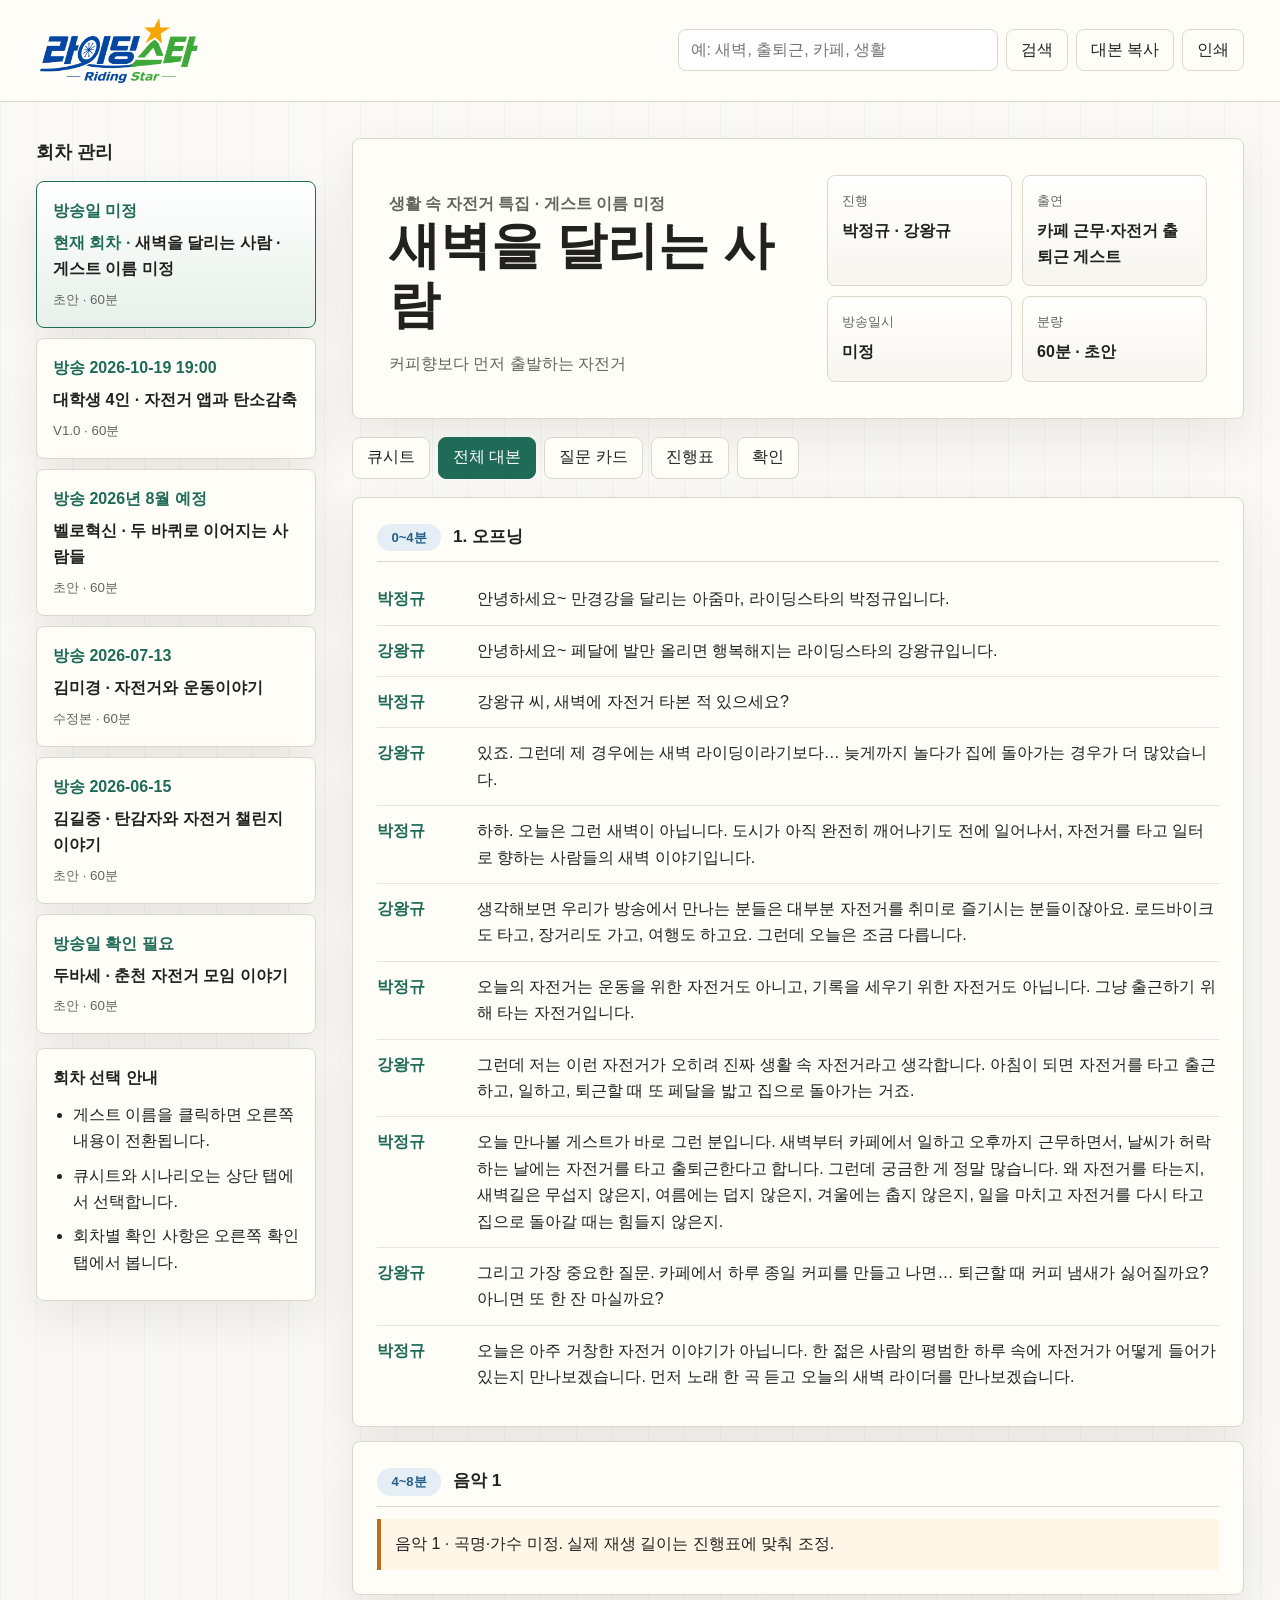
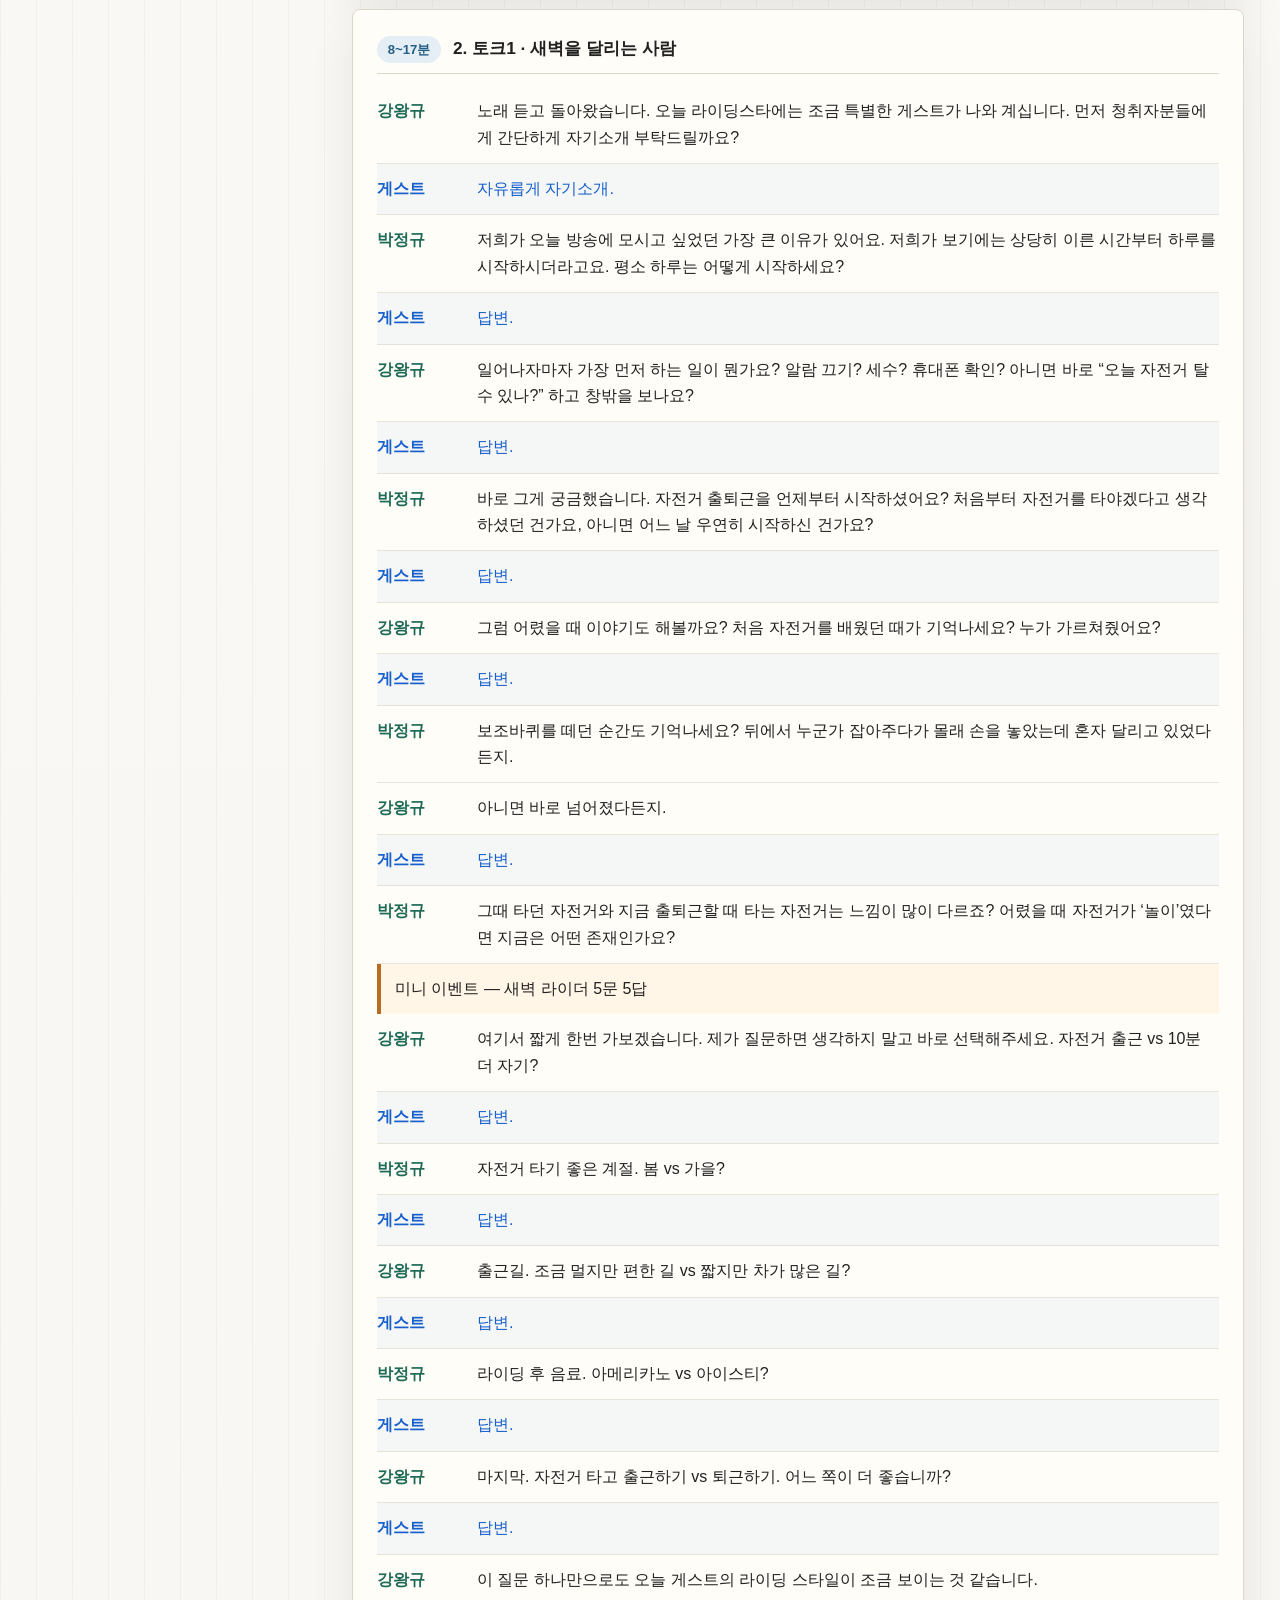
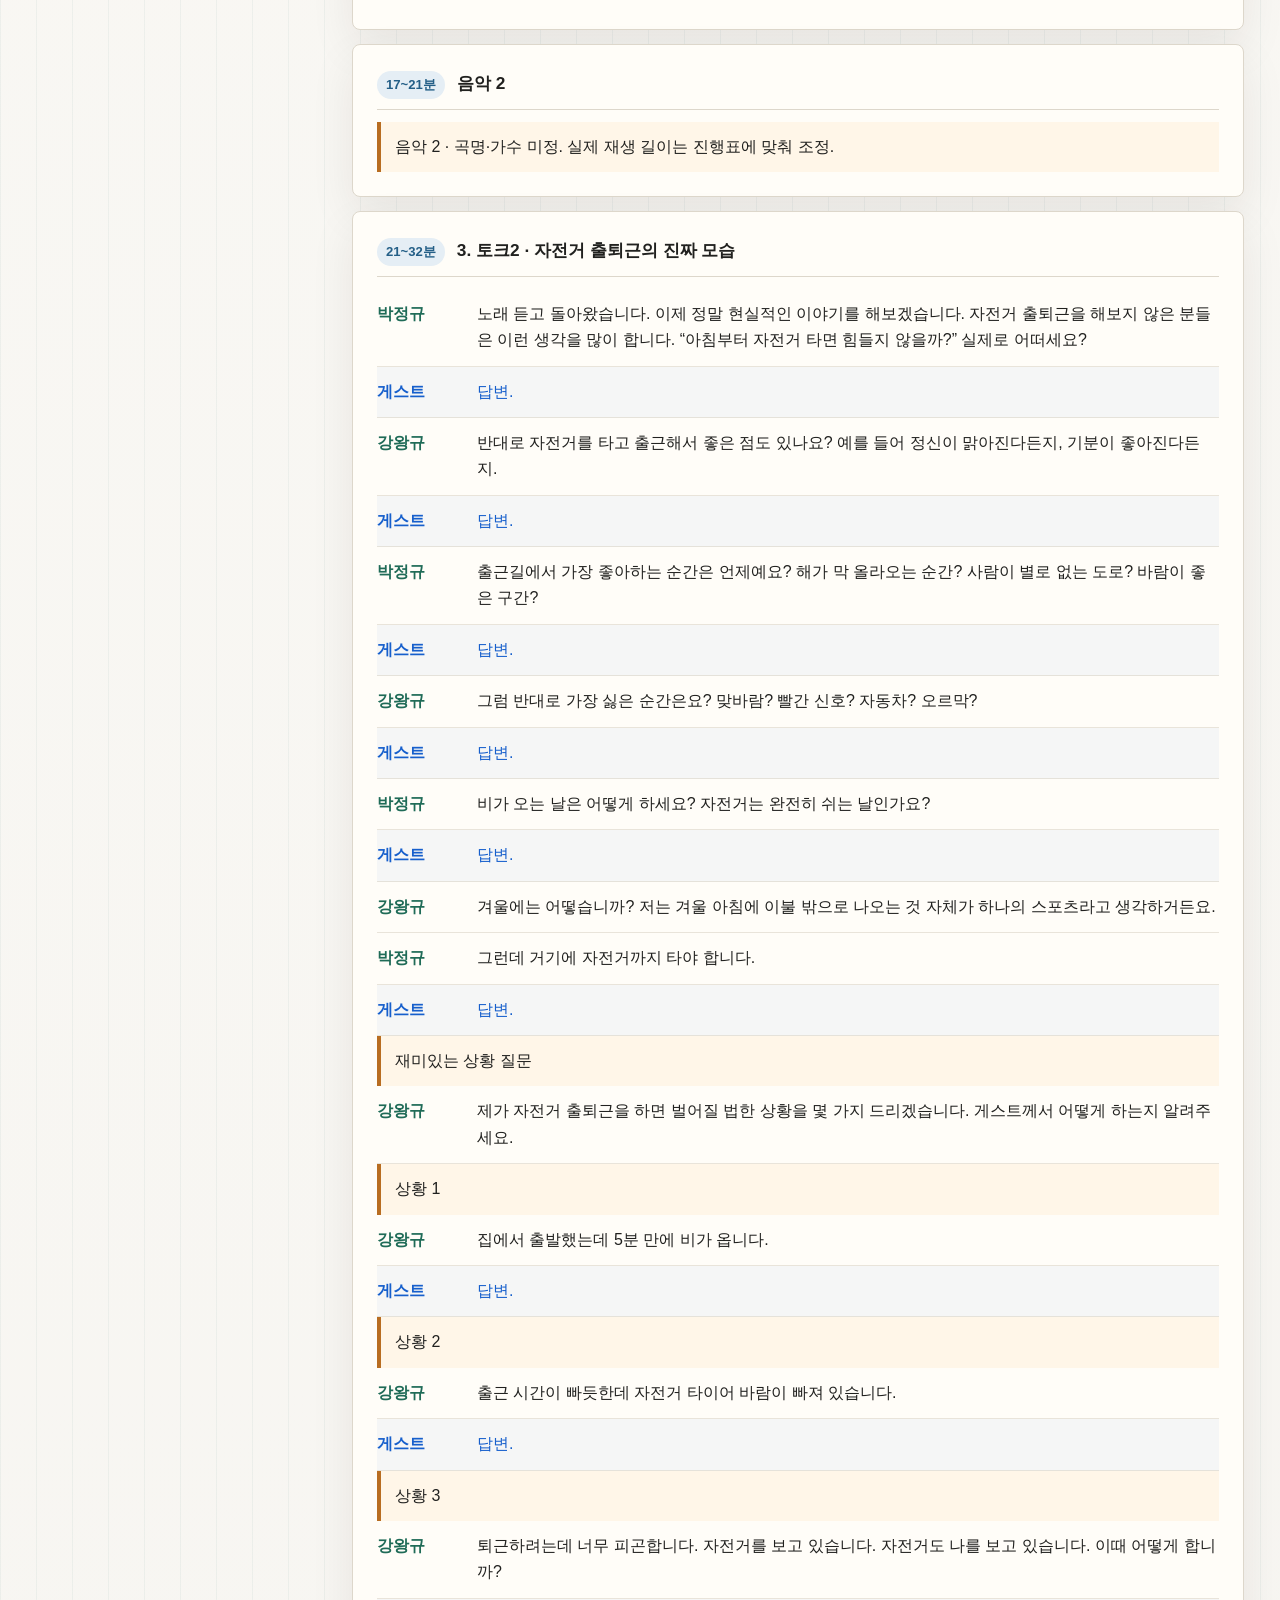
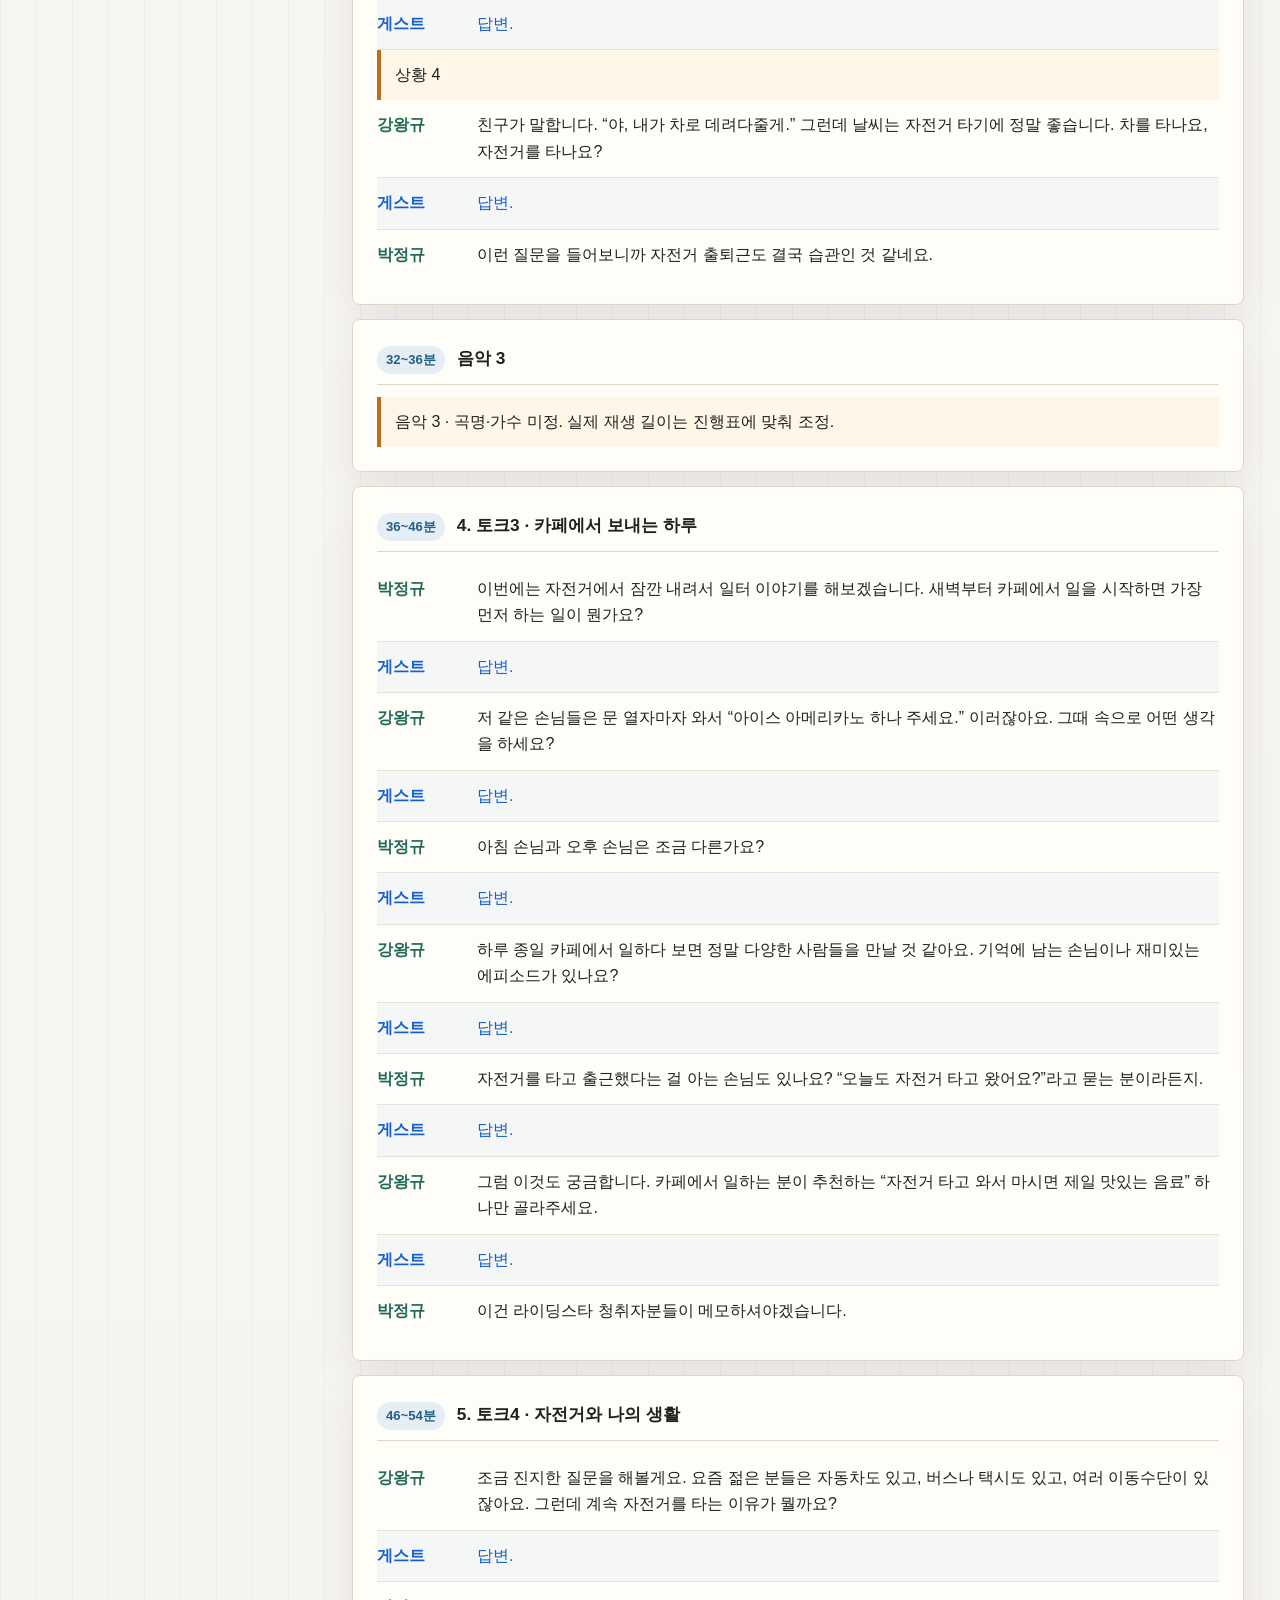
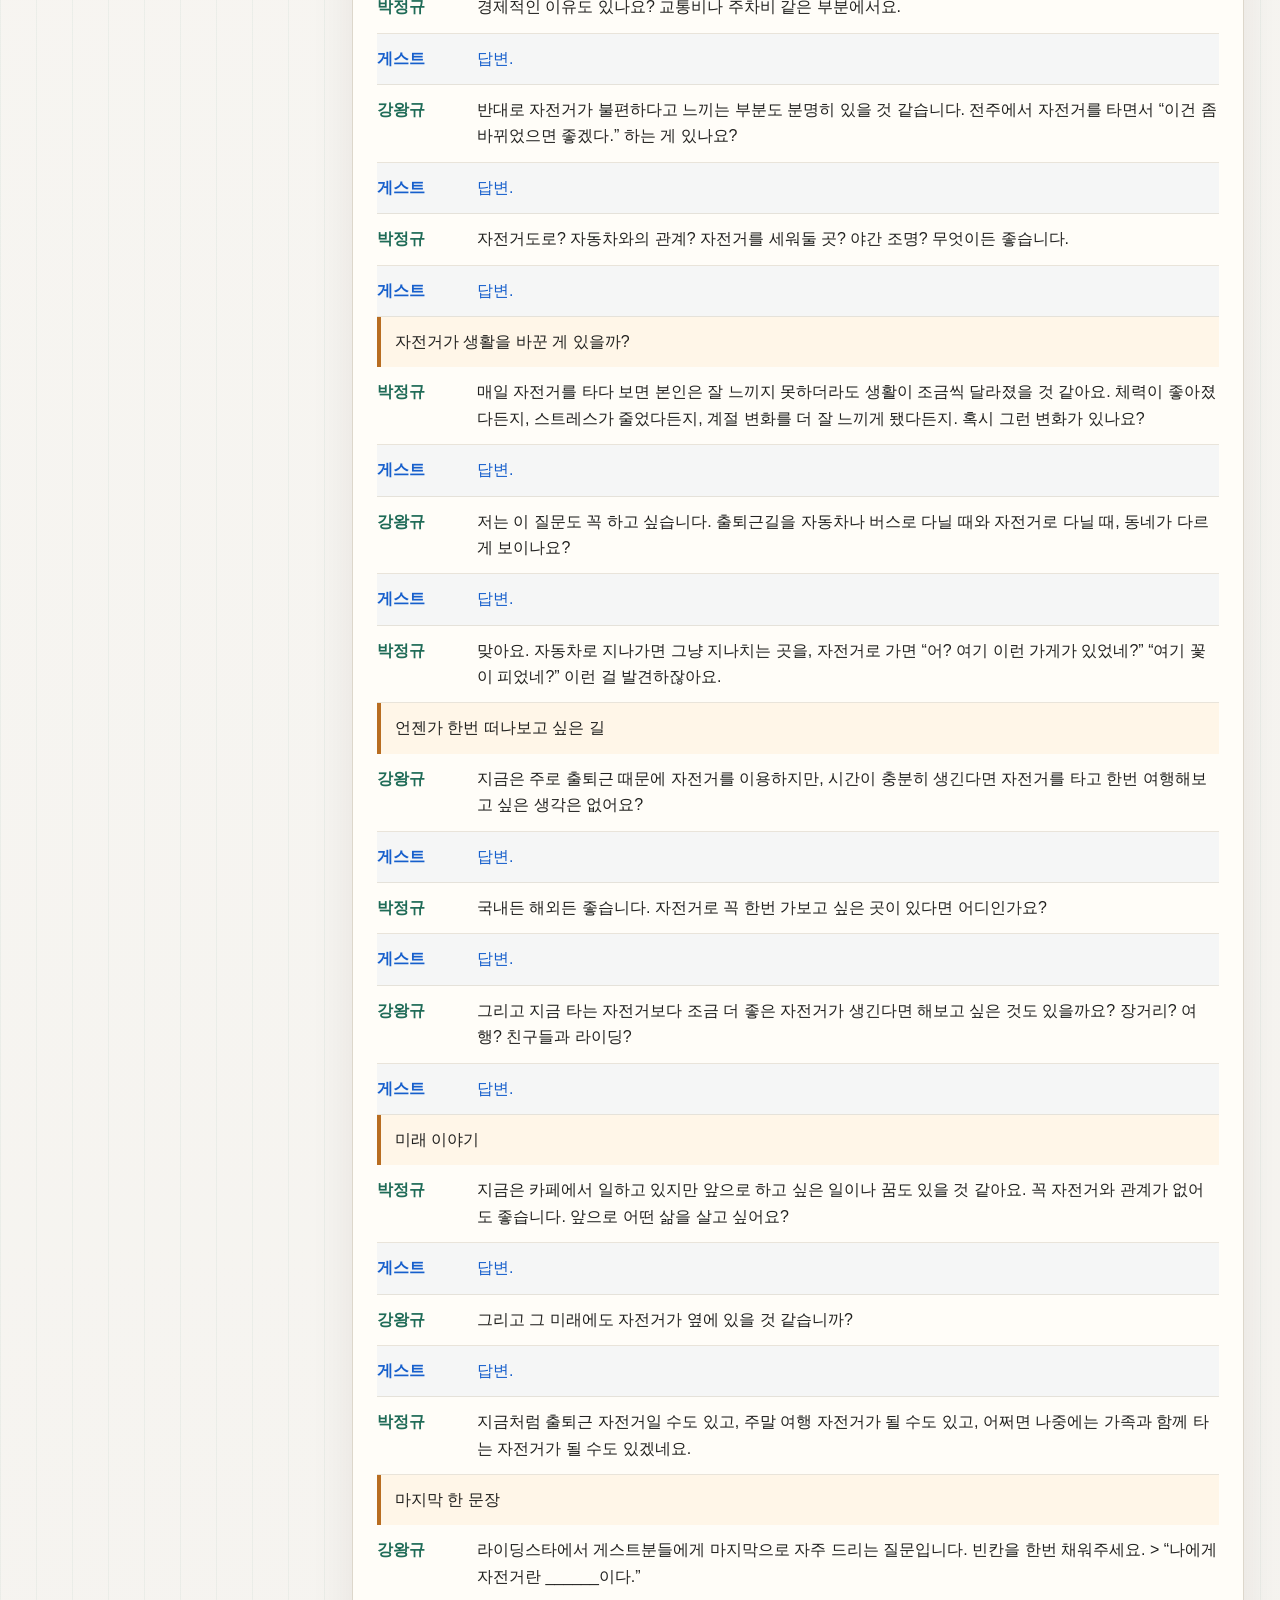
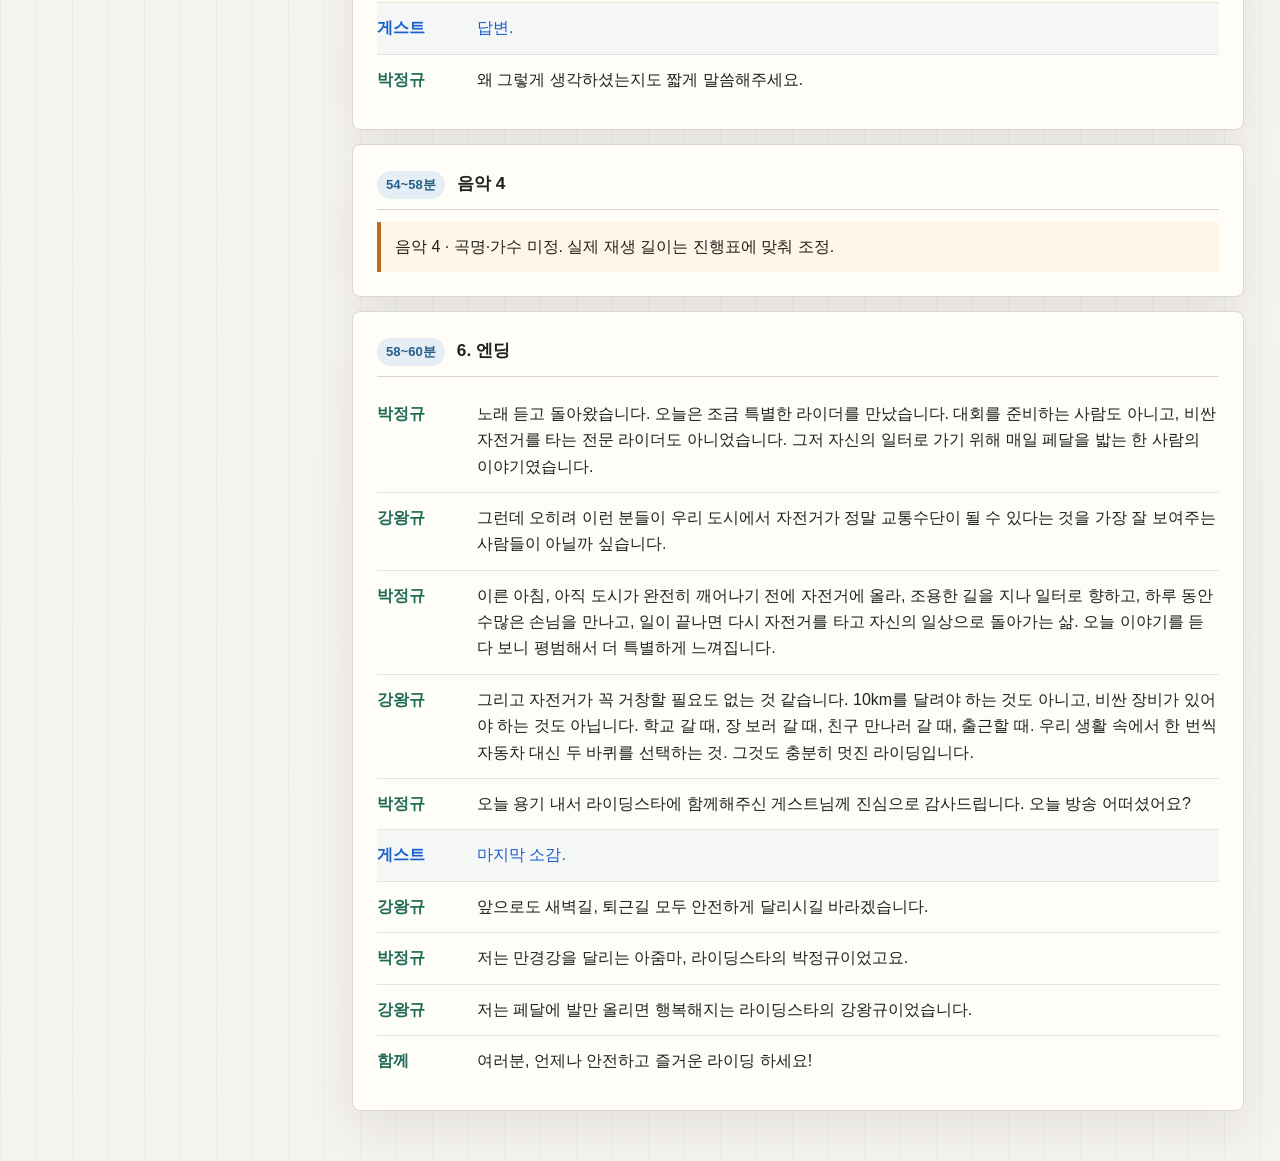
<file: index.html>
<!doctype html>
<html lang="ko">
  <head>
    <meta charset="utf-8" />
    <meta name="viewport" content="width=device-width, initial-scale=1" />
    <title>새벽을 달리는 사람 · 자전거 출퇴근 | 라이딩스타</title>
    <link rel="stylesheet" href="assets/styles.css" />
  </head>
  <body>
    <header class="topbar">
      <a class="brand" href="https://riding-star.vercel.app/" aria-label="Riding-star 메인페이지로 이동">
        <img class="brand-logo" src="assets/riding-star-logo-transparent.png" alt="라이딩스타" width="1152" height="503" />
      </a>
      <div class="toolbar" aria-label="문서 도구">
        <form class="search-form" role="search">
          <label class="search-label" for="script-search">검색</label>
          <div class="search-box">
            <input id="script-search" type="search" placeholder="예: 새벽, 출퇴근, 카페, 생활" />
            <button type="button" id="clear-search" class="search-clear" aria-label="검색어 지우기" hidden>×</button>
          </div>
          <button type="submit" id="search-submit">검색</button>
        </form>
        <button type="button" id="episode-menu-toggle" class="episode-menu-toggle" aria-controls="episode-panel" aria-expanded="false">회차 관리</button>
        <button type="button" id="copy-script">대본 복사</button>
        <button type="button" id="print-page">인쇄</button>
      </div>
    </header>

    <div class="layout">
            <aside class="sidebar" id="episode-panel" aria-label="회차 목록">
        <div class="sidebar-head">
          <h1>회차 관리</h1>
          <button type="button" id="episode-menu-close" class="sidebar-close" aria-label="회차 관리 닫기">×</button>
        </div>
        <a class="episode episode-switch current" href="index.html#script-view" data-episode-key="dawn" data-search-placeholder="예: 새벽, 출퇴근, 카페, 생활" aria-current="page">
          <span>방송일 미정</span>
          <strong>새벽을 달리는 사람 · 게스트 이름 미정</strong>
          <small>초안 · 60분</small>
        </a>
        <a class="episode episode-switch" href="student-bike-app.html#script-view" data-episode-key="students" data-search-placeholder="예: 대학생, 자전거 앱, 탄소감축, GPS">
          <span>방송 2026-10-19 19:00</span>
          <strong>대학생 4인 · 자전거 앱과 탄소감축</strong>
          <small>V1.0 · 60분</small>
        </a>
        <a class="episode episode-switch" href="velo-hyeoksin.html#script-view" data-episode-key="velo" data-search-placeholder="예: 벨로혁신, 부회장, 총무, 만경강">
          <span>방송 2026년 8월 예정</span>
          <strong>벨로혁신 · 두 바퀴로 이어지는 사람들</strong>
          <small>초안 · 60분</small>
        </a>
        <a class="episode episode-switch" href="kim-mikyung.html#script-view" data-episode-key="mikyung" data-search-placeholder="예: 장거리, 마라톤, 축구">
          <span>방송 2026-07-13</span>
          <strong>김미경 · 자전거와 운동이야기</strong>
          <small>수정본 · 60분</small>
        </a>
        <a class="episode episode-switch" href="tangamja.html#script-view" data-episode-key="giljung" data-search-placeholder="예: 탄감자, 보물찾기, 초여름">
          <span>방송 2026-06-15</span>
          <strong>김길중 · 탄감자와 자전거 챌린지 이야기</strong>
          <small>초안 · 60분</small>
        </a>
        <a class="episode episode-switch" href="dubase.html#script-view" data-episode-key="dubase" data-search-placeholder="예: 두바세, 춘천, 라이딩 문화">
          <span>방송일 확인 필요</span>
          <strong>두바세 · 춘천 자전거 모임 이야기</strong>
          <small>초안 · 60분</small>
        </a>
        <div class="sidebar-note">
          <strong>회차 선택 안내</strong>
          <ul>
            <li>게스트 이름을 클릭하면 오른쪽 내용이 전환됩니다.</li>
            <li>큐시트와 시나리오는 상단 탭에서 선택합니다.</li>
            <li>회차별 확인 사항은 오른쪽 확인 탭에서 봅니다.</li>
          </ul>
        </div>
      </aside>

      <main class="content">
        <section class="summary" aria-labelledby="page-title">
          <div>
            <p class="eyebrow">생활 속 자전거 특집 · 게스트 이름 미정</p>
            <h2 id="page-title">새벽을 달리는 사람</h2>
            <p>커피향보다 먼저 출발하는 자전거</p>
          </div>
          <dl class="meta-grid">
            <div><dt>진행</dt><dd>박정규 · 강왕규</dd></div>
            <div><dt>출연</dt><dd>카페 근무·자전거 출퇴근 게스트</dd></div>
            <div><dt>방송일시</dt><dd>미정</dd></div>
            <div><dt>분량</dt><dd>60분 · 초안</dd></div>
          </dl>
        </section>

        <nav class="tabs" aria-label="보기 전환">
          <button type="button" data-view="cue-view">큐시트</button>
          <button type="button" class="active" data-view="script-view">전체 대본</button>
          <button type="button" data-view="questions-view">질문 카드</button>
          <button type="button" data-view="run-view">진행표</button>
          <button type="button" data-view="check-view">확인</button>
        </nav>

        <section id="cue-view" class="view cue-view" aria-label="큐시트" hidden>
          <article class="cue-sheet">
            <header class="cue-title">
              <h3>[큐시트] 새벽을 달리는 사람</h3>
              <p>전주공동체라디오 <strong>93.5MHz</strong></p>
            </header>
            <table class="cue-meta" aria-label="큐시트 기본 정보">
              <tbody>
                <tr><th>프로그램명</th><td>라이딩스타 · 커피향보다 먼저 출발하는 자전거</td></tr>
                <tr><th>진행</th><td>박정규, 강왕규</td></tr>
                <tr><th>출연</th><td><span class="guest-name">카페에서 근무하며 자전거로 출퇴근하는 게스트(이름 미정)</span></td></tr>
                <tr><th>녹음장소</th><td>미정</td></tr>
                <tr><th>녹음일시</th><td>미정</td></tr>
                <tr><th>방송일시</th><td>미정</td></tr>
              </tbody>
            </table>
            <table class="cue-table" aria-label="큐시트 진행 흐름">
              <thead><tr><th>구성</th><th>시간</th><th>세부사항</th><th>출연</th></tr></thead>
              <tbody>
                <tr>
                  <td><strong>1. 오프닝</strong><small>커피향보다 먼저 출발하는 자전거</small></td>
                  <td>0~4분<br /><span>(4')</span></td>
                  <td><ul><li>시그널 뮤직과 진행자 인사</li><li>기록보다 생활 속 자전거 이야기</li></ul></td>
                  <td>진행자</td>
                </tr>
                <tr>
                  <td><strong>음악 1</strong><small>선곡 미정</small></td>
                  <td>4~8분<br /><span>(4')</span></td>
                  <td><ul><li>첫 만남 전 음악</li></ul></td>
                  <td>진행자</td>
                </tr>
                <tr>
                  <td><strong>2. 토크1 · 새벽을 달리는 사람</strong><small>하루의 시작과 첫 자전거 추억</small></td>
                  <td>8~17분<br /><span>(9')</span></td>
                  <td><ul><li>게스트 자기소개와 하루의 시작</li><li>자전거 출퇴근 계기와 어린 시절 추억</li><li>미니 이벤트: 새벽 라이더 5문 5답</li></ul></td>
                  <td>진행자 &amp;<br /><span class="guest-name">게스트</span></td>
                </tr>
                <tr>
                  <td><strong>음악 2</strong><small>선곡 미정</small></td>
                  <td>17~21분<br /><span>(4')</span></td>
                  <td><ul><li>자전거 출퇴근 이야기로 전환</li></ul></td>
                  <td>진행자</td>
                </tr>
                <tr>
                  <td><strong>3. 토크2 · 자전거 출퇴근의 진짜 모습</strong><small>날씨, 체력, 현실적인 선택</small></td>
                  <td>21~32분<br /><span>(11')</span></td>
                  <td><ul><li>출퇴근의 좋은 점과 힘든 순간</li><li>비와 추위 등 날씨에 따른 선택</li><li>재미있는 상황 질문 4가지</li></ul></td>
                  <td>진행자 &amp;<br /><span class="guest-name">게스트</span></td>
                </tr>
                <tr>
                  <td><strong>음악 3</strong><small>선곡 미정</small></td>
                  <td>32~36분<br /><span>(4')</span></td>
                  <td><ul><li>카페에서 보내는 하루로 전환</li></ul></td>
                  <td>진행자</td>
                </tr>
                <tr>
                  <td><strong>4. 토크3 · 카페에서 보내는 하루</strong><small>일터의 일상과 기억에 남는 손님</small></td>
                  <td>36~46분<br /><span>(10')</span></td>
                  <td><ul><li>카페의 아침 준비와 손님 이야기</li><li>자전거 출근을 아는 사람들의 반응</li><li>라이딩 후 마시고 싶은 음료</li></ul></td>
                  <td>진행자 &amp;<br /><span class="guest-name">게스트</span></td>
                </tr>
                <tr>
                  <td><strong>5. 토크4 · 자전거와 나의 생활</strong><small>이동의 선택, 생활의 변화, 미래의 꿈</small></td>
                  <td>46~54분<br /><span>(8')</span></td>
                  <td><ul><li>자전거를 선택하는 이유와 도시의 개선점</li><li>일상의 변화와 떠나보고 싶은 길</li><li>미래의 꿈과 ‘나에게 자전거란’ 한 문장</li></ul></td>
                  <td>진행자 &amp;<br /><span class="guest-name">게스트</span></td>
                </tr>
                <tr>
                  <td><strong>음악 4</strong><small>선곡 미정</small></td>
                  <td>54~58분<br /><span>(4')</span></td>
                  <td><ul><li>토크를 마무리하는 음악</li></ul></td>
                  <td>진행자</td>
                </tr>
                <tr>
                  <td><strong>6. 엔딩</strong><small>평범해서 더 특별한 생활 속 라이딩</small></td>
                  <td>58~60분<br /><span>(2')</span></td>
                  <td><ul><li>오늘 이야기 정리와 게스트 소감</li><li>박정규·강왕규 끝인사</li></ul></td>
                  <td>진행자 &amp;<br /><span class="guest-name">게스트</span></td>
                </tr>
              </tbody>
            </table>
          </article>
        </section>

        <section id="script-view" class="view active" aria-label="전체 대본">
          <article id="script-copy-source">
            <section class="script-block" data-start="0" data-end="4">
              <header><span>0~4분</span><h3>1. 오프닝</h3></header>
              <p class="line"><b>박정규</b><span>안녕하세요~ 만경강을 달리는 아줌마, 라이딩스타의 박정규입니다.</span></p>
              <p class="line"><b>강왕규</b><span>안녕하세요~ 페달에 발만 올리면 행복해지는 라이딩스타의 강왕규입니다.</span></p>
              <p class="line"><b>박정규</b><span>강왕규 씨, 새벽에 자전거 타본 적 있으세요?</span></p>
              <p class="line"><b>강왕규</b><span>있죠. 그런데 제 경우에는 새벽 라이딩이라기보다… 늦게까지 놀다가 집에 돌아가는 경우가 더 많았습니다.</span></p>
              <p class="line"><b>박정규</b><span>하하. 오늘은 그런 새벽이 아닙니다. 도시가 아직 완전히 깨어나기도 전에 일어나서, 자전거를 타고 일터로 향하는 사람들의 새벽 이야기입니다.</span></p>
              <p class="line"><b>강왕규</b><span>생각해보면 우리가 방송에서 만나는 분들은 대부분 자전거를 취미로 즐기시는 분들이잖아요. 로드바이크도 타고, 장거리도 가고, 여행도 하고요. 그런데 오늘은 조금 다릅니다.</span></p>
              <p class="line"><b>박정규</b><span>오늘의 자전거는 운동을 위한 자전거도 아니고, 기록을 세우기 위한 자전거도 아닙니다. 그냥 출근하기 위해 타는 자전거입니다.</span></p>
              <p class="line"><b>강왕규</b><span>그런데 저는 이런 자전거가 오히려 진짜 생활 속 자전거라고 생각합니다. 아침이 되면 자전거를 타고 출근하고, 일하고, 퇴근할 때 또 페달을 밟고 집으로 돌아가는 거죠.</span></p>
              <p class="line"><b>박정규</b><span>오늘 만나볼 게스트가 바로 그런 분입니다. 새벽부터 카페에서 일하고 오후까지 근무하면서, 날씨가 허락하는 날에는 자전거를 타고 출퇴근한다고 합니다. 그런데 궁금한 게 정말 많습니다. 왜 자전거를 타는지, 새벽길은 무섭지 않은지, 여름에는 덥지 않은지, 겨울에는 춥지 않은지, 일을 마치고 자전거를 다시 타고 집으로 돌아갈 때는 힘들지 않은지.</span></p>
              <p class="line"><b>강왕규</b><span>그리고 가장 중요한 질문. 카페에서 하루 종일 커피를 만들고 나면… 퇴근할 때 커피 냄새가 싫어질까요? 아니면 또 한 잔 마실까요?</span></p>
              <p class="line"><b>박정규</b><span>오늘은 아주 거창한 자전거 이야기가 아닙니다. 한 젊은 사람의 평범한 하루 속에 자전거가 어떻게 들어가 있는지 만나보겠습니다. 먼저 노래 한 곡 듣고 오늘의 새벽 라이더를 만나보겠습니다.</span></p>
            </section>

            <section class="script-block" data-start="4" data-end="8">
              <header><span>4~8분</span><h3>음악 1</h3></header>
              <p class="cue">음악 1 · 곡명·가수 미정. 실제 재생 길이는 진행표에 맞춰 조정.</p>
            </section>

            <section class="script-block" data-start="8" data-end="17">
              <header><span>8~17분</span><h3>2. 토크1 · 새벽을 달리는 사람</h3></header>
              <p class="line"><b>강왕규</b><span>노래 듣고 돌아왔습니다. 오늘 라이딩스타에는 조금 특별한 게스트가 나와 계십니다. 먼저 청취자분들에게 간단하게 자기소개 부탁드릴까요?</span></p>
              <p class="line guest-line"><b>게스트</b><span>자유롭게 자기소개.</span></p>
              <p class="line"><b>박정규</b><span>저희가 오늘 방송에 모시고 싶었던 가장 큰 이유가 있어요. 저희가 보기에는 상당히 이른 시간부터 하루를 시작하시더라고요. 평소 하루는 어떻게 시작하세요?</span></p>
              <p class="line guest-line"><b>게스트</b><span>답변.</span></p>
              <p class="line"><b>강왕규</b><span>일어나자마자 가장 먼저 하는 일이 뭔가요? 알람 끄기? 세수? 휴대폰 확인? 아니면 바로 “오늘 자전거 탈 수 있나?” 하고 창밖을 보나요?</span></p>
              <p class="line guest-line"><b>게스트</b><span>답변.</span></p>
              <p class="line"><b>박정규</b><span>바로 그게 궁금했습니다. 자전거 출퇴근을 언제부터 시작하셨어요? 처음부터 자전거를 타야겠다고 생각하셨던 건가요, 아니면 어느 날 우연히 시작하신 건가요?</span></p>
              <p class="line guest-line"><b>게스트</b><span>답변.</span></p>
              <p class="line"><b>강왕규</b><span>그럼 어렸을 때 이야기도 해볼까요? 처음 자전거를 배웠던 때가 기억나세요? 누가 가르쳐줬어요?</span></p>
              <p class="line guest-line"><b>게스트</b><span>답변.</span></p>
              <p class="line"><b>박정규</b><span>보조바퀴를 떼던 순간도 기억나세요? 뒤에서 누군가 잡아주다가 몰래 손을 놓았는데 혼자 달리고 있었다든지.</span></p>
              <p class="line"><b>강왕규</b><span>아니면 바로 넘어졌다든지.</span></p>
              <p class="line guest-line"><b>게스트</b><span>답변.</span></p>
              <p class="line"><b>박정규</b><span>그때 타던 자전거와 지금 출퇴근할 때 타는 자전거는 느낌이 많이 다르죠? 어렸을 때 자전거가 ‘놀이’였다면 지금은 어떤 존재인가요?</span></p>
              <p class="cue">미니 이벤트 ― 새벽 라이더 5문 5답</p>
              <p class="line"><b>강왕규</b><span>여기서 짧게 한번 가보겠습니다. 제가 질문하면 생각하지 말고 바로 선택해주세요. 자전거 출근 vs 10분 더 자기?</span></p>
              <p class="line guest-line"><b>게스트</b><span>답변.</span></p>
              <p class="line"><b>박정규</b><span>자전거 타기 좋은 계절. 봄 vs 가을?</span></p>
              <p class="line guest-line"><b>게스트</b><span>답변.</span></p>
              <p class="line"><b>강왕규</b><span>출근길. 조금 멀지만 편한 길 vs 짧지만 차가 많은 길?</span></p>
              <p class="line guest-line"><b>게스트</b><span>답변.</span></p>
              <p class="line"><b>박정규</b><span>라이딩 후 음료. 아메리카노 vs 아이스티?</span></p>
              <p class="line guest-line"><b>게스트</b><span>답변.</span></p>
              <p class="line"><b>강왕규</b><span>마지막. 자전거 타고 출근하기 vs 퇴근하기. 어느 쪽이 더 좋습니까?</span></p>
              <p class="line guest-line"><b>게스트</b><span>답변.</span></p>
              <p class="line"><b>강왕규</b><span>이 질문 하나만으로도 오늘 게스트의 라이딩 스타일이 조금 보이는 것 같습니다.</span></p>
            </section>

            <section class="script-block" data-start="17" data-end="21">
              <header><span>17~21분</span><h3>음악 2</h3></header>
              <p class="cue">음악 2 · 곡명·가수 미정. 실제 재생 길이는 진행표에 맞춰 조정.</p>
            </section>

            <section class="script-block" data-start="21" data-end="32">
              <header><span>21~32분</span><h3>3. 토크2 · 자전거 출퇴근의 진짜 모습</h3></header>
              <p class="line"><b>박정규</b><span>노래 듣고 돌아왔습니다. 이제 정말 현실적인 이야기를 해보겠습니다. 자전거 출퇴근을 해보지 않은 분들은 이런 생각을 많이 합니다. “아침부터 자전거 타면 힘들지 않을까?” 실제로 어떠세요?</span></p>
              <p class="line guest-line"><b>게스트</b><span>답변.</span></p>
              <p class="line"><b>강왕규</b><span>반대로 자전거를 타고 출근해서 좋은 점도 있나요? 예를 들어 정신이 맑아진다든지, 기분이 좋아진다든지.</span></p>
              <p class="line guest-line"><b>게스트</b><span>답변.</span></p>
              <p class="line"><b>박정규</b><span>출근길에서 가장 좋아하는 순간은 언제예요? 해가 막 올라오는 순간? 사람이 별로 없는 도로? 바람이 좋은 구간?</span></p>
              <p class="line guest-line"><b>게스트</b><span>답변.</span></p>
              <p class="line"><b>강왕규</b><span>그럼 반대로 가장 싫은 순간은요? 맞바람? 빨간 신호? 자동차? 오르막?</span></p>
              <p class="line guest-line"><b>게스트</b><span>답변.</span></p>
              <p class="line"><b>박정규</b><span>비가 오는 날은 어떻게 하세요? 자전거는 완전히 쉬는 날인가요?</span></p>
              <p class="line guest-line"><b>게스트</b><span>답변.</span></p>
              <p class="line"><b>강왕규</b><span>겨울에는 어떻습니까? 저는 겨울 아침에 이불 밖으로 나오는 것 자체가 하나의 스포츠라고 생각하거든요.</span></p>
              <p class="line"><b>박정규</b><span>그런데 거기에 자전거까지 타야 합니다.</span></p>
              <p class="line guest-line"><b>게스트</b><span>답변.</span></p>
              <p class="cue">재미있는 상황 질문</p>
              <p class="line"><b>강왕규</b><span>제가 자전거 출퇴근을 하면 벌어질 법한 상황을 몇 가지 드리겠습니다. 게스트께서 어떻게 하는지 알려주세요.</span></p>
              <p class="cue">상황 1</p>
              <p class="line"><b>강왕규</b><span>집에서 출발했는데 5분 만에 비가 옵니다.</span></p>
              <p class="line guest-line"><b>게스트</b><span>답변.</span></p>
              <p class="cue">상황 2</p>
              <p class="line"><b>강왕규</b><span>출근 시간이 빠듯한데 자전거 타이어 바람이 빠져 있습니다.</span></p>
              <p class="line guest-line"><b>게스트</b><span>답변.</span></p>
              <p class="cue">상황 3</p>
              <p class="line"><b>강왕규</b><span>퇴근하려는데 너무 피곤합니다. 자전거를 보고 있습니다. 자전거도 나를 보고 있습니다. 이때 어떻게 합니까?</span></p>
              <p class="line guest-line"><b>게스트</b><span>답변.</span></p>
              <p class="cue">상황 4</p>
              <p class="line"><b>강왕규</b><span>친구가 말합니다. “야, 내가 차로 데려다줄게.” 그런데 날씨는 자전거 타기에 정말 좋습니다. 차를 타나요, 자전거를 타나요?</span></p>
              <p class="line guest-line"><b>게스트</b><span>답변.</span></p>
              <p class="line"><b>박정규</b><span>이런 질문을 들어보니까 자전거 출퇴근도 결국 습관인 것 같네요.</span></p>
            </section>

            <section class="script-block" data-start="32" data-end="36">
              <header><span>32~36분</span><h3>음악 3</h3></header>
              <p class="cue">음악 3 · 곡명·가수 미정. 실제 재생 길이는 진행표에 맞춰 조정.</p>
            </section>

            <section class="script-block" data-start="36" data-end="46">
              <header><span>36~46분</span><h3>4. 토크3 · 카페에서 보내는 하루</h3></header>
              <p class="line"><b>박정규</b><span>이번에는 자전거에서 잠깐 내려서 일터 이야기를 해보겠습니다. 새벽부터 카페에서 일을 시작하면 가장 먼저 하는 일이 뭔가요?</span></p>
              <p class="line guest-line"><b>게스트</b><span>답변.</span></p>
              <p class="line"><b>강왕규</b><span>저 같은 손님들은 문 열자마자 와서 “아이스 아메리카노 하나 주세요.” 이러잖아요. 그때 속으로 어떤 생각을 하세요?</span></p>
              <p class="line guest-line"><b>게스트</b><span>답변.</span></p>
              <p class="line"><b>박정규</b><span>아침 손님과 오후 손님은 조금 다른가요?</span></p>
              <p class="line guest-line"><b>게스트</b><span>답변.</span></p>
              <p class="line"><b>강왕규</b><span>하루 종일 카페에서 일하다 보면 정말 다양한 사람들을 만날 것 같아요. 기억에 남는 손님이나 재미있는 에피소드가 있나요?</span></p>
              <p class="line guest-line"><b>게스트</b><span>답변.</span></p>
              <p class="line"><b>박정규</b><span>자전거를 타고 출근했다는 걸 아는 손님도 있나요? “오늘도 자전거 타고 왔어요?”라고 묻는 분이라든지.</span></p>
              <p class="line guest-line"><b>게스트</b><span>답변.</span></p>
              <p class="line"><b>강왕규</b><span>그럼 이것도 궁금합니다. 카페에서 일하는 분이 추천하는 “자전거 타고 와서 마시면 제일 맛있는 음료” 하나만 골라주세요.</span></p>
              <p class="line guest-line"><b>게스트</b><span>답변.</span></p>
              <p class="line"><b>박정규</b><span>이건 라이딩스타 청취자분들이 메모하셔야겠습니다.</span></p>
            </section>

            <section class="script-block" data-start="46" data-end="54">
              <header><span>46~54분</span><h3>5. 토크4 · 자전거와 나의 생활</h3></header>
              <p class="line"><b>강왕규</b><span>조금 진지한 질문을 해볼게요. 요즘 젊은 분들은 자동차도 있고, 버스나 택시도 있고, 여러 이동수단이 있잖아요. 그런데 계속 자전거를 타는 이유가 뭘까요?</span></p>
              <p class="line guest-line"><b>게스트</b><span>답변.</span></p>
              <p class="line"><b>박정규</b><span>경제적인 이유도 있나요? 교통비나 주차비 같은 부분에서요.</span></p>
              <p class="line guest-line"><b>게스트</b><span>답변.</span></p>
              <p class="line"><b>강왕규</b><span>반대로 자전거가 불편하다고 느끼는 부분도 분명히 있을 것 같습니다. 전주에서 자전거를 타면서 “이건 좀 바뀌었으면 좋겠다.” 하는 게 있나요?</span></p>
              <p class="line guest-line"><b>게스트</b><span>답변.</span></p>
              <p class="line"><b>박정규</b><span>자전거도로? 자동차와의 관계? 자전거를 세워둘 곳? 야간 조명? 무엇이든 좋습니다.</span></p>
              <p class="line guest-line"><b>게스트</b><span>답변.</span></p>
              <p class="cue">자전거가 생활을 바꾼 게 있을까?</p>
              <p class="line"><b>박정규</b><span>매일 자전거를 타다 보면 본인은 잘 느끼지 못하더라도 생활이 조금씩 달라졌을 것 같아요. 체력이 좋아졌다든지, 스트레스가 줄었다든지, 계절 변화를 더 잘 느끼게 됐다든지. 혹시 그런 변화가 있나요?</span></p>
              <p class="line guest-line"><b>게스트</b><span>답변.</span></p>
              <p class="line"><b>강왕규</b><span>저는 이 질문도 꼭 하고 싶습니다. 출퇴근길을 자동차나 버스로 다닐 때와 자전거로 다닐 때, 동네가 다르게 보이나요?</span></p>
              <p class="line guest-line"><b>게스트</b><span>답변.</span></p>
              <p class="line"><b>박정규</b><span>맞아요. 자동차로 지나가면 그냥 지나치는 곳을, 자전거로 가면 “어? 여기 이런 가게가 있었네?” “여기 꽃이 피었네?” 이런 걸 발견하잖아요.</span></p>
              <p class="cue">언젠가 한번 떠나보고 싶은 길</p>
              <p class="line"><b>강왕규</b><span>지금은 주로 출퇴근 때문에 자전거를 이용하지만, 시간이 충분히 생긴다면 자전거를 타고 한번 여행해보고 싶은 생각은 없어요?</span></p>
              <p class="line guest-line"><b>게스트</b><span>답변.</span></p>
              <p class="line"><b>박정규</b><span>국내든 해외든 좋습니다. 자전거로 꼭 한번 가보고 싶은 곳이 있다면 어디인가요?</span></p>
              <p class="line guest-line"><b>게스트</b><span>답변.</span></p>
              <p class="line"><b>강왕규</b><span>그리고 지금 타는 자전거보다 조금 더 좋은 자전거가 생긴다면 해보고 싶은 것도 있을까요? 장거리? 여행? 친구들과 라이딩?</span></p>
              <p class="line guest-line"><b>게스트</b><span>답변.</span></p>
              <p class="cue">미래 이야기</p>
              <p class="line"><b>박정규</b><span>지금은 카페에서 일하고 있지만 앞으로 하고 싶은 일이나 꿈도 있을 것 같아요. 꼭 자전거와 관계가 없어도 좋습니다. 앞으로 어떤 삶을 살고 싶어요?</span></p>
              <p class="line guest-line"><b>게스트</b><span>답변.</span></p>
              <p class="line"><b>강왕규</b><span>그리고 그 미래에도 자전거가 옆에 있을 것 같습니까?</span></p>
              <p class="line guest-line"><b>게스트</b><span>답변.</span></p>
              <p class="line"><b>박정규</b><span>지금처럼 출퇴근 자전거일 수도 있고, 주말 여행 자전거가 될 수도 있고, 어쩌면 나중에는 가족과 함께 타는 자전거가 될 수도 있겠네요.</span></p>
              <p class="cue">마지막 한 문장</p>
              <p class="line"><b>강왕규</b><span>라이딩스타에서 게스트분들에게 마지막으로 자주 드리는 질문입니다. 빈칸을 한번 채워주세요. &gt; “나에게 자전거란 ______이다.”</span></p>
              <p class="line guest-line"><b>게스트</b><span>답변.</span></p>
              <p class="line"><b>박정규</b><span>왜 그렇게 생각하셨는지도 짧게 말씀해주세요.</span></p>
            </section>

            <section class="script-block" data-start="54" data-end="58">
              <header><span>54~58분</span><h3>음악 4</h3></header>
              <p class="cue">음악 4 · 곡명·가수 미정. 실제 재생 길이는 진행표에 맞춰 조정.</p>
            </section>

            <section class="script-block" data-start="58" data-end="60">
              <header><span>58~60분</span><h3>6. 엔딩</h3></header>
              <p class="line"><b>박정규</b><span>노래 듣고 돌아왔습니다. 오늘은 조금 특별한 라이더를 만났습니다. 대회를 준비하는 사람도 아니고, 비싼 자전거를 타는 전문 라이더도 아니었습니다. 그저 자신의 일터로 가기 위해 매일 페달을 밟는 한 사람의 이야기였습니다.</span></p>
              <p class="line"><b>강왕규</b><span>그런데 오히려 이런 분들이 우리 도시에서 자전거가 정말 교통수단이 될 수 있다는 것을 가장 잘 보여주는 사람들이 아닐까 싶습니다.</span></p>
              <p class="line"><b>박정규</b><span>이른 아침, 아직 도시가 완전히 깨어나기 전에 자전거에 올라, 조용한 길을 지나 일터로 향하고, 하루 동안 수많은 손님을 만나고, 일이 끝나면 다시 자전거를 타고 자신의 일상으로 돌아가는 삶. 오늘 이야기를 듣다 보니 평범해서 더 특별하게 느껴집니다.</span></p>
              <p class="line"><b>강왕규</b><span>그리고 자전거가 꼭 거창할 필요도 없는 것 같습니다. 10km를 달려야 하는 것도 아니고, 비싼 장비가 있어야 하는 것도 아닙니다. 학교 갈 때, 장 보러 갈 때, 친구 만나러 갈 때, 출근할 때. 우리 생활 속에서 한 번씩 자동차 대신 두 바퀴를 선택하는 것. 그것도 충분히 멋진 라이딩입니다.</span></p>
              <p class="line"><b>박정규</b><span>오늘 용기 내서 라이딩스타에 함께해주신 게스트님께 진심으로 감사드립니다. 오늘 방송 어떠셨어요?</span></p>
              <p class="line guest-line"><b>게스트</b><span>마지막 소감.</span></p>
              <p class="line"><b>강왕규</b><span>앞으로도 새벽길, 퇴근길 모두 안전하게 달리시길 바라겠습니다.</span></p>
              <p class="line"><b>박정규</b><span>저는 만경강을 달리는 아줌마, 라이딩스타의 박정규이었고요.</span></p>
              <p class="line"><b>강왕규</b><span>저는 페달에 발만 올리면 행복해지는 라이딩스타의 강왕규이었습니다.</span></p>
              <p class="line"><b>함께</b><span>여러분, 언제나 안전하고 즐거운 라이딩 하세요!</span></p>
            </section>
          </article>
        </section>

        <section id="questions-view" class="view" aria-label="질문 카드" hidden>
          <div class="question-grid">
            <article>
              <h3>하루의 시작과 자전거 추억</h3>
              <ul><li>공개하기 편한 범위에서 자기소개와 평소 하루의 시작을 들려주세요.</li><li>자전거 출퇴근은 언제, 어떤 계기로 시작하셨나요?</li><li>처음 자전거를 배울 때 누가 가르쳐주셨고, 보조바퀴를 떼던 순간도 기억나세요?</li><li>어렸을 때 자전거가 놀이였다면, 지금은 어떤 존재인가요?</li></ul>
            </article>
            <article>
              <h3>새벽 라이더 5문 5답</h3>
              <ul><li>자전거 출근 vs 10분 더 자기?</li><li>자전거 타기 좋은 계절, 봄 vs 가을?</li><li>조금 멀지만 편한 길 vs 짧지만 차가 많은 길?</li><li>라이딩 후 음료, 아메리카노 vs 아이스티?</li><li>자전거로 출근하기 vs 퇴근하기?</li></ul>
            </article>
            <article>
              <h3>출퇴근의 진짜 모습</h3>
              <ul><li>아침부터 자전거로 출근하면 실제로 힘든가요? 반대로 좋은 점은요?</li><li>출근길에서 가장 좋아하는 순간과 가장 싫은 순간은 무엇인가요?</li><li>비 오는 날이나 추운 겨울에는 어떤 이동수단을 선택하시나요?</li></ul>
            </article>
            <article>
              <h3>상황 질문 4가지</h3>
              <ul><li>출발한 지 5분 만에 비가 오면 어떻게 하나요?</li><li>출근 시간이 빠듯한데 타이어 바람이 빠져 있다면요?</li><li>일을 마치고 너무 피곤한데 자전거로 돌아가야 한다면 어떻게 하나요?</li><li>자전거 타기 좋은 날, 친구가 차로 데려다준다고 하면 무엇을 선택하나요?</li></ul>
            </article>
            <article>
              <h3>카페에서 보내는 하루</h3>
              <ul><li>카페에 도착하면 가장 먼저 하는 일은 무엇인가요?</li><li>아침 손님과 오후 손님은 어떻게 다른가요?</li><li>손님을 특정하지 않는 범위에서 기억에 남는 에피소드가 있나요?</li><li>자전거로 출근하는 것을 아는 손님도 있나요?</li><li>자전거를 타고 온 뒤 마시면 좋은 음료를 하나 고른다면요?</li></ul>
            </article>
            <article>
              <h3>이동의 선택과 일상의 변화</h3>
              <ul><li>다른 이동수단 대신 계속 자전거를 타는 이유는 무엇인가요? 경제적인 이유도 있나요?</li><li>자전거도로, 주차 공간, 야간 조명 등 전주에서 달라졌으면 하는 점은요?</li><li>자전거를 타면서 체력, 스트레스, 계절을 느끼는 방식에 변화가 있었나요?</li><li>자동차나 버스로 다닐 때와 비교하면 동네가 다르게 보이나요?</li></ul>
            </article>
            <article>
              <h3>여행, 미래, 마지막 한 문장</h3>
              <ul><li>시간이 충분히 생기면 자전거로 여행해보고 싶은 곳은 어디인가요?</li><li>더 좋은 자전거가 생긴다면 장거리, 여행, 친구와 라이딩 중 무엇을 해보고 싶나요?</li><li>앞으로 하고 싶은 일이나 살고 싶은 삶은 어떤 모습인가요?</li><li>그 미래에도 자전거가 곁에 있을까요?</li><li>‘나에게 자전거란 ______이다’를 완성하고 이유를 들려주세요.</li></ul>
            </article>
          </div>
        </section>

        <section id="run-view" class="view" aria-label="진행표" hidden>
          <div class="table-wrap">
            <table>
              <thead><tr><th>순서</th><th>코너</th><th>시간</th><th>핵심</th></tr></thead>
              <tbody>
                <tr><td>1</td><td>1. 오프닝</td><td>0~4분 (4분)</td><td>시그널 뮤직과 진행자 인사 / 기록보다 생활 속 자전거 이야기</td></tr>
                <tr><td>2</td><td>음악 1</td><td>4~8분 (4분)</td><td>첫 만남 전 음악</td></tr>
                <tr><td>3</td><td>2. 토크1 · 새벽을 달리는 사람</td><td>8~17분 (9분)</td><td>게스트 자기소개와 하루의 시작 / 자전거 출퇴근 계기와 어린 시절 추억 / 미니 이벤트: 새벽 라이더 5문 5답</td></tr>
                <tr><td>4</td><td>음악 2</td><td>17~21분 (4분)</td><td>자전거 출퇴근 이야기로 전환</td></tr>
                <tr><td>5</td><td>3. 토크2 · 자전거 출퇴근의 진짜 모습</td><td>21~32분 (11분)</td><td>출퇴근의 좋은 점과 힘든 순간 / 비와 추위 등 날씨에 따른 선택 / 재미있는 상황 질문 4가지</td></tr>
                <tr><td>6</td><td>음악 3</td><td>32~36분 (4분)</td><td>카페에서 보내는 하루로 전환</td></tr>
                <tr><td>7</td><td>4. 토크3 · 카페에서 보내는 하루</td><td>36~46분 (10분)</td><td>카페의 아침 준비와 손님 이야기 / 자전거 출근을 아는 사람들의 반응 / 라이딩 후 마시고 싶은 음료</td></tr>
                <tr><td>8</td><td>5. 토크4 · 자전거와 나의 생활</td><td>46~54분 (8분)</td><td>자전거를 선택하는 이유와 도시의 개선점 / 일상의 변화와 떠나보고 싶은 길 / 미래의 꿈과 ‘나에게 자전거란’ 한 문장</td></tr>
                <tr><td>9</td><td>음악 4</td><td>54~58분 (4분)</td><td>토크를 마무리하는 음악</td></tr>
                <tr><td>10</td><td>6. 엔딩</td><td>58~60분 (2분)</td><td>오늘 이야기 정리와 게스트 소감 / 박정규·강왕규 끝인사</td></tr>
              </tbody>
            </table>
          </div>
          <div class="source-note">
            <h3>진행 메모</h3>
            <p>토크4는 질문이 많으므로 ‘자전거를 선택하는 이유’, ‘생활의 변화’, ‘미래와 마지막 한 문장’을 우선합니다. 여행 등 추가 질문은 남은 시간에 맞춰 선택합니다.</p>
            <p>54분에는 음악 4, 58분에는 엔딩을 시작합니다. 음악 4곡은 각 4분 편성이며 실제 곡 길이에 따라 토크 시간을 조정합니다.</p>
          </div>
        </section>

        <section id="check-view" class="view" aria-label="확인 항목" hidden>
          <div class="check-panel">
            <h3>방송 전 확인</h3>
            <label><input type="checkbox" /> 게스트의 방송용 이름 또는 호칭과 소개 문구 확인</label>
            <label><input type="checkbox" /> 방송일시, 녹음일시와 장소 확정</label>
            <label><input type="checkbox" /> 음악 4곡의 곡명·가수·재생 길이 확정</label>
            <label><input type="checkbox" /> 근무 매장명, 근무시간, 거주지·출퇴근 경로의 공개 범위 사전 동의</label>
            <label><input type="checkbox" /> 손님·동료 에피소드에서 개인이나 매장이 특정되지 않는지 확인</label>
            <label><input type="checkbox" /> 자전거 출퇴근 계기, 기억에 남는 경험, 가보고 싶은 곳 사전 확인</label>
            <label><input type="checkbox" /> 토크4는 핵심 질문 위주로 진행하고 54분 음악·58분 엔딩 시간 확보</label>
            <label><input type="checkbox" /> 미정 게스트 이름을 확인한 뒤 소개 및 엔딩 호칭 최종 점검</label>
          </div>
          <div class="source-note">
            <h3>게스트 소개와 공개 범위</h3>
            <p>카페에서 근무하며 자전거로 출퇴근하는 게스트입니다. 이름은 아직 확인되지 않아 대본에는 ‘게스트’, 직접 부르는 대사에는 ‘게스트님’으로 표기했습니다.</p>
            <p>본인 동의 전에는 근무 매장명, 정확한 근무시간·출퇴근 경로·거주지를 공개하지 않습니다. 자기소개와 손님 이야기도 공개하기 편한 범위에서 진행합니다.</p>
          </div>
          <div class="source-note">
            <h3>자료 메모</h3>
            <p>사용자 제공 ‘붙여넣은 텍스트.txt’의 「새벽을 달리는 사람 · 커피향보다 먼저 출발하는 자전거」 원고를 반영했습니다.</p>
            <p>진행자는 박정규·강왕규로 통일했습니다. 게스트의 답변은 임의로 작성하지 않았으며, 이름·방송일·녹음 일정·장소·선곡 4곡은 미정입니다.</p>
          </div>
        </section>
      </main>
    </div>
    <div id="panel-backdrop" class="panel-backdrop" hidden></div>

    <script src="assets/app.js"></script>
  </body>
</html>
</file>
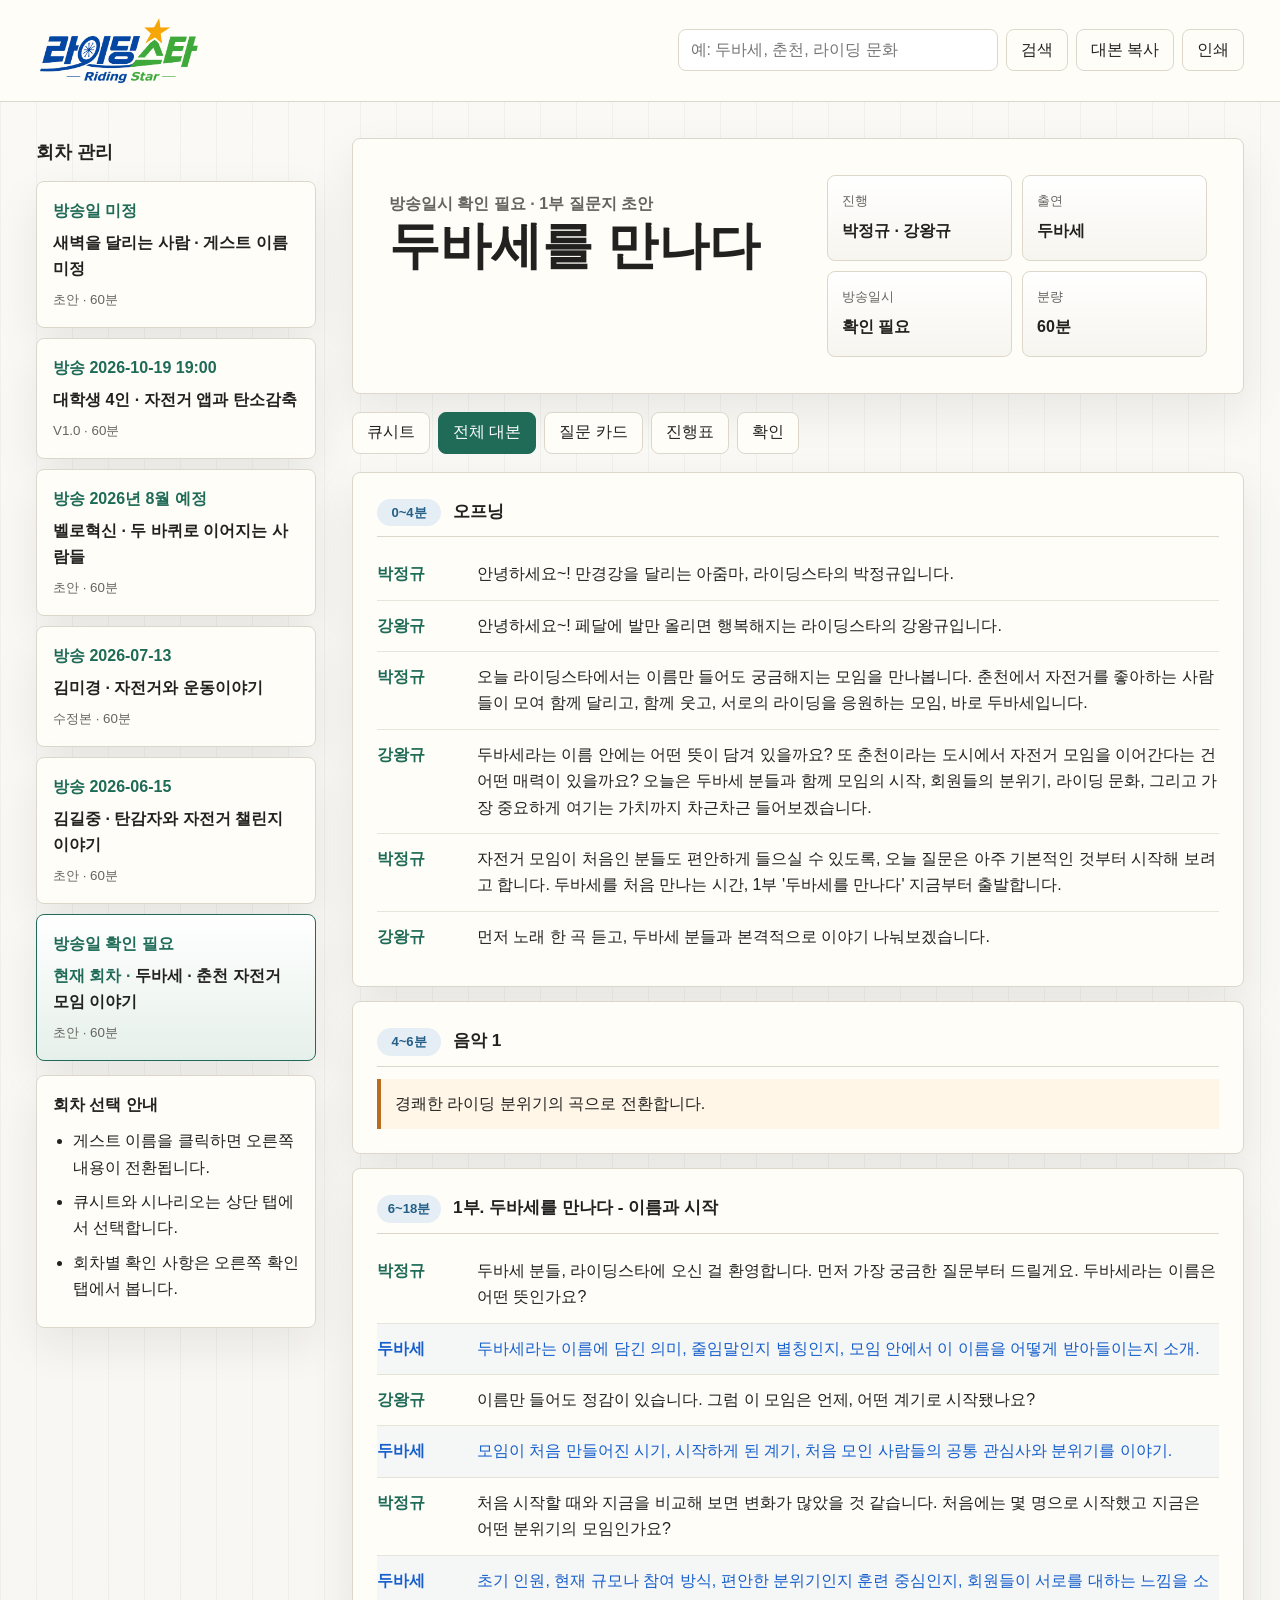
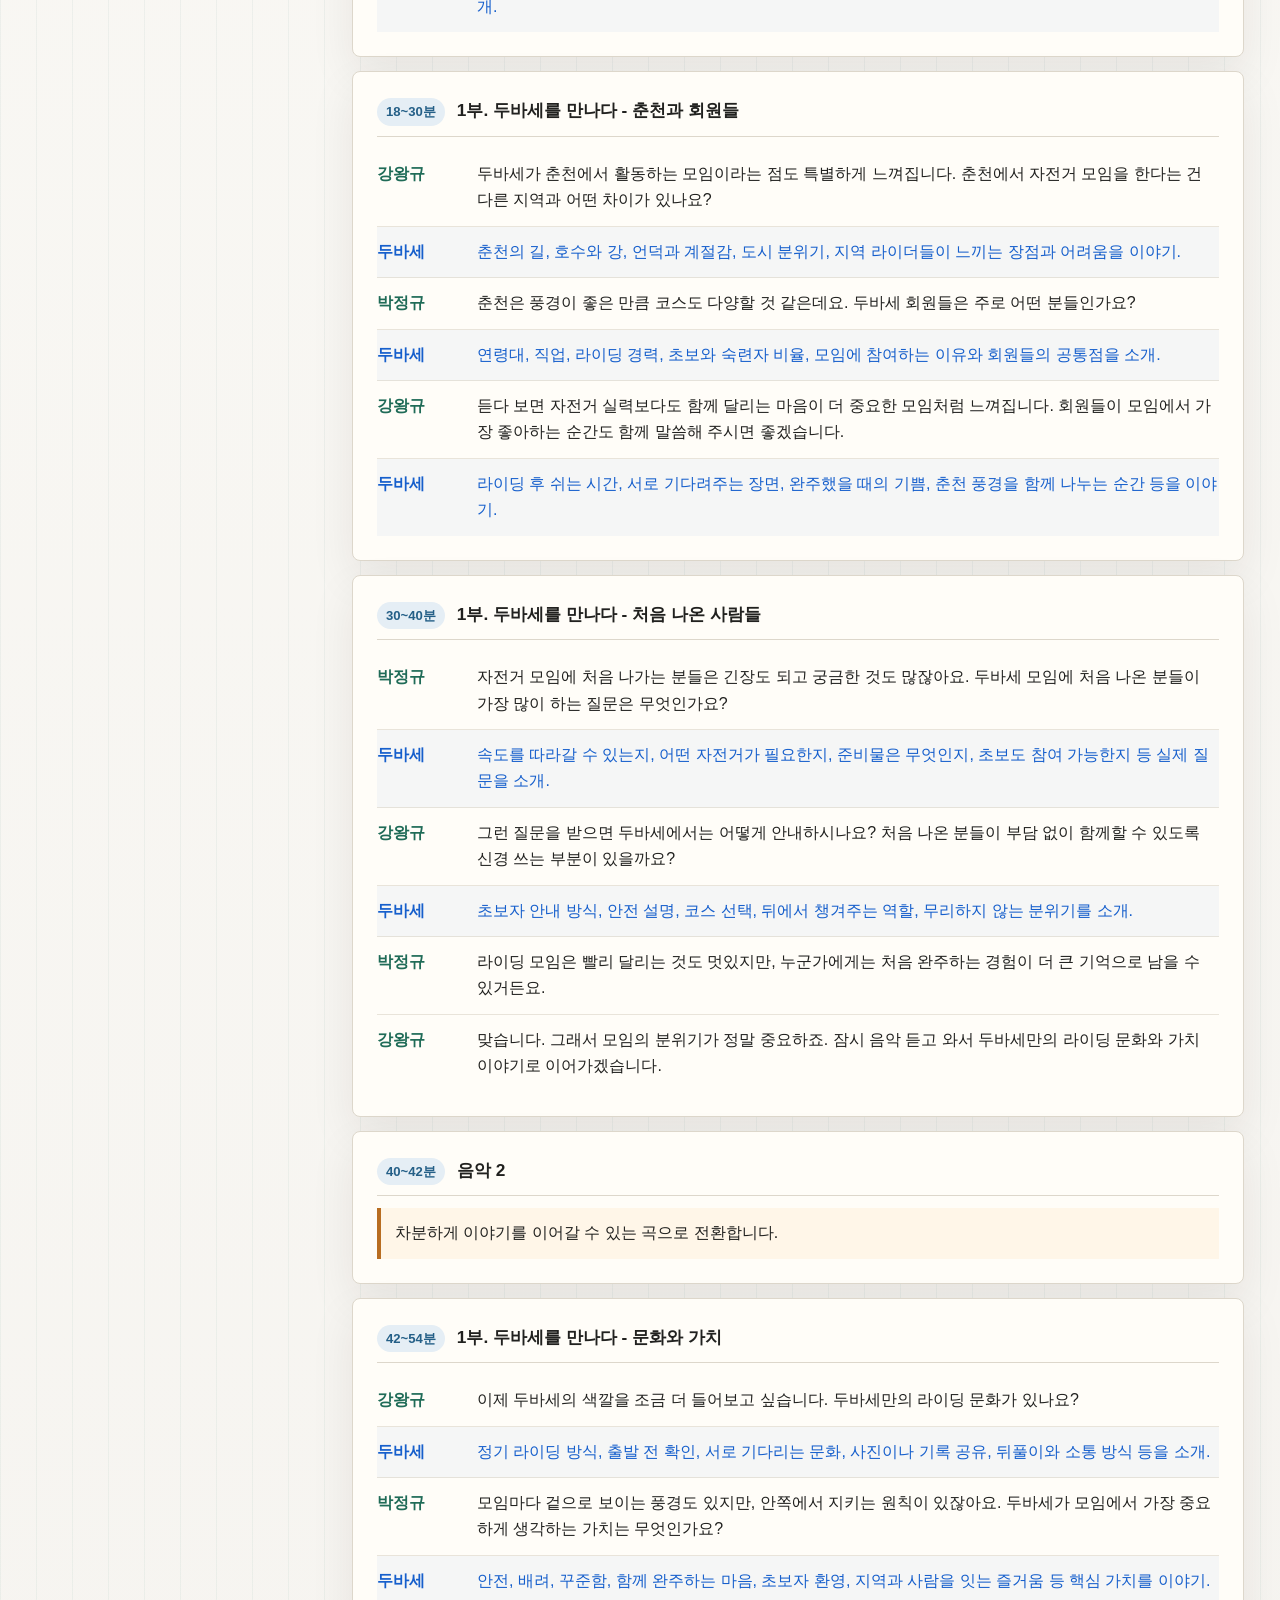
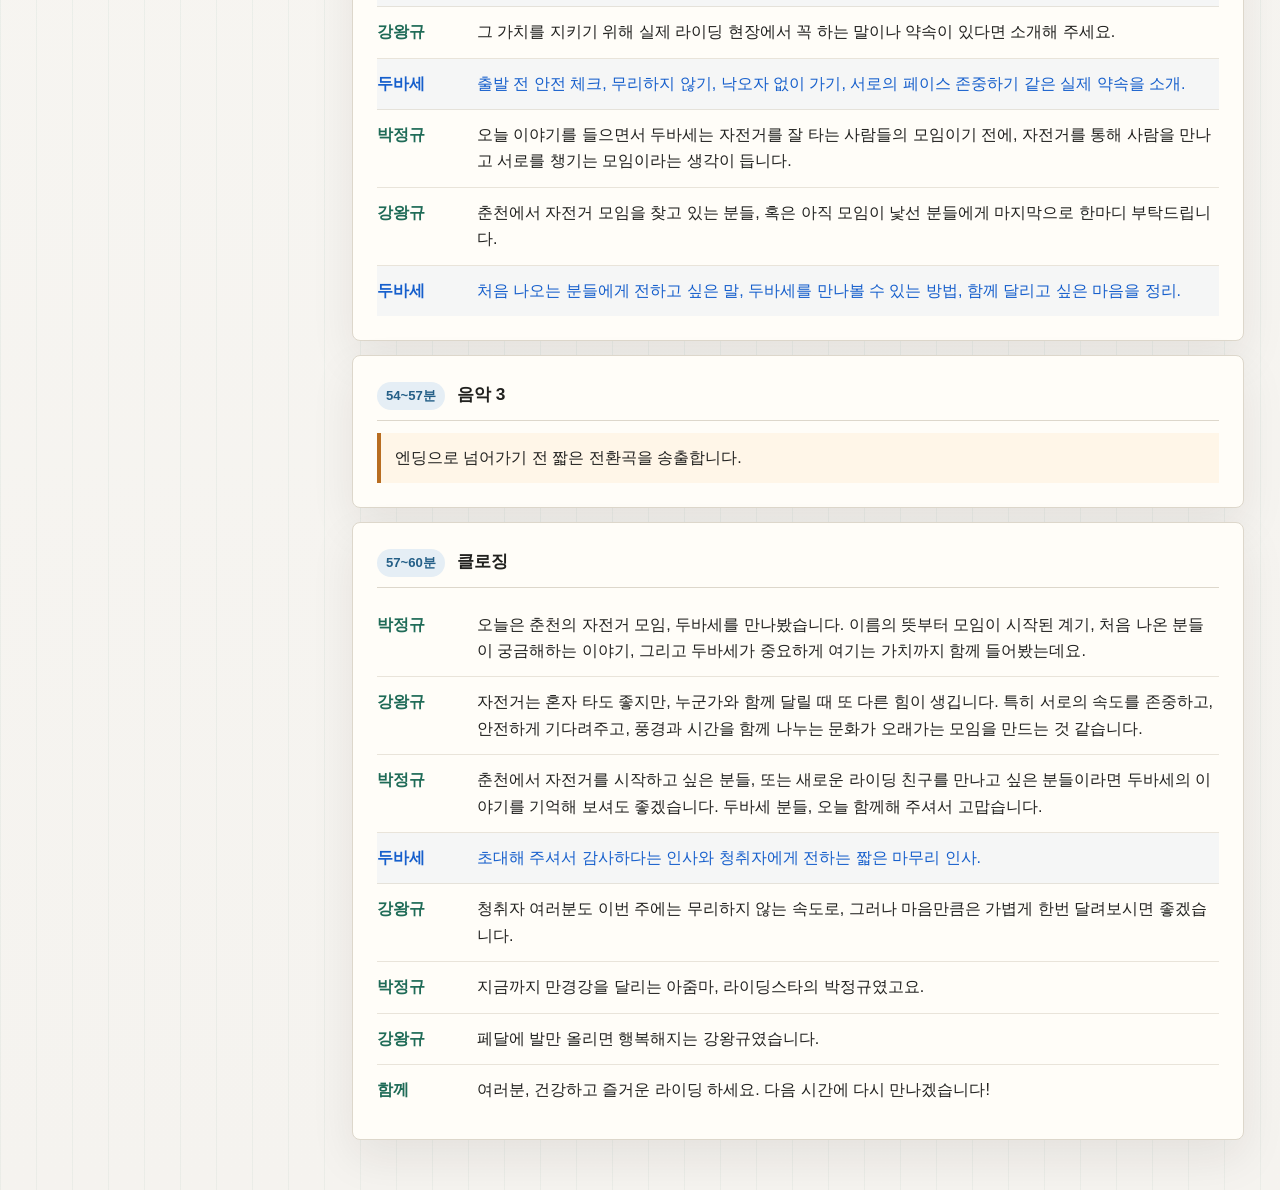
<file: dubase.html>
<!doctype html>
<html lang="ko">
  <head>
    <meta charset="utf-8" />
    <meta name="viewport" content="width=device-width, initial-scale=1" />
    <title>두바세 · 춘천 자전거 모임 이야기</title>
    <link rel="stylesheet" href="assets/styles.css" />
  </head>
  <body>
    <header class="topbar">
      <a class="brand" href="https://riding-star.vercel.app/" aria-label="Riding-star 메인페이지로 이동">
        <img class="brand-logo" src="assets/riding-star-logo-transparent.png" alt="라이딩스타" width="1152" height="503" />
      </a>
      <div class="toolbar" aria-label="문서 도구">
        <form class="search-form" role="search">
          <label class="search-label" for="script-search">검색</label>
          <div class="search-box">
            <input id="script-search" type="search" placeholder="예: 두바세, 춘천, 라이딩 문화" />
            <button type="button" id="clear-search" class="search-clear" aria-label="검색어 지우기" hidden>×</button>
          </div>
          <button type="submit" id="search-submit">검색</button>
        </form>
        <button type="button" id="episode-menu-toggle" class="episode-menu-toggle" aria-controls="episode-panel" aria-expanded="false">회차 관리</button>
        <button type="button" id="copy-script">대본 복사</button>
        <button type="button" id="print-page">인쇄</button>
      </div>
    </header>

    <div class="layout">
            <aside class="sidebar" id="episode-panel" aria-label="회차 목록">
        <div class="sidebar-head">
          <h1>회차 관리</h1>
          <button type="button" id="episode-menu-close" class="sidebar-close" aria-label="회차 관리 닫기">×</button>
        </div>
        <a class="episode episode-switch" href="index.html#script-view" data-episode-key="dawn" data-search-placeholder="예: 새벽, 출퇴근, 카페, 생활">
          <span>방송일 미정</span>
          <strong>새벽을 달리는 사람 · 게스트 이름 미정</strong>
          <small>초안 · 60분</small>
        </a>
        <a class="episode episode-switch" href="student-bike-app.html#script-view" data-episode-key="students" data-search-placeholder="예: 대학생, 자전거 앱, 탄소감축, GPS">
          <span>방송 2026-10-19 19:00</span>
          <strong>대학생 4인 · 자전거 앱과 탄소감축</strong>
          <small>V1.0 · 60분</small>
        </a>
        <a class="episode episode-switch" href="velo-hyeoksin.html#script-view" data-episode-key="velo" data-search-placeholder="예: 벨로혁신, 부회장, 총무, 만경강">
          <span>방송 2026년 8월 예정</span>
          <strong>벨로혁신 · 두 바퀴로 이어지는 사람들</strong>
          <small>초안 · 60분</small>
        </a>
        <a class="episode episode-switch" href="kim-mikyung.html#script-view" data-episode-key="mikyung" data-search-placeholder="예: 장거리, 마라톤, 축구">
          <span>방송 2026-07-13</span>
          <strong>김미경 · 자전거와 운동이야기</strong>
          <small>수정본 · 60분</small>
        </a>
        <a class="episode episode-switch" href="tangamja.html#script-view" data-episode-key="giljung" data-search-placeholder="예: 탄감자, 보물찾기, 초여름">
          <span>방송 2026-06-15</span>
          <strong>김길중 · 탄감자와 자전거 챌린지 이야기</strong>
          <small>초안 · 60분</small>
        </a>
        <a class="episode episode-switch current" href="dubase.html#script-view" data-episode-key="dubase" data-search-placeholder="예: 두바세, 춘천, 라이딩 문화" aria-current="page">
          <span>방송일 확인 필요</span>
          <strong>두바세 · 춘천 자전거 모임 이야기</strong>
          <small>초안 · 60분</small>
        </a>
        <div class="sidebar-note">
          <strong>회차 선택 안내</strong>
          <ul>
            <li>게스트 이름을 클릭하면 오른쪽 내용이 전환됩니다.</li>
            <li>큐시트와 시나리오는 상단 탭에서 선택합니다.</li>
            <li>회차별 확인 사항은 오른쪽 확인 탭에서 봅니다.</li>
          </ul>
        </div>
      </aside>

      <main class="content">
        <section class="summary" aria-labelledby="page-title">
          <div>
            <p class="eyebrow">방송일시 확인 필요 · 1부 질문지 초안</p>
            <h2 id="page-title">두바세를 만나다</h2>
          </div>
          <dl class="meta-grid">
            <div>
              <dt>진행</dt>
              <dd>박정규 · 강왕규</dd>
            </div>
            <div>
              <dt>출연</dt>
              <dd>두바세</dd>
            </div>
            <div>
              <dt>방송일시</dt>
              <dd>확인 필요</dd>
            </div>
            <div>
              <dt>분량</dt>
              <dd>60분</dd>
            </div>
          </dl>
        </section>

        <nav class="tabs" aria-label="보기 전환">
          <button type="button" data-view="cue-view">큐시트</button>
          <button type="button" class="active" data-view="script-view">전체 대본</button>
          <button type="button" data-view="questions-view">질문 카드</button>
          <button type="button" data-view="run-view">진행표</button>
          <button type="button" data-view="check-view">확인</button>
        </nav>

        <section id="cue-view" class="view cue-view" aria-label="큐시트" hidden>
          <article class="cue-sheet">
            <header class="cue-title">
              <h3>[큐시트] 주제토크방송</h3>
              <p>전주공동체라디오 <strong>93.5MHz</strong></p>
            </header>

            <table class="cue-meta" aria-label="큐시트 기본 정보">
              <tbody>
                <tr>
                  <th>프로그램명</th>
                  <td>라이딩스타(두바세를 만나다)</td>
                </tr>
                <tr>
                  <th>진행</th>
                  <td>박정규, 강왕규</td>
                </tr>
                <tr>
                  <th>출연</th>
                  <td><span class="guest-name">두바세</span></td>
                </tr>
                <tr>
                  <th>녹음장소</th>
                  <td>방송실</td>
                </tr>
                <tr>
                  <th>녹음일시</th>
                  <td>확인 필요</td>
                </tr>
                <tr>
                  <th>방송일시</th>
                  <td>확인 필요</td>
                </tr>
              </tbody>
            </table>

            <table class="cue-table" aria-label="큐시트 진행 흐름">
              <thead>
                <tr>
                  <th>구성</th>
                  <th>시간</th>
                  <th>멘트사항</th>
                  <th>출연</th>
                </tr>
              </thead>
              <tbody>
                <tr>
                  <td><strong>오프닝</strong><small>라이딩스타 인사</small></td>
                  <td>0~4분<br /><span>(4')</span></td>
                  <td>
                    <ul>
                      <li>박정규, 강왕규 진행자 인사</li>
                      <li>오늘 주제 두바세 소개</li>
                      <li>춘천 자전거 모임을 만나는 시간 예고</li>
                    </ul>
                  </td>
                  <td>진행자</td>
                </tr>
                <tr>
                  <td><strong>음악 1</strong><small>전환곡</small></td>
                  <td>4~6분<br /><span>(2')</span></td>
                  <td>
                    <ul>
                      <li>게스트 토크로 자연스럽게 전환</li>
                    </ul>
                  </td>
                  <td>진행자</td>
                </tr>
                <tr>
                  <td><strong>1부-1</strong><small>두바세 이름과 시작</small></td>
                  <td>6~18분<br /><span>(12')</span></td>
                  <td>
                    <ul>
                      <li>두바세라는 이름의 뜻</li>
                      <li>모임이 시작된 시기와 계기</li>
                      <li>처음 인원과 현재 분위기</li>
                    </ul>
                  </td>
                  <td>진행자 &amp;<br /><span class="guest-name">두바세</span></td>
                </tr>
                <tr>
                  <td><strong>1부-2</strong><small>춘천과 회원들</small></td>
                  <td>18~30분<br /><span>(12')</span></td>
                  <td>
                    <ul>
                      <li>춘천에서 자전거 모임을 하는 차이</li>
                      <li>두바세 회원들의 구성과 분위기</li>
                      <li>지역 코스와 계절감 언급</li>
                    </ul>
                  </td>
                  <td>진행자 &amp;<br /><span class="guest-name">두바세</span></td>
                </tr>
                <tr>
                  <td><strong>1부-3</strong><small>처음 나온 사람들</small></td>
                  <td>30~40분<br /><span>(10')</span></td>
                  <td>
                    <ul>
                      <li>처음 나온 분들이 가장 많이 하는 질문</li>
                      <li>초보자와 새 회원을 맞이하는 방식</li>
                      <li>안전과 페이스 조절 이야기</li>
                    </ul>
                  </td>
                  <td>진행자 &amp;<br /><span class="guest-name">두바세</span></td>
                </tr>
                <tr>
                  <td><strong>음악 2</strong><small>중간 전환</small></td>
                  <td>40~42분<br /><span>(2')</span></td>
                  <td>
                    <ul>
                      <li>두바세 문화와 가치 이야기로 전환</li>
                    </ul>
                  </td>
                  <td>진행자</td>
                </tr>
                <tr>
                  <td><strong>1부-4</strong><small>문화와 가치</small></td>
                  <td>42~54분<br /><span>(12')</span></td>
                  <td>
                    <ul>
                      <li>두바세만의 라이딩 문화</li>
                      <li>모임에서 가장 중요하게 생각하는 가치</li>
                      <li>청취자에게 전하고 싶은 말</li>
                    </ul>
                  </td>
                  <td>진행자 &amp;<br /><span class="guest-name">두바세</span></td>
                </tr>
                <tr>
                  <td><strong>음악 3</strong><small>클로징 전환</small></td>
                  <td>54~57분<br /><span>(3')</span></td>
                  <td>
                    <ul>
                      <li>엔딩 전 분위기 정리</li>
                    </ul>
                  </td>
                  <td>진행자</td>
                </tr>
                <tr>
                  <td><strong>클로징</strong><small>마무리</small></td>
                  <td>57~60분<br /><span>(3')</span></td>
                  <td>
                    <ul>
                      <li>두바세와 함께한 이야기 정리</li>
                      <li>춘천 자전거 문화 응원</li>
                      <li>다음 방송 예고와 끝인사</li>
                    </ul>
                  </td>
                  <td>진행자 &amp;<br /><span class="guest-name">두바세</span></td>
                </tr>
              </tbody>
            </table>
          </article>
        </section>

        <section id="script-view" class="view active" aria-label="전체 대본">
          <article id="script-copy-source">
            <section class="script-block">
              <header>
                <span>0~4분</span>
                <h3>오프닝</h3>
              </header>
              <p class="line"><b>박정규</b><span>안녕하세요~! 만경강을 달리는 아줌마, 라이딩스타의 박정규입니다.</span></p>
              <p class="line"><b>강왕규</b><span>안녕하세요~! 페달에 발만 올리면 행복해지는 라이딩스타의 강왕규입니다.</span></p>
              <p class="line"><b>박정규</b><span>오늘 라이딩스타에서는 이름만 들어도 궁금해지는 모임을 만나봅니다. 춘천에서 자전거를 좋아하는 사람들이 모여 함께 달리고, 함께 웃고, 서로의 라이딩을 응원하는 모임, 바로 두바세입니다.</span></p>
              <p class="line"><b>강왕규</b><span>두바세라는 이름 안에는 어떤 뜻이 담겨 있을까요? 또 춘천이라는 도시에서 자전거 모임을 이어간다는 건 어떤 매력이 있을까요? 오늘은 두바세 분들과 함께 모임의 시작, 회원들의 분위기, 라이딩 문화, 그리고 가장 중요하게 여기는 가치까지 차근차근 들어보겠습니다.</span></p>
              <p class="line"><b>박정규</b><span>자전거 모임이 처음인 분들도 편안하게 들으실 수 있도록, 오늘 질문은 아주 기본적인 것부터 시작해 보려고 합니다. 두바세를 처음 만나는 시간, 1부 '두바세를 만나다' 지금부터 출발합니다.</span></p>
              <p class="line"><b>강왕규</b><span>먼저 노래 한 곡 듣고, 두바세 분들과 본격적으로 이야기 나눠보겠습니다.</span></p>
            </section>

            <section class="script-block">
              <header>
                <span>4~6분</span>
                <h3>음악 1</h3>
              </header>
              <p class="cue">경쾌한 라이딩 분위기의 곡으로 전환합니다.</p>
            </section>

            <section class="script-block">
              <header>
                <span>6~18분</span>
                <h3>1부. 두바세를 만나다 - 이름과 시작</h3>
              </header>
              <p class="line"><b>박정규</b><span>두바세 분들, 라이딩스타에 오신 걸 환영합니다. 먼저 가장 궁금한 질문부터 드릴게요. 두바세라는 이름은 어떤 뜻인가요?</span></p>
              <p class="line guest-line"><b>두바세</b><span>두바세라는 이름에 담긴 의미, 줄임말인지 별칭인지, 모임 안에서 이 이름을 어떻게 받아들이는지 소개.</span></p>
              <p class="line"><b>강왕규</b><span>이름만 들어도 정감이 있습니다. 그럼 이 모임은 언제, 어떤 계기로 시작됐나요?</span></p>
              <p class="line guest-line"><b>두바세</b><span>모임이 처음 만들어진 시기, 시작하게 된 계기, 처음 모인 사람들의 공통 관심사와 분위기를 이야기.</span></p>
              <p class="line"><b>박정규</b><span>처음 시작할 때와 지금을 비교해 보면 변화가 많았을 것 같습니다. 처음에는 몇 명으로 시작했고 지금은 어떤 분위기의 모임인가요?</span></p>
              <p class="line guest-line"><b>두바세</b><span>초기 인원, 현재 규모나 참여 방식, 편안한 분위기인지 훈련 중심인지, 회원들이 서로를 대하는 느낌을 소개.</span></p>
            </section>

            <section class="script-block">
              <header>
                <span>18~30분</span>
                <h3>1부. 두바세를 만나다 - 춘천과 회원들</h3>
              </header>
              <p class="line"><b>강왕규</b><span>두바세가 춘천에서 활동하는 모임이라는 점도 특별하게 느껴집니다. 춘천에서 자전거 모임을 한다는 건 다른 지역과 어떤 차이가 있나요?</span></p>
              <p class="line guest-line"><b>두바세</b><span>춘천의 길, 호수와 강, 언덕과 계절감, 도시 분위기, 지역 라이더들이 느끼는 장점과 어려움을 이야기.</span></p>
              <p class="line"><b>박정규</b><span>춘천은 풍경이 좋은 만큼 코스도 다양할 것 같은데요. 두바세 회원들은 주로 어떤 분들인가요?</span></p>
              <p class="line guest-line"><b>두바세</b><span>연령대, 직업, 라이딩 경력, 초보와 숙련자 비율, 모임에 참여하는 이유와 회원들의 공통점을 소개.</span></p>
              <p class="line"><b>강왕규</b><span>듣다 보면 자전거 실력보다도 함께 달리는 마음이 더 중요한 모임처럼 느껴집니다. 회원들이 모임에서 가장 좋아하는 순간도 함께 말씀해 주시면 좋겠습니다.</span></p>
              <p class="line guest-line"><b>두바세</b><span>라이딩 후 쉬는 시간, 서로 기다려주는 장면, 완주했을 때의 기쁨, 춘천 풍경을 함께 나누는 순간 등을 이야기.</span></p>
            </section>

            <section class="script-block">
              <header>
                <span>30~40분</span>
                <h3>1부. 두바세를 만나다 - 처음 나온 사람들</h3>
              </header>
              <p class="line"><b>박정규</b><span>자전거 모임에 처음 나가는 분들은 긴장도 되고 궁금한 것도 많잖아요. 두바세 모임에 처음 나온 분들이 가장 많이 하는 질문은 무엇인가요?</span></p>
              <p class="line guest-line"><b>두바세</b><span>속도를 따라갈 수 있는지, 어떤 자전거가 필요한지, 준비물은 무엇인지, 초보도 참여 가능한지 등 실제 질문을 소개.</span></p>
              <p class="line"><b>강왕규</b><span>그런 질문을 받으면 두바세에서는 어떻게 안내하시나요? 처음 나온 분들이 부담 없이 함께할 수 있도록 신경 쓰는 부분이 있을까요?</span></p>
              <p class="line guest-line"><b>두바세</b><span>초보자 안내 방식, 안전 설명, 코스 선택, 뒤에서 챙겨주는 역할, 무리하지 않는 분위기를 소개.</span></p>
              <p class="line"><b>박정규</b><span>라이딩 모임은 빨리 달리는 것도 멋있지만, 누군가에게는 처음 완주하는 경험이 더 큰 기억으로 남을 수 있거든요.</span></p>
              <p class="line"><b>강왕규</b><span>맞습니다. 그래서 모임의 분위기가 정말 중요하죠. 잠시 음악 듣고 와서 두바세만의 라이딩 문화와 가치 이야기로 이어가겠습니다.</span></p>
            </section>

            <section class="script-block">
              <header>
                <span>40~42분</span>
                <h3>음악 2</h3>
              </header>
              <p class="cue">차분하게 이야기를 이어갈 수 있는 곡으로 전환합니다.</p>
            </section>

            <section class="script-block">
              <header>
                <span>42~54분</span>
                <h3>1부. 두바세를 만나다 - 문화와 가치</h3>
              </header>
              <p class="line"><b>강왕규</b><span>이제 두바세의 색깔을 조금 더 들어보고 싶습니다. 두바세만의 라이딩 문화가 있나요?</span></p>
              <p class="line guest-line"><b>두바세</b><span>정기 라이딩 방식, 출발 전 확인, 서로 기다리는 문화, 사진이나 기록 공유, 뒤풀이와 소통 방식 등을 소개.</span></p>
              <p class="line"><b>박정규</b><span>모임마다 겉으로 보이는 풍경도 있지만, 안쪽에서 지키는 원칙이 있잖아요. 두바세가 모임에서 가장 중요하게 생각하는 가치는 무엇인가요?</span></p>
              <p class="line guest-line"><b>두바세</b><span>안전, 배려, 꾸준함, 함께 완주하는 마음, 초보자 환영, 지역과 사람을 잇는 즐거움 등 핵심 가치를 이야기.</span></p>
              <p class="line"><b>강왕규</b><span>그 가치를 지키기 위해 실제 라이딩 현장에서 꼭 하는 말이나 약속이 있다면 소개해 주세요.</span></p>
              <p class="line guest-line"><b>두바세</b><span>출발 전 안전 체크, 무리하지 않기, 낙오자 없이 가기, 서로의 페이스 존중하기 같은 실제 약속을 소개.</span></p>
              <p class="line"><b>박정규</b><span>오늘 이야기를 들으면서 두바세는 자전거를 잘 타는 사람들의 모임이기 전에, 자전거를 통해 사람을 만나고 서로를 챙기는 모임이라는 생각이 듭니다.</span></p>
              <p class="line"><b>강왕규</b><span>춘천에서 자전거 모임을 찾고 있는 분들, 혹은 아직 모임이 낯선 분들에게 마지막으로 한마디 부탁드립니다.</span></p>
              <p class="line guest-line"><b>두바세</b><span>처음 나오는 분들에게 전하고 싶은 말, 두바세를 만나볼 수 있는 방법, 함께 달리고 싶은 마음을 정리.</span></p>
            </section>

            <section class="script-block">
              <header>
                <span>54~57분</span>
                <h3>음악 3</h3>
              </header>
              <p class="cue">엔딩으로 넘어가기 전 짧은 전환곡을 송출합니다.</p>
            </section>

            <section class="script-block">
              <header>
                <span>57~60분</span>
                <h3>클로징</h3>
              </header>
              <p class="line"><b>박정규</b><span>오늘은 춘천의 자전거 모임, 두바세를 만나봤습니다. 이름의 뜻부터 모임이 시작된 계기, 처음 나온 분들이 궁금해하는 이야기, 그리고 두바세가 중요하게 여기는 가치까지 함께 들어봤는데요.</span></p>
              <p class="line"><b>강왕규</b><span>자전거는 혼자 타도 좋지만, 누군가와 함께 달릴 때 또 다른 힘이 생깁니다. 특히 서로의 속도를 존중하고, 안전하게 기다려주고, 풍경과 시간을 함께 나누는 문화가 오래가는 모임을 만드는 것 같습니다.</span></p>
              <p class="line"><b>박정규</b><span>춘천에서 자전거를 시작하고 싶은 분들, 또는 새로운 라이딩 친구를 만나고 싶은 분들이라면 두바세의 이야기를 기억해 보셔도 좋겠습니다. 두바세 분들, 오늘 함께해 주셔서 고맙습니다.</span></p>
              <p class="line guest-line"><b>두바세</b><span>초대해 주셔서 감사하다는 인사와 청취자에게 전하는 짧은 마무리 인사.</span></p>
              <p class="line"><b>강왕규</b><span>청취자 여러분도 이번 주에는 무리하지 않는 속도로, 그러나 마음만큼은 가볍게 한번 달려보시면 좋겠습니다.</span></p>
              <p class="line"><b>박정규</b><span>지금까지 만경강을 달리는 아줌마, 라이딩스타의 박정규였고요.</span></p>
              <p class="line"><b>강왕규</b><span>페달에 발만 올리면 행복해지는 강왕규였습니다.</span></p>
              <p class="line"><b>함께</b><span>여러분, 건강하고 즐거운 라이딩 하세요. 다음 시간에 다시 만나겠습니다!</span></p>
            </section>
          </article>
        </section>

        <section id="questions-view" class="view" aria-label="질문 카드" hidden>
          <div class="question-grid">
            <article>
              <h3>1부. 두바세를 만나다</h3>
              <ul>
                <li>두바세라는 이름은 어떤 뜻인가요?</li>
                <li>모임은 언제, 어떤 계기로 시작됐나요?</li>
                <li>처음에는 몇 명으로 시작했고 지금은 어떤 분위기의 모임인가요?</li>
                <li>춘천에서 자전거 모임을 한다는 건 다른 지역과 어떤 차이가 있나요?</li>
                <li>두바세 회원들은 주로 어떤 분들인가요?</li>
                <li>모임에 처음 나온 분들이 가장 많이 하는 질문은 무엇인가요?</li>
                <li>두바세만의 라이딩 문화가 있나요?</li>
                <li>모임에서 가장 중요하게 생각하는 가치는 무엇인가요?</li>
              </ul>
            </article>
          </div>
        </section>

        <section id="run-view" class="view" aria-label="진행표" hidden>
          <div class="table-wrap">
            <table>
              <thead>
                <tr>
                  <th>순서</th>
                  <th>코너</th>
                  <th>시간</th>
                  <th>핵심</th>
                </tr>
              </thead>
              <tbody>
                <tr><td>1</td><td>오프닝</td><td>4분</td><td>진행자 인사, 두바세 소개, 1부 예고</td></tr>
                <tr><td>2</td><td>음악 1</td><td>2분</td><td>게스트 토크 전환</td></tr>
                <tr><td>3</td><td>1부-1</td><td>12분</td><td>두바세 이름의 뜻, 시작 계기, 초기와 현재 분위기</td></tr>
                <tr><td>4</td><td>1부-2</td><td>12분</td><td>춘천 자전거 모임의 차이, 회원 구성과 모임 분위기</td></tr>
                <tr><td>5</td><td>1부-3</td><td>10분</td><td>처음 나온 분들의 질문, 초보자 안내, 안전과 페이스</td></tr>
                <tr><td>6</td><td>음악 2</td><td>2분</td><td>문화와 가치 이야기 전환</td></tr>
                <tr><td>7</td><td>1부-4</td><td>12분</td><td>두바세만의 라이딩 문화, 모임의 핵심 가치</td></tr>
                <tr><td>8</td><td>음악 3</td><td>3분</td><td>클로징 전환</td></tr>
                <tr><td>9</td><td>클로징</td><td>3분</td><td>두바세 이야기 정리, 춘천 자전거 문화 응원, 끝인사</td></tr>
              </tbody>
            </table>
          </div>
        </section>

        <section id="check-view" class="view" aria-label="확인 항목" hidden>
          <div class="check-panel">
            <h3>방송 전 확인</h3>
            <label><input type="checkbox" /> 두바세 이름의 정확한 뜻과 표기 확인</label>
            <label><input type="checkbox" /> 출연자 이름과 호칭 확정</label>
            <label><input type="checkbox" /> 모임 시작 시기와 현재 인원 표현 확인</label>
            <label><input type="checkbox" /> 춘천 코스와 지역 정보 언급 가능 범위 확인</label>
            <label><input type="checkbox" /> 삽입곡 3곡 또는 대체곡 확정</label>
          </div>
          <div class="source-note">
            <h3>자료 메모</h3>
            <p>1부 질문지는 사용자 제공 질문 8개를 그대로 반영했습니다.</p>
          </div>
        </section>
      </main>
    </div>
    <div id="panel-backdrop" class="panel-backdrop" hidden></div>

    <script src="assets/app.js"></script>
  </body>
</html>
</file>
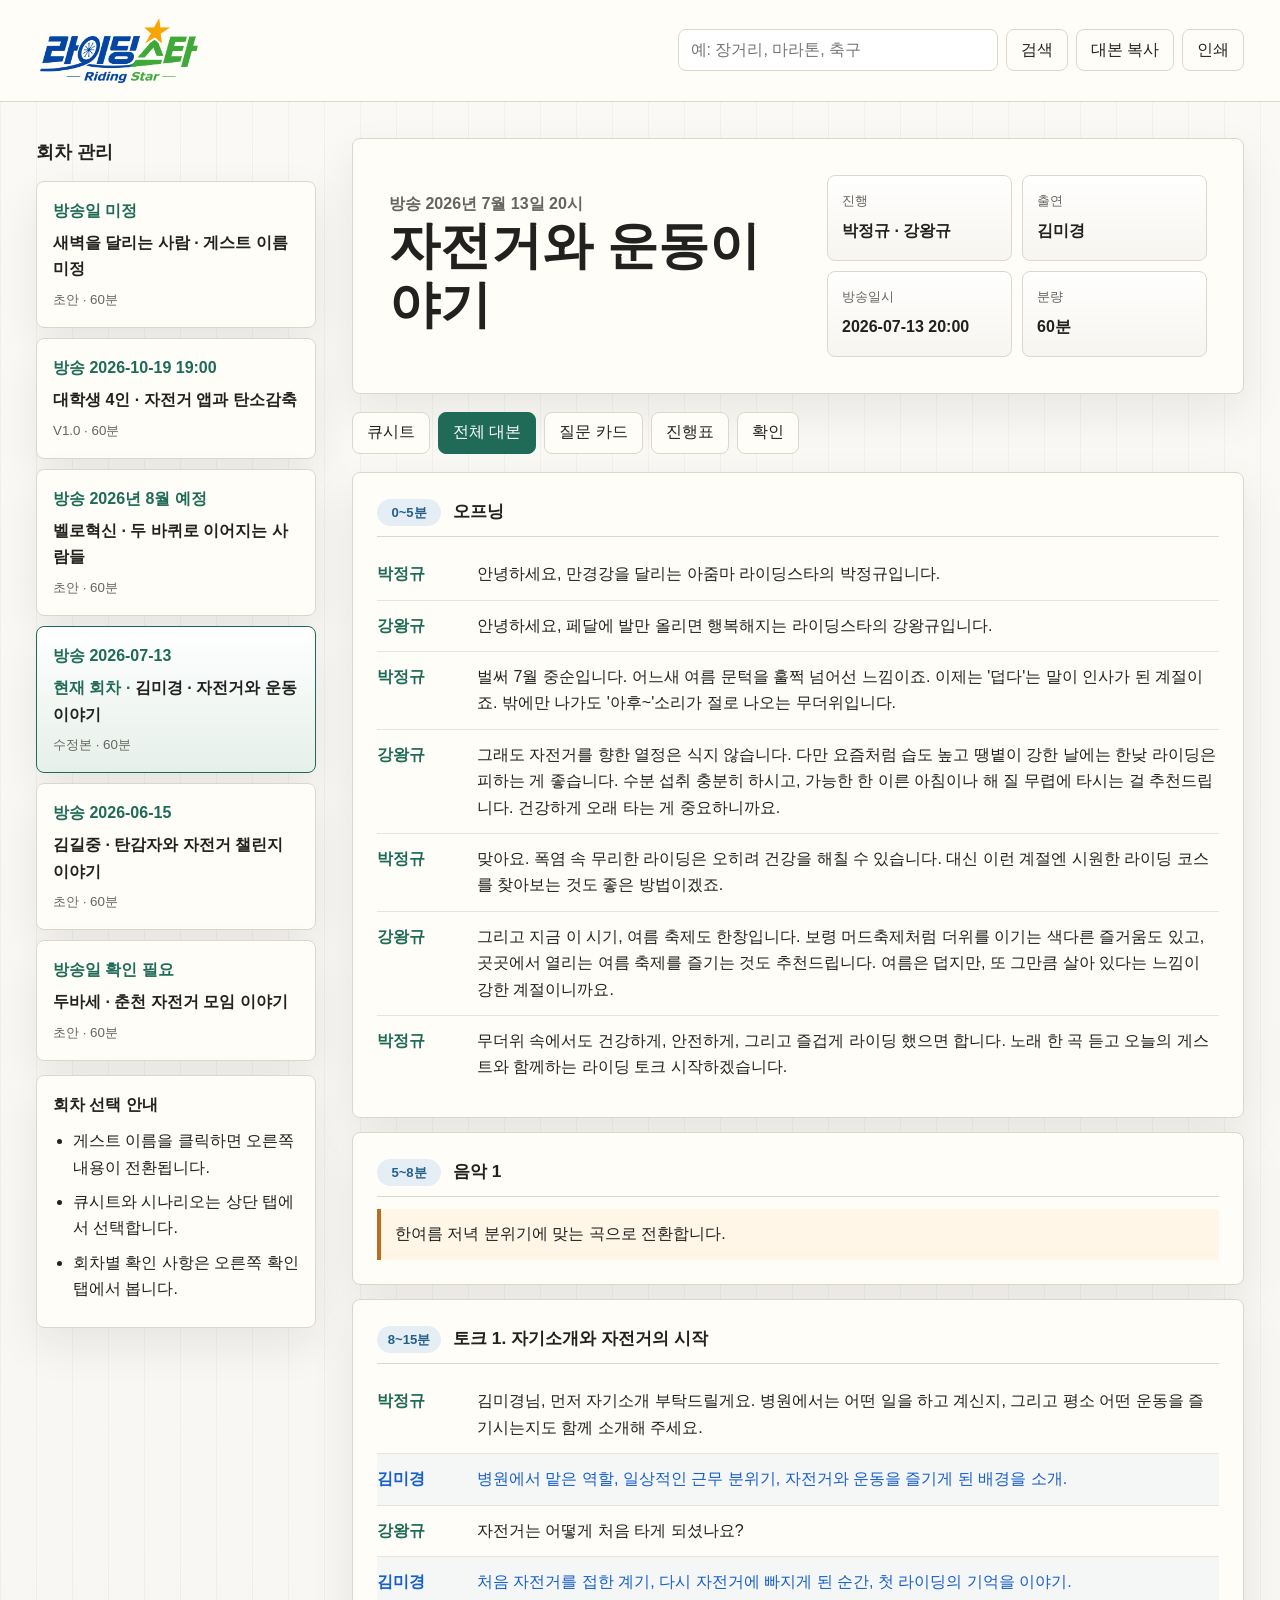
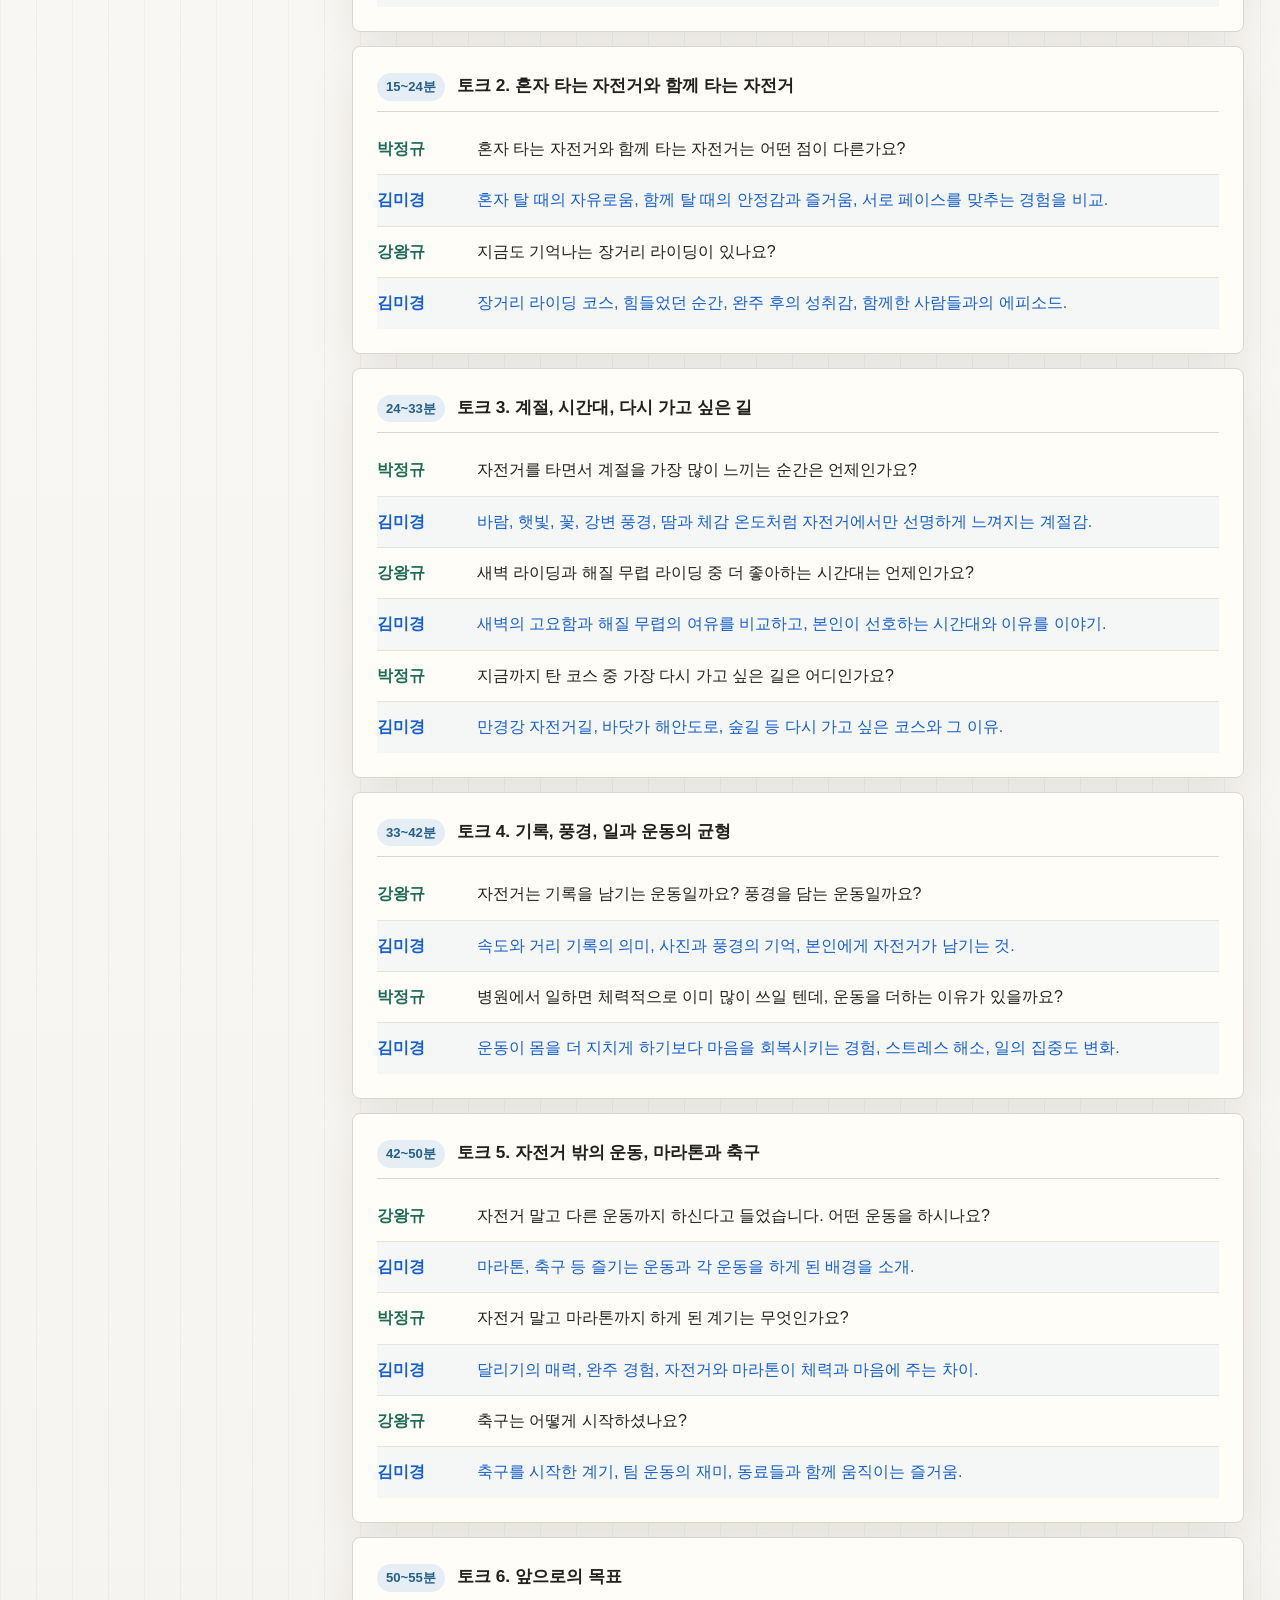
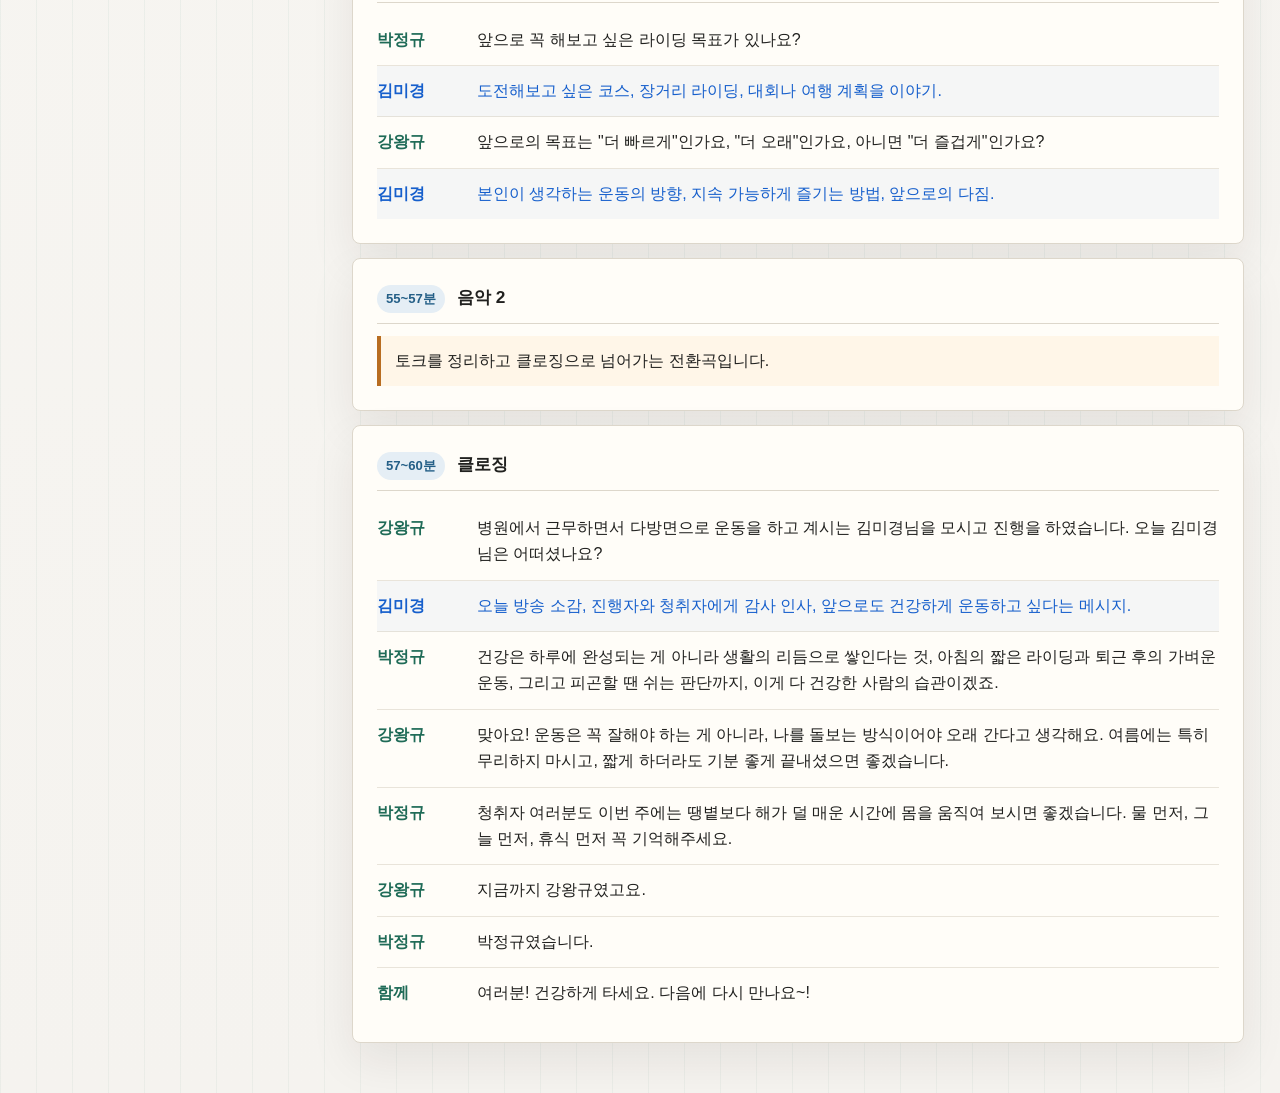
<file: kim-mikyung.html>
<!doctype html>
<html lang="ko">
  <head>
    <meta charset="utf-8" />
    <meta name="viewport" content="width=device-width, initial-scale=1" />
    <title>김미경 · 자전거와 운동이야기</title>
    <link rel="stylesheet" href="assets/styles.css" />
  </head>
  <body>
    <header class="topbar">
      <a class="brand" href="https://riding-star.vercel.app/" aria-label="Riding-star 메인페이지로 이동">
        <img class="brand-logo" src="assets/riding-star-logo-transparent.png" alt="라이딩스타" width="1152" height="503" />
      </a>
      <div class="toolbar" aria-label="문서 도구">
        <form class="search-form" role="search">
          <label class="search-label" for="script-search">검색</label>
          <div class="search-box">
            <input id="script-search" type="search" placeholder="예: 장거리, 마라톤, 축구" />
            <button type="button" id="clear-search" class="search-clear" aria-label="검색어 지우기" hidden>×</button>
          </div>
          <button type="submit" id="search-submit">검색</button>
        </form>
        <button type="button" id="episode-menu-toggle" class="episode-menu-toggle" aria-controls="episode-panel" aria-expanded="false">회차 관리</button>
        <button type="button" id="copy-script">대본 복사</button>
        <button type="button" id="print-page">인쇄</button>
      </div>
    </header>

    <div class="layout">
            <aside class="sidebar" id="episode-panel" aria-label="회차 목록">
        <div class="sidebar-head">
          <h1>회차 관리</h1>
          <button type="button" id="episode-menu-close" class="sidebar-close" aria-label="회차 관리 닫기">×</button>
        </div>
        <a class="episode episode-switch" href="index.html#script-view" data-episode-key="dawn" data-search-placeholder="예: 새벽, 출퇴근, 카페, 생활">
          <span>방송일 미정</span>
          <strong>새벽을 달리는 사람 · 게스트 이름 미정</strong>
          <small>초안 · 60분</small>
        </a>
        <a class="episode episode-switch" href="student-bike-app.html#script-view" data-episode-key="students" data-search-placeholder="예: 대학생, 자전거 앱, 탄소감축, GPS">
          <span>방송 2026-10-19 19:00</span>
          <strong>대학생 4인 · 자전거 앱과 탄소감축</strong>
          <small>V1.0 · 60분</small>
        </a>
        <a class="episode episode-switch" href="velo-hyeoksin.html#script-view" data-episode-key="velo" data-search-placeholder="예: 벨로혁신, 부회장, 총무, 만경강">
          <span>방송 2026년 8월 예정</span>
          <strong>벨로혁신 · 두 바퀴로 이어지는 사람들</strong>
          <small>초안 · 60분</small>
        </a>
        <a class="episode episode-switch current" href="kim-mikyung.html#script-view" data-episode-key="mikyung" data-search-placeholder="예: 장거리, 마라톤, 축구" aria-current="page">
          <span>방송 2026-07-13</span>
          <strong>김미경 · 자전거와 운동이야기</strong>
          <small>수정본 · 60분</small>
        </a>
        <a class="episode episode-switch" href="tangamja.html#script-view" data-episode-key="giljung" data-search-placeholder="예: 탄감자, 보물찾기, 초여름">
          <span>방송 2026-06-15</span>
          <strong>김길중 · 탄감자와 자전거 챌린지 이야기</strong>
          <small>초안 · 60분</small>
        </a>
        <a class="episode episode-switch" href="dubase.html#script-view" data-episode-key="dubase" data-search-placeholder="예: 두바세, 춘천, 라이딩 문화">
          <span>방송일 확인 필요</span>
          <strong>두바세 · 춘천 자전거 모임 이야기</strong>
          <small>초안 · 60분</small>
        </a>
        <div class="sidebar-note">
          <strong>회차 선택 안내</strong>
          <ul>
            <li>게스트 이름을 클릭하면 오른쪽 내용이 전환됩니다.</li>
            <li>큐시트와 시나리오는 상단 탭에서 선택합니다.</li>
            <li>회차별 확인 사항은 오른쪽 확인 탭에서 봅니다.</li>
          </ul>
        </div>
      </aside>

      <main class="content">
        <section class="summary" aria-labelledby="page-title">
          <div>
            <p class="eyebrow">방송 2026년 7월 13일 20시</p>
            <h2 id="page-title">자전거와 운동이야기</h2>
          </div>
          <dl class="meta-grid">
            <div>
              <dt>진행</dt>
              <dd>박정규 · 강왕규</dd>
            </div>
            <div>
              <dt>출연</dt>
              <dd>김미경</dd>
            </div>
            <div>
              <dt>방송일시</dt>
              <dd>2026-07-13 20:00</dd>
            </div>
            <div>
              <dt>분량</dt>
              <dd>60분</dd>
            </div>
          </dl>
        </section>

        <nav class="tabs" aria-label="보기 전환">
          <button type="button" data-view="cue-view">큐시트</button>
          <button type="button" class="active" data-view="script-view">전체 대본</button>
          <button type="button" data-view="questions-view">질문 카드</button>
          <button type="button" data-view="run-view">진행표</button>
          <button type="button" data-view="check-view">확인</button>
        </nav>

        <section id="cue-view" class="view cue-view" aria-label="큐시트" hidden>
          <article class="cue-sheet">
            <header class="cue-title">
              <h3>[큐시트] 주제토크방송</h3>
              <p>전주공동체라디오 <strong>93.5MHz</strong></p>
            </header>

            <table class="cue-meta" aria-label="큐시트 기본 정보">
              <tbody>
                <tr>
                  <th>프로그램명</th>
                  <td>라이딩스타(자전거와 운동이야기)</td>
                </tr>
                <tr>
                  <th>진행</th>
                  <td>박정규, 강왕규</td>
                </tr>
                <tr>
                  <th>출연</th>
                  <td><span class="guest-name">김미경</span></td>
                </tr>
                <tr>
                  <th>녹음장소</th>
                  <td>방송실</td>
                </tr>
                <tr>
                  <th>녹음일시</th>
                  <td>2026년 6월 5일 오후 7시경</td>
                </tr>
                <tr>
                  <th>방송일시</th>
                  <td>2026년 7월 13일 20시</td>
                </tr>
              </tbody>
            </table>

            <table class="cue-table" aria-label="큐시트 진행 흐름">
              <thead>
                <tr>
                  <th>구성</th>
                  <th>시간</th>
                  <th>세부사항</th>
                  <th>출연</th>
                </tr>
              </thead>
              <tbody>
                <tr>
                  <td><strong>오프닝</strong><small>7월 무더위</small></td>
                  <td>0~5분<br /><span>(5')</span></td>
                  <td>
                    <ul>
                      <li>진행자 인사, 7월 무더위</li>
                      <li>한낮 라이딩 주의, 수분 섭취</li>
                      <li>김미경님 토크 예고</li>
                    </ul>
                  </td>
                  <td>진행자</td>
                </tr>
                <tr>
                  <td><strong>음악 1</strong><small>전환곡</small></td>
                  <td>5~8분<br /><span>(3')</span></td>
                  <td>
                    <ul>
                      <li>한여름 전환곡</li>
                      <li>곡 후 본격 토크</li>
                    </ul>
                  </td>
                  <td>진행자</td>
                </tr>
                <tr>
                  <td><strong>토크 1</strong><small>소개와 시작</small></td>
                  <td>8~15분<br /><span>(7')</span></td>
                  <td>
                    <ul>
                      <li>자기소개</li>
                      <li>자전거를 처음 타게 된 계기</li>
                    </ul>
                  </td>
                  <td>진행자 &amp;<br /><span class="guest-name">김미경</span></td>
                </tr>
                <tr>
                  <td><strong>토크 2</strong><small>함께 타기</small></td>
                  <td>15~24분<br /><span>(9')</span></td>
                  <td>
                    <ul>
                      <li>혼자 타기 vs 함께 타기</li>
                      <li>기억나는 장거리 라이딩</li>
                    </ul>
                  </td>
                  <td>진행자 &amp;<br /><span class="guest-name">김미경</span></td>
                </tr>
                <tr>
                  <td><strong>토크 3</strong><small>계절과 길</small></td>
                  <td>24~33분<br /><span>(9')</span></td>
                  <td>
                    <ul>
                      <li>자전거에서 느끼는 계절</li>
                      <li>새벽 vs 해질 무렵</li>
                      <li>다시 가고 싶은 길</li>
                    </ul>
                  </td>
                  <td>진행자 &amp;<br /><span class="guest-name">김미경</span></td>
                </tr>
                <tr>
                  <td><strong>토크 4</strong><small>기록과 회복</small></td>
                  <td>33~42분<br /><span>(9')</span></td>
                  <td>
                    <ul>
                      <li>기록의 운동? 풍경의 운동?</li>
                      <li>병원 근무 후 운동하는 이유</li>
                    </ul>
                  </td>
                  <td>진행자 &amp;<br /><span class="guest-name">김미경</span></td>
                </tr>
                <tr>
                  <td><strong>토크 5</strong><small>다른 운동</small></td>
                  <td>42~50분<br /><span>(8')</span></td>
                  <td>
                    <ul>
                      <li>자전거 외 운동</li>
                      <li>마라톤을 시작한 계기</li>
                      <li>축구를 시작한 계기</li>
                    </ul>
                  </td>
                  <td>진행자 &amp;<br /><span class="guest-name">김미경</span></td>
                </tr>
                <tr>
                  <td><strong>토크 6</strong><small>앞으로의 목표</small></td>
                  <td>50~55분<br /><span>(5')</span></td>
                  <td>
                    <ul>
                      <li>앞으로의 라이딩 목표</li>
                      <li>더 빠르게 / 더 오래 / 더 즐겁게</li>
                    </ul>
                  </td>
                  <td>진행자 &amp;<br /><span class="guest-name">김미경</span></td>
                </tr>
                <tr>
                  <td><strong>음악 2</strong><small>정리곡</small></td>
                  <td>55~57분<br /><span>(2')</span></td>
                  <td>
                    <ul>
                      <li>클로징 전환</li>
                    </ul>
                  </td>
                  <td>진행자</td>
                </tr>
                <tr>
                  <td><strong>클로징</strong><small>마무리</small></td>
                  <td>57~60분<br /><span>(3')</span></td>
                  <td>
                    <ul>
                      <li>김미경님 방송 소감</li>
                      <li>건강한 운동 습관</li>
                      <li>물, 그늘, 휴식 먼저</li>
                      <li>함께 엔딩</li>
                    </ul>
                  </td>
                  <td>진행자 &amp;<br /><span class="guest-name">김미경</span></td>
                </tr>
              </tbody>
            </table>
          </article>
        </section>

        <section id="script-view" class="view active" aria-label="전체 대본">
          <article id="script-copy-source">
            <section class="script-block">
              <header>
                <span>0~5분</span>
                <h3>오프닝</h3>
              </header>
              <p class="line"><b>박정규</b><span>안녕하세요, 만경강을 달리는 아줌마 라이딩스타의 박정규입니다.</span></p>
              <p class="line"><b>강왕규</b><span>안녕하세요, 페달에 발만 올리면 행복해지는 라이딩스타의 강왕규입니다.</span></p>
              <p class="line"><b>박정규</b><span>벌써 7월 중순입니다. 어느새 여름 문턱을 훌쩍 넘어선 느낌이죠. 이제는 '덥다'는 말이 인사가 된 계절이죠. 밖에만 나가도 '아후~'소리가 절로 나오는 무더위입니다.</span></p>
              <p class="line"><b>강왕규</b><span>그래도 자전거를 향한 열정은 식지 않습니다. 다만 요즘처럼 습도 높고 땡볕이 강한 날에는 한낮 라이딩은 피하는 게 좋습니다. 수분 섭취 충분히 하시고, 가능한 한 이른 아침이나 해 질 무렵에 타시는 걸 추천드립니다. 건강하게 오래 타는 게 중요하니까요.</span></p>
              <p class="line"><b>박정규</b><span>맞아요. 폭염 속 무리한 라이딩은 오히려 건강을 해칠 수 있습니다. 대신 이런 계절엔 시원한 라이딩 코스를 찾아보는 것도 좋은 방법이겠죠.</span></p>
              <p class="line"><b>강왕규</b><span>그리고 지금 이 시기, 여름 축제도 한창입니다. 보령 머드축제처럼 더위를 이기는 색다른 즐거움도 있고, 곳곳에서 열리는 여름 축제를 즐기는 것도 추천드립니다. 여름은 덥지만, 또 그만큼 살아 있다는 느낌이 강한 계절이니까요.</span></p>
              <p class="line"><b>박정규</b><span>무더위 속에서도 건강하게, 안전하게, 그리고 즐겁게 라이딩 했으면 합니다. 노래 한 곡 듣고 오늘의 게스트와 함께하는 라이딩 토크 시작하겠습니다.</span></p>
            </section>

            <section class="script-block">
              <header>
                <span>5~8분</span>
                <h3>음악 1</h3>
              </header>
              <p class="cue">한여름 저녁 분위기에 맞는 곡으로 전환합니다.</p>
            </section>

            <section class="script-block">
              <header>
                <span>8~15분</span>
                <h3>토크 1. 자기소개와 자전거의 시작</h3>
              </header>
              <p class="line"><b>박정규</b><span>김미경님, 먼저 자기소개 부탁드릴게요. 병원에서는 어떤 일을 하고 계신지, 그리고 평소 어떤 운동을 즐기시는지도 함께 소개해 주세요.</span></p>
              <p class="line guest-line"><b>김미경</b><span>병원에서 맡은 역할, 일상적인 근무 분위기, 자전거와 운동을 즐기게 된 배경을 소개.</span></p>
              <p class="line"><b>강왕규</b><span>자전거는 어떻게 처음 타게 되셨나요?</span></p>
              <p class="line guest-line"><b>김미경</b><span>처음 자전거를 접한 계기, 다시 자전거에 빠지게 된 순간, 첫 라이딩의 기억을 이야기.</span></p>
            </section>

            <section class="script-block">
              <header>
                <span>15~24분</span>
                <h3>토크 2. 혼자 타는 자전거와 함께 타는 자전거</h3>
              </header>
              <p class="line"><b>박정규</b><span>혼자 타는 자전거와 함께 타는 자전거는 어떤 점이 다른가요?</span></p>
              <p class="line guest-line"><b>김미경</b><span>혼자 탈 때의 자유로움, 함께 탈 때의 안정감과 즐거움, 서로 페이스를 맞추는 경험을 비교.</span></p>
              <p class="line"><b>강왕규</b><span>지금도 기억나는 장거리 라이딩이 있나요?</span></p>
              <p class="line guest-line"><b>김미경</b><span>장거리 라이딩 코스, 힘들었던 순간, 완주 후의 성취감, 함께한 사람들과의 에피소드.</span></p>
            </section>

            <section class="script-block">
              <header>
                <span>24~33분</span>
                <h3>토크 3. 계절, 시간대, 다시 가고 싶은 길</h3>
              </header>
              <p class="line"><b>박정규</b><span>자전거를 타면서 계절을 가장 많이 느끼는 순간은 언제인가요?</span></p>
              <p class="line guest-line"><b>김미경</b><span>바람, 햇빛, 꽃, 강변 풍경, 땀과 체감 온도처럼 자전거에서만 선명하게 느껴지는 계절감.</span></p>
              <p class="line"><b>강왕규</b><span>새벽 라이딩과 해질 무렵 라이딩 중 더 좋아하는 시간대는 언제인가요?</span></p>
              <p class="line guest-line"><b>김미경</b><span>새벽의 고요함과 해질 무렵의 여유를 비교하고, 본인이 선호하는 시간대와 이유를 이야기.</span></p>
              <p class="line"><b>박정규</b><span>지금까지 탄 코스 중 가장 다시 가고 싶은 길은 어디인가요?</span></p>
              <p class="line guest-line"><b>김미경</b><span>만경강 자전거길, 바닷가 해안도로, 숲길 등 다시 가고 싶은 코스와 그 이유.</span></p>
            </section>

            <section class="script-block">
              <header>
                <span>33~42분</span>
                <h3>토크 4. 기록, 풍경, 일과 운동의 균형</h3>
              </header>
              <p class="line"><b>강왕규</b><span>자전거는 기록을 남기는 운동일까요? 풍경을 담는 운동일까요?</span></p>
              <p class="line guest-line"><b>김미경</b><span>속도와 거리 기록의 의미, 사진과 풍경의 기억, 본인에게 자전거가 남기는 것.</span></p>
              <p class="line"><b>박정규</b><span>병원에서 일하면 체력적으로 이미 많이 쓰일 텐데, 운동을 더하는 이유가 있을까요?</span></p>
              <p class="line guest-line"><b>김미경</b><span>운동이 몸을 더 지치게 하기보다 마음을 회복시키는 경험, 스트레스 해소, 일의 집중도 변화.</span></p>
            </section>

            <section class="script-block">
              <header>
                <span>42~50분</span>
                <h3>토크 5. 자전거 밖의 운동, 마라톤과 축구</h3>
              </header>
              <p class="line"><b>강왕규</b><span>자전거 말고 다른 운동까지 하신다고 들었습니다. 어떤 운동을 하시나요?</span></p>
              <p class="line guest-line"><b>김미경</b><span>마라톤, 축구 등 즐기는 운동과 각 운동을 하게 된 배경을 소개.</span></p>
              <p class="line"><b>박정규</b><span>자전거 말고 마라톤까지 하게 된 계기는 무엇인가요?</span></p>
              <p class="line guest-line"><b>김미경</b><span>달리기의 매력, 완주 경험, 자전거와 마라톤이 체력과 마음에 주는 차이.</span></p>
              <p class="line"><b>강왕규</b><span>축구는 어떻게 시작하셨나요?</span></p>
              <p class="line guest-line"><b>김미경</b><span>축구를 시작한 계기, 팀 운동의 재미, 동료들과 함께 움직이는 즐거움.</span></p>
            </section>

            <section class="script-block">
              <header>
                <span>50~55분</span>
                <h3>토크 6. 앞으로의 목표</h3>
              </header>
              <p class="line"><b>박정규</b><span>앞으로 꼭 해보고 싶은 라이딩 목표가 있나요?</span></p>
              <p class="line guest-line"><b>김미경</b><span>도전해보고 싶은 코스, 장거리 라이딩, 대회나 여행 계획을 이야기.</span></p>
              <p class="line"><b>강왕규</b><span>앞으로의 목표는 "더 빠르게"인가요, "더 오래"인가요, 아니면 "더 즐겁게"인가요?</span></p>
              <p class="line guest-line"><b>김미경</b><span>본인이 생각하는 운동의 방향, 지속 가능하게 즐기는 방법, 앞으로의 다짐.</span></p>
            </section>

            <section class="script-block">
              <header>
                <span>55~57분</span>
                <h3>음악 2</h3>
              </header>
              <p class="cue">토크를 정리하고 클로징으로 넘어가는 전환곡입니다.</p>
            </section>

            <section class="script-block">
              <header>
                <span>57~60분</span>
                <h3>클로징</h3>
              </header>
              <p class="line"><b>강왕규</b><span>병원에서 근무하면서 다방면으로 운동을 하고 계시는 김미경님을 모시고 진행을 하였습니다. 오늘 김미경님은 어떠셨나요?</span></p>
              <p class="line guest-line"><b>김미경</b><span>오늘 방송 소감, 진행자와 청취자에게 감사 인사, 앞으로도 건강하게 운동하고 싶다는 메시지.</span></p>
              <p class="line"><b>박정규</b><span>건강은 하루에 완성되는 게 아니라 생활의 리듬으로 쌓인다는 것, 아침의 짧은 라이딩과 퇴근 후의 가벼운 운동, 그리고 피곤할 땐 쉬는 판단까지, 이게 다 건강한 사람의 습관이겠죠.</span></p>
              <p class="line"><b>강왕규</b><span>맞아요! 운동은 꼭 잘해야 하는 게 아니라, 나를 돌보는 방식이어야 오래 간다고 생각해요. 여름에는 특히 무리하지 마시고, 짧게 하더라도 기분 좋게 끝내셨으면 좋겠습니다.</span></p>
              <p class="line"><b>박정규</b><span>청취자 여러분도 이번 주에는 땡볕보다 해가 덜 매운 시간에 몸을 움직여 보시면 좋겠습니다. 물 먼저, 그늘 먼저, 휴식 먼저 꼭 기억해주세요.</span></p>
              <p class="line"><b>강왕규</b><span>지금까지 강왕규였고요.</span></p>
              <p class="line"><b>박정규</b><span>박정규였습니다.</span></p>
              <p class="line"><b>함께</b><span>여러분! 건강하게 타세요. 다음에 다시 만나요~!</span></p>
            </section>
          </article>
        </section>

        <section id="questions-view" class="view" aria-label="질문 카드" hidden>
          <div class="question-grid">
            <article>
              <h3>자기소개와 시작</h3>
              <ul>
                <li>먼저 자기소개 부탁드릴게요.</li>
                <li>자전거는 어떻게 처음 타게 되셨나요?</li>
              </ul>
            </article>
            <article>
              <h3>라이딩 경험</h3>
              <ul>
                <li>혼자 타는 자전거와 함께 타는 자전거는 어떤 점이 다른가요?</li>
                <li>지금도 기억나는 장거리 라이딩이 있나요?</li>
                <li>자전거를 타면서 계절을 가장 많이 느끼는 순간은 언제인가요?</li>
                <li>새벽 라이딩과 해질 무렵 라이딩 중 더 좋아하는 시간대는 언제인가요?</li>
                <li>지금까지 탄 코스 중 가장 다시 가고 싶은 길은 어디인가요?</li>
                <li>자전거는 기록을 남기는 운동일까요? 풍경을 담는 운동일까요?</li>
              </ul>
            </article>
            <article>
              <h3>일과 운동</h3>
              <ul>
                <li>병원에서 일하면 체력적으로 이미 많이 쓰일 텐데, 운동을 더하는 이유가 있을까요?</li>
                <li>자전거 말고 다른 운동까지 하신다고 들었습니다. 어떤 운동을 하시나요?</li>
                <li>자전거 말고 마라톤까지 하게 된 계기는 무엇인가요?</li>
                <li>축구는 어떻게 시작하셨나요?</li>
              </ul>
            </article>
            <article>
              <h3>앞으로의 목표</h3>
              <ul>
                <li>앞으로 꼭 해보고 싶은 라이딩 목표가 있나요?</li>
                <li>앞으로의 목표는 "더 빠르게"인가요, "더 오래"인가요, 아니면 "더 즐겁게"인가요?</li>
              </ul>
            </article>
          </div>
        </section>

        <section id="run-view" class="view" aria-label="진행표" hidden>
          <div class="table-wrap">
            <table>
              <thead>
                <tr>
                  <th>순서</th>
                  <th>코너</th>
                  <th>시간</th>
                  <th>핵심</th>
                </tr>
              </thead>
              <tbody>
                <tr><td>1</td><td>오프닝</td><td>5분</td><td>7월 무더위, 한낮 라이딩 주의, 김미경 소개 예고</td></tr>
                <tr><td>2</td><td>음악 1</td><td>3분</td><td>본격 토크 전환</td></tr>
                <tr><td>3</td><td>토크 1</td><td>7분</td><td>자기소개, 자전거를 처음 타게 된 계기</td></tr>
                <tr><td>4</td><td>토크 2</td><td>9분</td><td>혼자 타기와 함께 타기, 장거리 라이딩</td></tr>
                <tr><td>5</td><td>토크 3</td><td>9분</td><td>계절감, 시간대, 다시 가고 싶은 길</td></tr>
                <tr><td>6</td><td>토크 4</td><td>9분</td><td>기록과 풍경, 병원 일과 운동의 균형</td></tr>
                <tr><td>7</td><td>토크 5</td><td>8분</td><td>다른 운동, 마라톤, 축구</td></tr>
                <tr><td>8</td><td>토크 6</td><td>5분</td><td>앞으로의 라이딩 목표</td></tr>
                <tr><td>9</td><td>음악 2</td><td>2분</td><td>클로징 전환</td></tr>
                <tr><td>10</td><td>클로징</td><td>3분</td><td>김미경 소감, 건강한 운동 습관, 마무리 인사</td></tr>
              </tbody>
            </table>
          </div>
        </section>

        <section id="check-view" class="view" aria-label="확인 항목" hidden>
          <div class="check-panel">
            <h3>방송 전 확인</h3>
            <label><input type="checkbox" /> 김미경 방송 소개 정보 확정</label>
            <label><input type="checkbox" /> 첫 번째 노래, 두 번째 노래 확정</label>
            <label><input type="checkbox" /> 방송일 기준 날씨 표현 확인</label>
            <label><input type="checkbox" /> 보령 머드축제 등 여름 축제 언급 최종 확인</label>
          </div>
          <div class="source-note">
            <h3>자료 메모</h3>
            <p>특이사항 확인 중</p>
          </div>
        </section>
      </main>
    </div>
    <div id="panel-backdrop" class="panel-backdrop" hidden></div>

    <script src="assets/app.js"></script>
  </body>
</html>
</file>
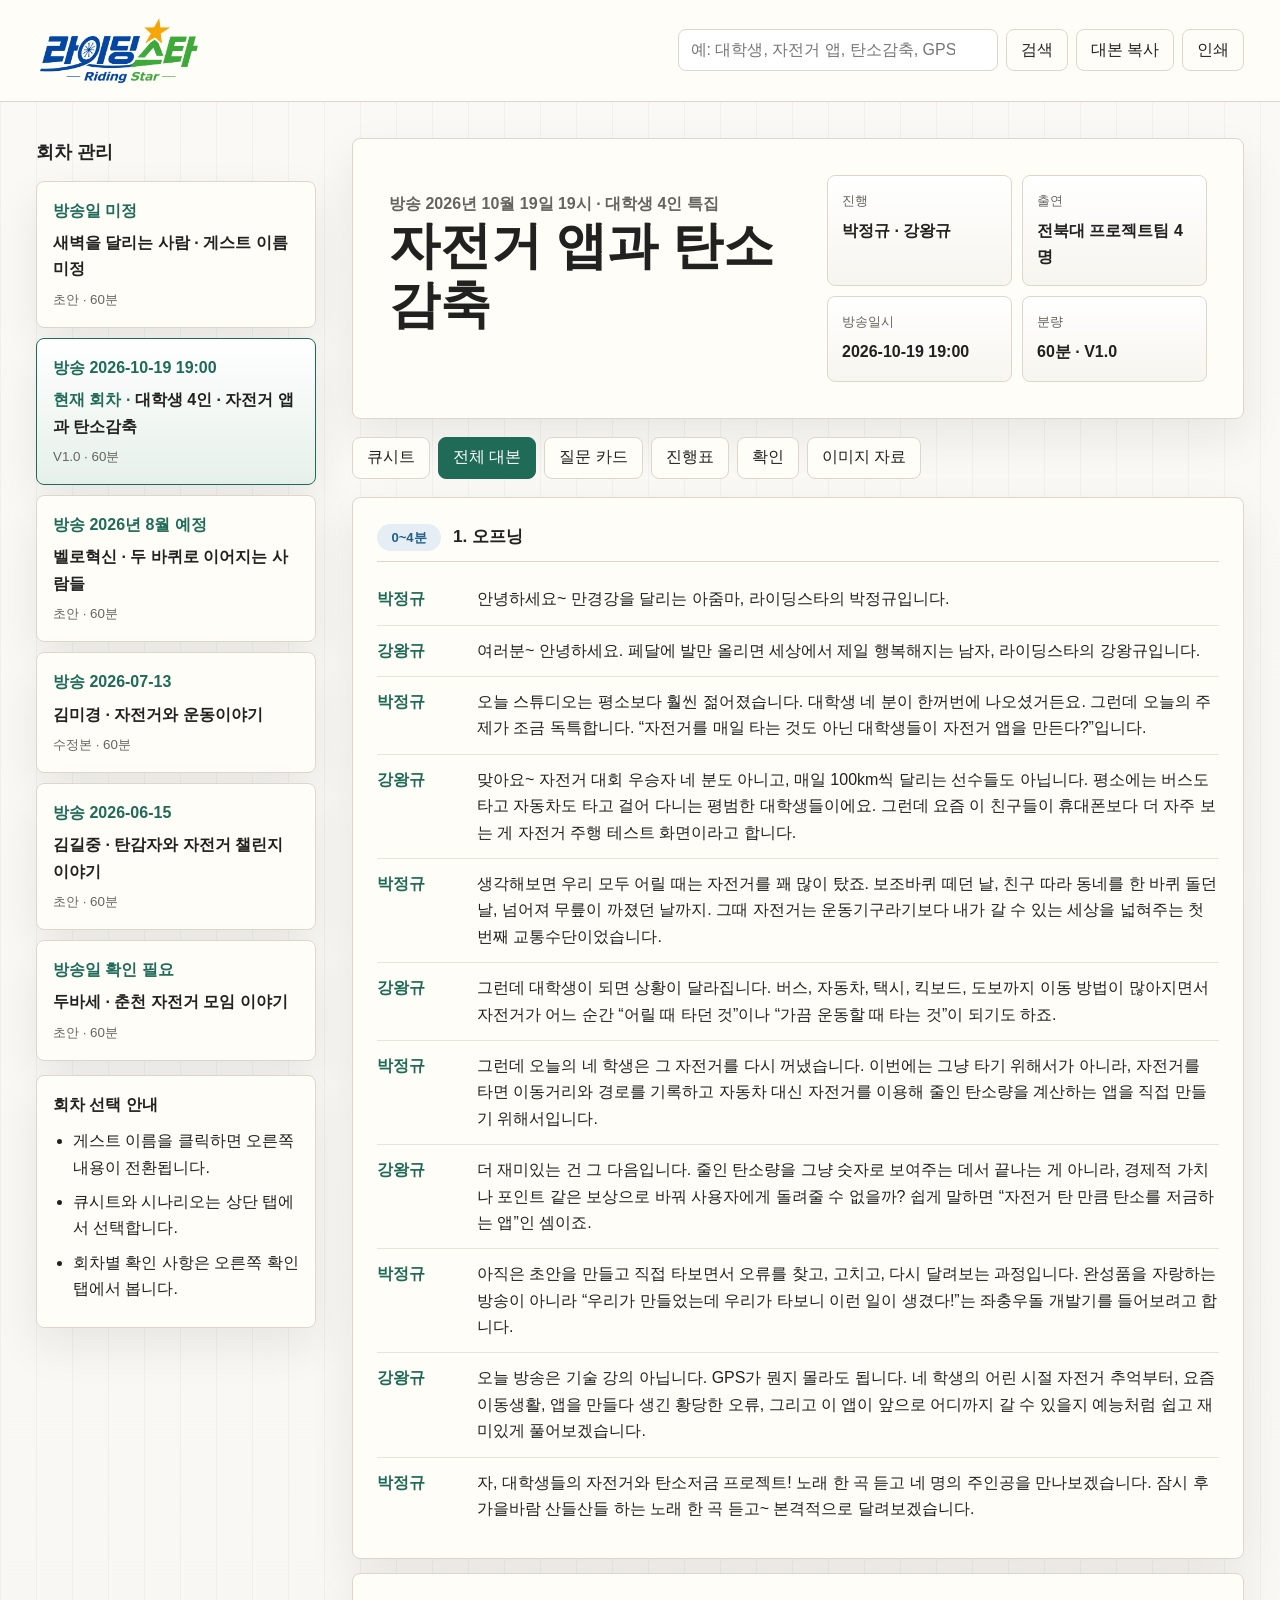
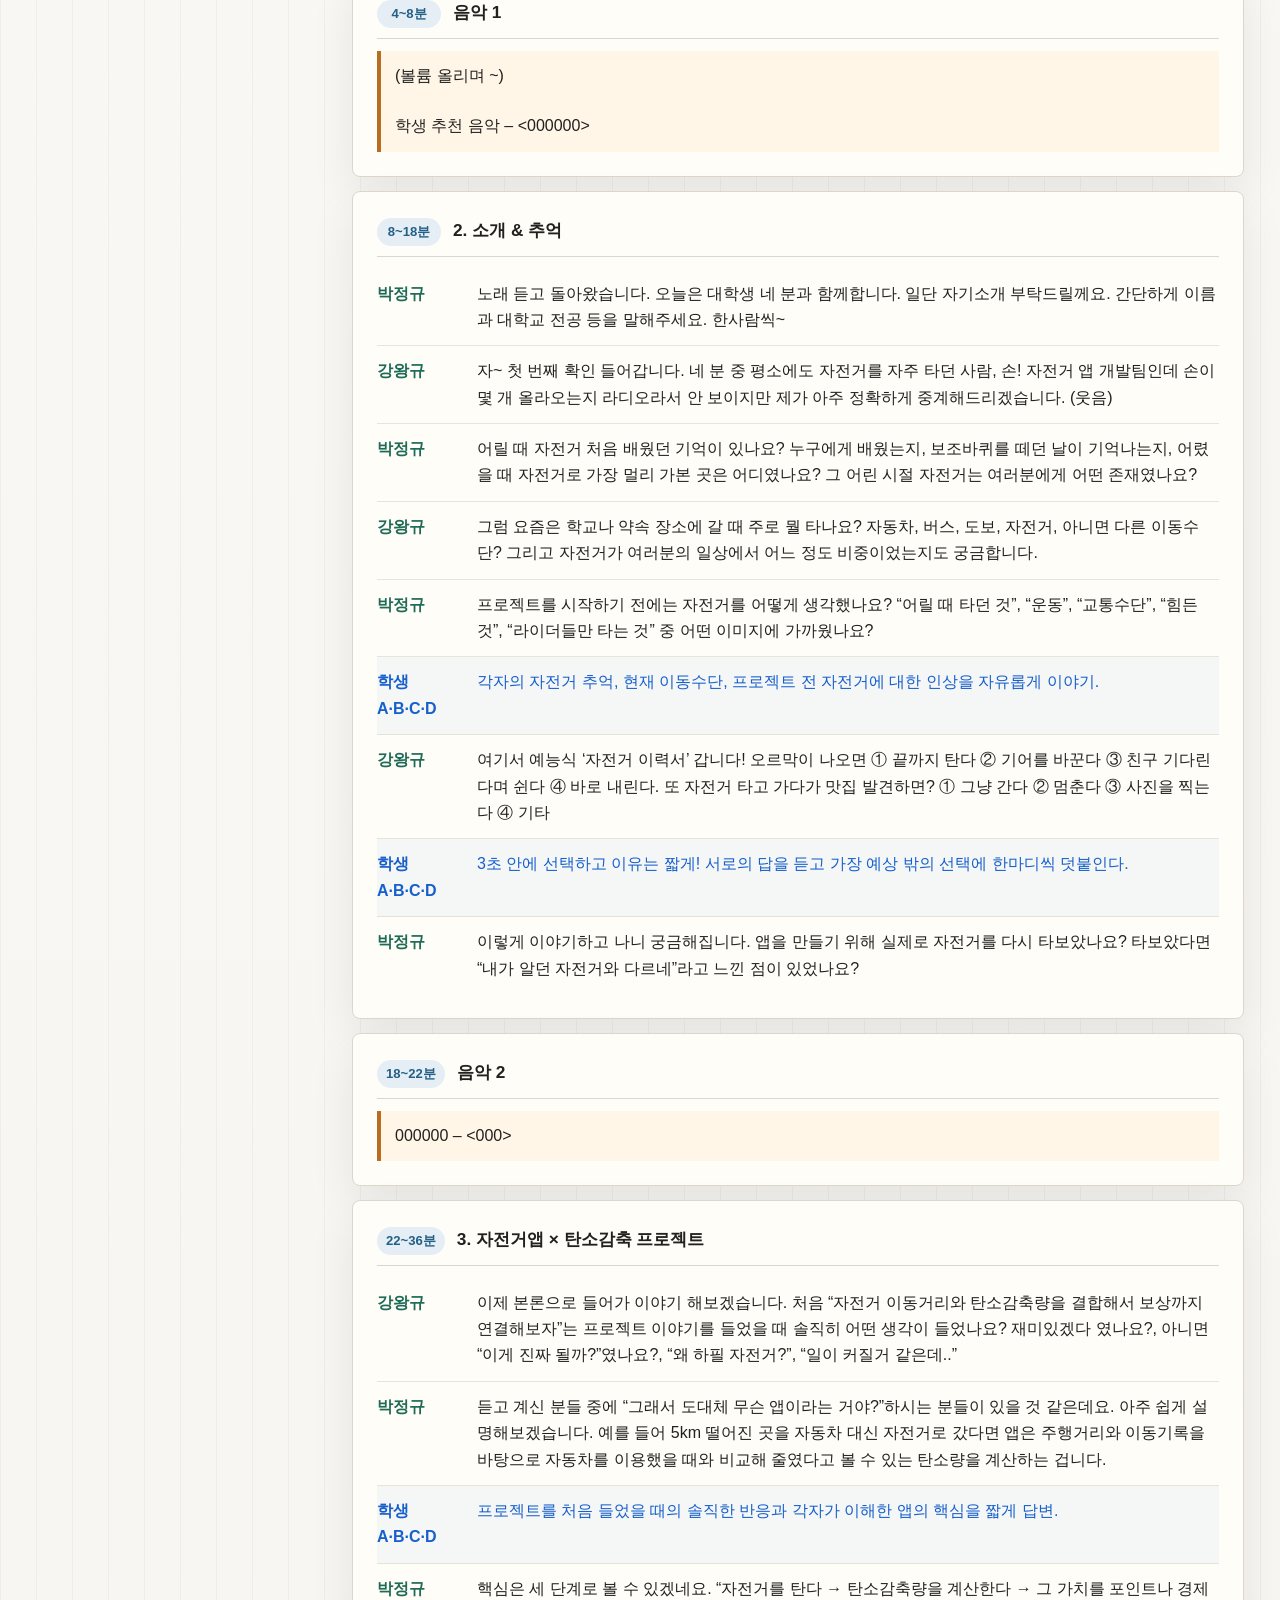
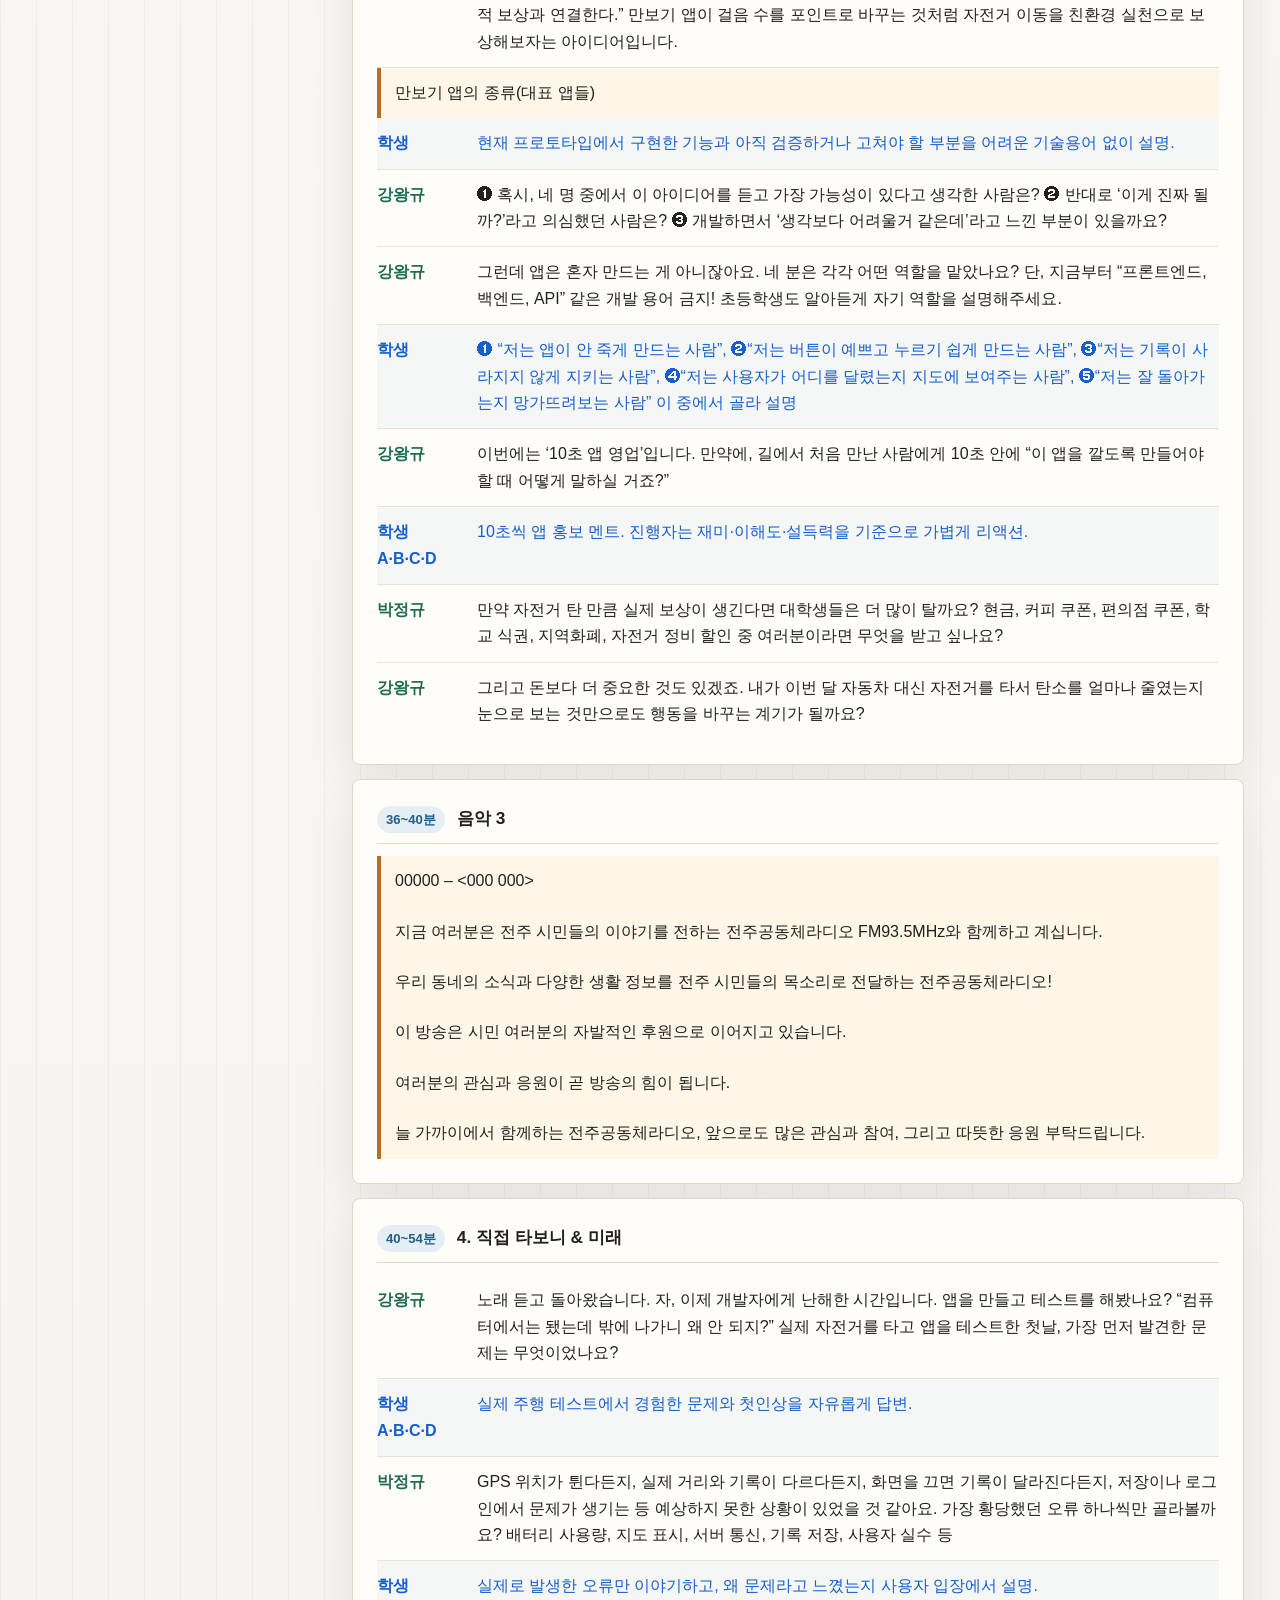
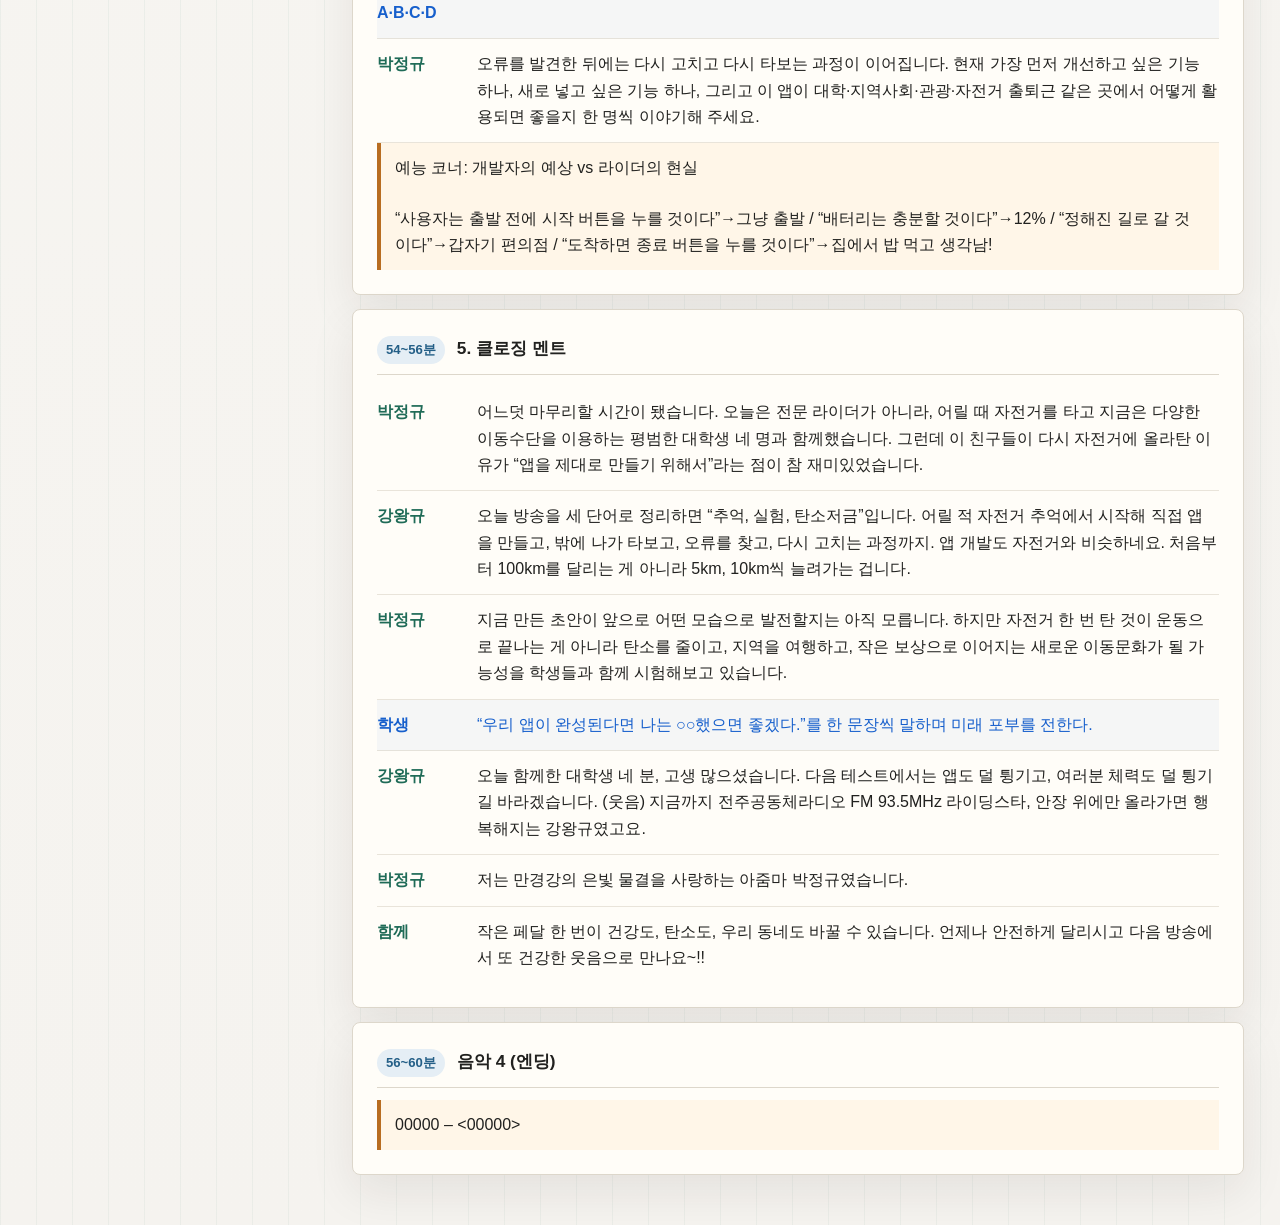
<file: student-bike-app.html>
<!doctype html>
<html lang="ko">
  <head>
    <meta charset="utf-8" />
    <meta name="viewport" content="width=device-width, initial-scale=1" />
    <title>대학생 4인 · 자전거 앱과 탄소감축 | 라이딩스타</title>
    <link rel="stylesheet" href="assets/styles.css" />
  </head>
  <body>
    <header class="topbar">
      <a class="brand" href="https://riding-star.vercel.app/" aria-label="Riding-star 메인페이지로 이동">
        <img class="brand-logo" src="assets/riding-star-logo-transparent.png" alt="라이딩스타" width="1152" height="503" />
      </a>
      <div class="toolbar" aria-label="문서 도구">
        <form class="search-form" role="search">
          <label class="search-label" for="script-search">검색</label>
          <div class="search-box">
            <input id="script-search" type="search" placeholder="예: 대학생, 자전거 앱, 탄소감축, GPS" />
            <button type="button" id="clear-search" class="search-clear" aria-label="검색어 지우기" hidden>×</button>
          </div>
          <button type="submit" id="search-submit">검색</button>
        </form>
        <button type="button" id="episode-menu-toggle" class="episode-menu-toggle" aria-controls="episode-panel" aria-expanded="false">회차 관리</button>
        <button type="button" id="copy-script">대본 복사</button>
        <button type="button" id="print-page">인쇄</button>
      </div>
    </header>

    <div class="layout">
            <aside class="sidebar" id="episode-panel" aria-label="회차 목록">
        <div class="sidebar-head">
          <h1>회차 관리</h1>
          <button type="button" id="episode-menu-close" class="sidebar-close" aria-label="회차 관리 닫기">×</button>
        </div>
        <a class="episode episode-switch" href="index.html#script-view" data-episode-key="dawn" data-search-placeholder="예: 새벽, 출퇴근, 카페, 생활">
          <span>방송일 미정</span>
          <strong>새벽을 달리는 사람 · 게스트 이름 미정</strong>
          <small>초안 · 60분</small>
        </a>
        <a class="episode episode-switch current" href="student-bike-app.html#script-view" data-episode-key="students" data-search-placeholder="예: 대학생, 자전거 앱, 탄소감축, GPS" aria-current="page">
          <span>방송 2026-10-19 19:00</span>
          <strong>대학생 4인 · 자전거 앱과 탄소감축</strong>
          <small>V1.0 · 60분</small>
        </a>
        <a class="episode episode-switch" href="velo-hyeoksin.html#script-view" data-episode-key="velo" data-search-placeholder="예: 벨로혁신, 부회장, 총무, 만경강">
          <span>방송 2026년 8월 예정</span>
          <strong>벨로혁신 · 두 바퀴로 이어지는 사람들</strong>
          <small>초안 · 60분</small>
        </a>
        <a class="episode episode-switch" href="kim-mikyung.html#script-view" data-episode-key="mikyung" data-search-placeholder="예: 장거리, 마라톤, 축구">
          <span>방송 2026-07-13</span>
          <strong>김미경 · 자전거와 운동이야기</strong>
          <small>수정본 · 60분</small>
        </a>
        <a class="episode episode-switch" href="tangamja.html#script-view" data-episode-key="giljung" data-search-placeholder="예: 탄감자, 보물찾기, 초여름">
          <span>방송 2026-06-15</span>
          <strong>김길중 · 탄감자와 자전거 챌린지 이야기</strong>
          <small>초안 · 60분</small>
        </a>
        <a class="episode episode-switch" href="dubase.html#script-view" data-episode-key="dubase" data-search-placeholder="예: 두바세, 춘천, 라이딩 문화">
          <span>방송일 확인 필요</span>
          <strong>두바세 · 춘천 자전거 모임 이야기</strong>
          <small>초안 · 60분</small>
        </a>
        <div class="sidebar-note">
          <strong>회차 선택 안내</strong>
          <ul>
            <li>게스트 이름을 클릭하면 오른쪽 내용이 전환됩니다.</li>
            <li>큐시트와 시나리오는 상단 탭에서 선택합니다.</li>
            <li>회차별 확인 사항은 오른쪽 확인 탭에서 봅니다.</li>
          </ul>
        </div>
      </aside>

      <main class="content">
        <section class="summary" aria-labelledby="page-title">
          <div>
            <p class="eyebrow">방송 2026년 10월 19일 19시 · 대학생 4인 특집</p>
            <h2 id="page-title">자전거 앱과 탄소감축</h2>
          </div>
          <dl class="meta-grid">
            <div><dt>진행</dt><dd>박정규 · 강왕규</dd></div>
            <div><dt>출연</dt><dd>전북대 프로젝트팀 4명</dd></div>
            <div><dt>방송일시</dt><dd>2026-10-19 19:00</dd></div>
            <div><dt>분량</dt><dd>60분 · V1.0</dd></div>
          </dl>
        </section>

        <nav class="tabs" aria-label="보기 전환">
          <button type="button" data-view="cue-view">큐시트</button>
          <button type="button" class="active" data-view="script-view">전체 대본</button>
          <button type="button" data-view="questions-view">질문 카드</button>
          <button type="button" data-view="run-view">진행표</button>
          <button type="button" data-view="check-view">확인</button>
          <button type="button" data-view="images-view">이미지 자료</button>
        </nav>

        <section id="cue-view" class="view cue-view" aria-label="큐시트" hidden>
          <article class="cue-sheet">
            <header class="cue-title">
              <h3>[큐시트] 자전거앱 × 탄소감축 프로젝트 특집방송</h3>
              <p>전주공동체라디오 <strong>93.5MHz</strong></p>
            </header>
            <table class="cue-meta" aria-label="큐시트 기본 정보">
              <tbody>
                <tr><th>프로그램명</th><td>라이딩스타(자전거 앱과 탄소감축)</td></tr>
                <tr><th>진행</th><td>박정규, 강왕규</td></tr>
                <tr><th>출연</th><td><span class="guest-name">전북대학교 프로젝트팀 4명(학생 A·B·C·D)</span></td></tr>
                <tr><th>녹음장소</th><td>전주공동체라디오 방송실</td></tr>
                <tr><th>녹음일시</th><td>2026년 9월 28일(월) 18:30~20:00</td></tr>
                <tr><th>방송일시</th><td>2026년 10월 19일 19시</td></tr>
              </tbody>
            </table>
            <table class="cue-table" aria-label="큐시트 진행 흐름">
              <thead><tr><th>구성</th><th>시간</th><th>세부사항</th><th>출연</th></tr></thead>
              <tbody>
                <tr>
                  <td><strong>1. 오프닝</strong><small>어서오세요, 대학생 라이더 개발자들!</small></td>
                  <td>0~4분<br /><span>(4')</span></td>
                  <td><ul><li>시그널 뮤직</li><li>진행자 인사와 대학생 4인의 자전거 앱 프로젝트 소개</li></ul></td>
                  <td>진행자</td>
                </tr>
                <tr>
                  <td><strong>음악 1</strong><small>학생 추천 · 선곡 미정</small></td>
                  <td>4~8분<br /><span>(4')</span></td>
                  <td><ul><li>학생 추천 오프닝 곡</li></ul></td>
                  <td>진행자</td>
                </tr>
                <tr>
                  <td><strong>2. 소개 &amp; 추억</strong><small>나의 자전거 이력서</small></td>
                  <td>8~18분<br /><span>(10')</span></td>
                  <td><ul><li>학생 4명 자기소개와 첫 자전거 추억</li><li>현재 이동수단과 마지막 라이딩</li><li>3초 선택: 자전거 이력서</li></ul></td>
                  <td>진행자 &amp;<br /><span class="guest-name">학생 4명</span></td>
                </tr>
                <tr>
                  <td><strong>음악 2</strong><small>학생 추천 · 선곡 미정</small></td>
                  <td>18~22분<br /><span>(4')</span></td>
                  <td><ul><li>학생 추천 전환곡</li></ul></td>
                  <td>진행자</td>
                </tr>
                <tr>
                  <td><strong>3. 자전거앱 × 탄소감축 프로젝트</strong><small>자전거 + 탄소감축 + 보상</small></td>
                  <td>22~36분<br /><span>(14')</span></td>
                  <td><ul><li>GPS·주행거리 기록과 탄소감축량 산정</li><li>포인트·경제적 보상 아이디어</li><li>개발 용어 없이 역할 설명, 10초 앱 영업</li></ul></td>
                  <td>진행자 &amp;<br /><span class="guest-name">학생 4명</span></td>
                </tr>
                <tr>
                  <td><strong>음악 3</strong><small>학생 추천 · 전주FM 안내</small></td>
                  <td>36~40분<br /><span>(4')</span></td>
                  <td><ul><li>학생 추천 전환곡</li><li>곡 뒤 전주공동체라디오 안내 멘트</li></ul></td>
                  <td>진행자</td>
                </tr>
                <tr>
                  <td><strong>4. 직접 타보니 &amp; 미래</strong><small>개발자의 예상 vs 라이더의 현실</small></td>
                  <td>40~54분<br /><span>(14')</span></td>
                  <td><ul><li>GPS·거리·화면 꺼짐·저장 등 실제 테스트 오류</li><li>가장 먼저 개선할 기능과 새 기능</li><li>대학·지역·관광·자전거 출퇴근 활용</li></ul></td>
                  <td>진행자 &amp;<br /><span class="guest-name">학생 4명</span></td>
                </tr>
                <tr>
                  <td><strong>5. 클로징 멘트</strong><small>추억, 실험, 탄소저금</small></td>
                  <td>54~56분<br /><span>(2')</span></td>
                  <td><ul><li>오늘 이야기 정리</li><li>학생 4명의 미래 한마디와 끝인사</li></ul></td>
                  <td>진행자 &amp;<br /><span class="guest-name">학생 4명</span></td>
                </tr>
                <tr>
                  <td><strong>음악 4 (엔딩)</strong><small>진행자 추천 · 선곡 미정</small></td>
                  <td>56~60분<br /><span>(4')</span></td>
                  <td><ul><li>진행자 추천 엔딩 곡</li></ul></td>
                  <td>진행자</td>
                </tr>
              </tbody>
            </table>
          </article>
        </section>

        <section id="script-view" class="view active" aria-label="전체 대본">
          <article id="script-copy-source">
            <section class="script-block">
              <header><span>0~4분</span><h3>1. 오프닝</h3></header>
              <p class="line"><b>박정규</b><span>안녕하세요~ 만경강을 달리는 아줌마, 라이딩스타의 박정규입니다.</span></p>
              <p class="line"><b>강왕규</b><span>여러분~ 안녕하세요. 페달에 발만 올리면 세상에서 제일 행복해지는 남자, 라이딩스타의 강왕규입니다.</span></p>
              <p class="line"><b>박정규</b><span>오늘 스튜디오는 평소보다 훨씬 젊어졌습니다. 대학생 네 분이 한꺼번에 나오셨거든요. 그런데 오늘의 주제가 조금 독특합니다. “자전거를 매일 타는 것도 아닌 대학생들이 자전거 앱을 만든다?”입니다.</span></p>
              <p class="line"><b>강왕규</b><span>맞아요~ 자전거 대회 우승자 네 분도 아니고, 매일 100km씩 달리는 선수들도 아닙니다. 평소에는 버스도 타고 자동차도 타고 걸어 다니는 평범한 대학생들이에요. 그런데 요즘 이 친구들이 휴대폰보다 더 자주 보는 게 자전거 주행 테스트 화면이라고 합니다.</span></p>
              <p class="line"><b>박정규</b><span>생각해보면 우리 모두 어릴 때는 자전거를 꽤 많이 탔죠. 보조바퀴 떼던 날, 친구 따라 동네를 한 바퀴 돌던 날, 넘어져 무릎이 까졌던 날까지. 그때 자전거는 운동기구라기보다 내가 갈 수 있는 세상을 넓혀주는 첫 번째 교통수단이었습니다.</span></p>
              <p class="line"><b>강왕규</b><span>그런데 대학생이 되면 상황이 달라집니다. 버스, 자동차, 택시, 킥보드, 도보까지 이동 방법이 많아지면서 자전거가 어느 순간 “어릴 때 타던 것”이나 “가끔 운동할 때 타는 것”이 되기도 하죠.</span></p>
              <p class="line"><b>박정규</b><span>그런데 오늘의 네 학생은 그 자전거를 다시 꺼냈습니다. 이번에는 그냥 타기 위해서가 아니라, 자전거를 타면 이동거리와 경로를 기록하고 자동차 대신 자전거를 이용해 줄인 탄소량을 계산하는 앱을 직접 만들기 위해서입니다.</span></p>
              <p class="line"><b>강왕규</b><span>더 재미있는 건 그 다음입니다. 줄인 탄소량을 그냥 숫자로 보여주는 데서 끝나는 게 아니라, 경제적 가치나 포인트 같은 보상으로 바꿔 사용자에게 돌려줄 수 없을까? 쉽게 말하면 “자전거 탄 만큼 탄소를 저금하는 앱”인 셈이죠.</span></p>
              <p class="line"><b>박정규</b><span>아직은 초안을 만들고 직접 타보면서 오류를 찾고, 고치고, 다시 달려보는 과정입니다. 완성품을 자랑하는 방송이 아니라 “우리가 만들었는데 우리가 타보니 이런 일이 생겼다!”는 좌충우돌 개발기를 들어보려고 합니다.</span></p>
              <p class="line"><b>강왕규</b><span>오늘 방송은 기술 강의 아닙니다. GPS가 뭔지 몰라도 됩니다. 네 학생의 어린 시절 자전거 추억부터, 요즘 이동생활, 앱을 만들다 생긴 황당한 오류, 그리고 이 앱이 앞으로 어디까지 갈 수 있을지 예능처럼 쉽고 재미있게 풀어보겠습니다.</span></p>
              <p class="line"><b>박정규</b><span>자, 대학생들의 자전거와 탄소저금 프로젝트! 노래 한 곡 듣고 네 명의 주인공을 만나보겠습니다. 잠시 후 가을바람 산들산들 하는 노래 한 곡 듣고~ 본격적으로 달려보겠습니다.</span></p>
            </section>

            <section class="script-block">
              <header><span>4~8분</span><h3>음악 1</h3></header>
              <p class="cue">(볼륨 올리며 ~)</p>
              <p class="cue">학생 추천 음악 – &lt;000000&gt;</p>
            </section>

            <section class="script-block">
              <header><span>8~18분</span><h3>2. 소개 &amp; 추억</h3></header>
              <p class="line"><b>박정규</b><span>노래 듣고 돌아왔습니다. 오늘은 대학생 네 분과 함께합니다. 일단 자기소개 부탁드릴께요. 간단하게 이름과 대학교 전공 등을 말해주세요. 한사람씩~</span></p>
              <p class="line"><b>강왕규</b><span>자~ 첫 번째 확인 들어갑니다. 네 분 중 평소에도 자전거를 자주 타던 사람, 손! 자전거 앱 개발팀인데 손이 몇 개 올라오는지 라디오라서 안 보이지만 제가 아주 정확하게 중계해드리겠습니다. (웃음)</span></p>
              <p class="line"><b>박정규</b><span>어릴 때 자전거 처음 배웠던 기억이 있나요? 누구에게 배웠는지, 보조바퀴를 떼던 날이 기억나는지, 어렸을 때 자전거로 가장 멀리 가본 곳은 어디였나요? 그 어린 시절 자전거는 여러분에게 어떤 존재였나요?</span></p>
              <p class="line"><b>강왕규</b><span>그럼 요즘은 학교나 약속 장소에 갈 때 주로 뭘 타나요? 자동차, 버스, 도보, 자전거, 아니면 다른 이동수단? 그리고 자전거가 여러분의 일상에서 어느 정도 비중이었는지도 궁금합니다.</span></p>
              <p class="line"><b>박정규</b><span>프로젝트를 시작하기 전에는 자전거를 어떻게 생각했나요? “어릴 때 타던 것”, “운동”, “교통수단”, “힘든 것”, “라이더들만 타는 것” 중 어떤 이미지에 가까웠나요?</span></p>
              <p class="line guest-line"><b>학생 A·B·C·D</b><span>각자의 자전거 추억, 현재 이동수단, 프로젝트 전 자전거에 대한 인상을 자유롭게 이야기.</span></p>
              <p class="line"><b>강왕규</b><span>여기서 예능식 ‘자전거 이력서’ 갑니다! 오르막이 나오면 ① 끝까지 탄다 ② 기어를 바꾼다 ③ 친구 기다린다며 쉰다 ④ 바로 내린다. 또 자전거 타고 가다가 맛집 발견하면? ① 그냥 간다 ② 멈춘다 ③ 사진을 찍는다 ④ 기타</span></p>
              <p class="line guest-line"><b>학생 A·B·C·D</b><span>3초 안에 선택하고 이유는 짧게! 서로의 답을 듣고 가장 예상 밖의 선택에 한마디씩 덧붙인다.</span></p>
              <p class="line"><b>박정규</b><span>이렇게 이야기하고 나니 궁금해집니다. 앱을 만들기 위해 실제로 자전거를 다시 타보았나요? 타보았다면 “내가 알던 자전거와 다르네”라고 느낀 점이 있었나요?</span></p>
            </section>

            <section class="script-block">
              <header><span>18~22분</span><h3>음악 2</h3></header>
              <p class="cue">000000 – &lt;000&gt;</p>
            </section>

            <section class="script-block">
              <header><span>22~36분</span><h3>3. 자전거앱 × 탄소감축 프로젝트</h3></header>
              <p class="line"><b>강왕규</b><span>이제 본론으로 들어가 이야기 해보겠습니다. 처음 “자전거 이동거리와 탄소감축량을 결합해서 보상까지 연결해보자”는 프로젝트 이야기를 들었을 때 솔직히 어떤 생각이 들었나요? 재미있겠다 였나요?, 아니면 “이게 진짜 될까?”였나요?, “왜 하필 자전거?”, “일이 커질거 같은데..”</span></p>
              <p class="line"><b>박정규</b><span>듣고 계신 분들 중에 “그래서 도대체 무슨 앱이라는 거야?”하시는 분들이 있을 것 같은데요. 아주 쉽게 설명해보겠습니다. 예를 들어 5km 떨어진 곳을 자동차 대신 자전거로 갔다면 앱은 주행거리와 이동기록을 바탕으로 자동차를 이용했을 때와 비교해 줄였다고 볼 수 있는 탄소량을 계산하는 겁니다.</span></p>
              <p class="line guest-line"><b>학생 A·B·C·D</b><span>프로젝트를 처음 들었을 때의 솔직한 반응과 각자가 이해한 앱의 핵심을 짧게 답변.</span></p>
              <p class="line"><b>박정규</b><span>핵심은 세 단계로 볼 수 있겠네요. “자전거를 탄다 → 탄소감축량을 계산한다 → 그 가치를 포인트나 경제적 보상과 연결한다.” 만보기 앱이 걸음 수를 포인트로 바꾸는 것처럼 자전거 이동을 친환경 실천으로 보상해보자는 아이디어입니다.</span></p>
              <p class="cue">만보기 앱의 종류(대표 앱들)</p>
              <p class="line guest-line"><b>학생</b><span>현재 프로토타입에서 구현한 기능과 아직 검증하거나 고쳐야 할 부분을 어려운 기술용어 없이 설명.</span></p>
              <p class="line"><b>강왕규</b><span>➊ 혹시, 네 명 중에서 이 아이디어를 듣고 가장 가능성이 있다고 생각한 사람은? ➋ 반대로 ‘이게 진짜 될까?’라고 의심했던 사람은? ➌ 개발하면서 ‘생각보다 어려울거 같은데’라고 느낀 부분이 있을까요?</span></p>
              <p class="line"><b>강왕규</b><span>그런데 앱은 혼자 만드는 게 아니잖아요. 네 분은 각각 어떤 역할을 맡았나요? 단, 지금부터 “프론트엔드, 백엔드, API” 같은 개발 용어 금지! 초등학생도 알아듣게 자기 역할을 설명해주세요.</span></p>
              <p class="line guest-line"><b>학생</b><span>➊ “저는 앱이 안 죽게 만드는 사람”, ➋“저는 버튼이 예쁘고 누르기 쉽게 만드는 사람”, ➌“저는 기록이 사라지지 않게 지키는 사람”, ➍“저는 사용자가 어디를 달렸는지 지도에 보여주는 사람”, ➎“저는 잘 돌아가는지 망가뜨려보는 사람” 이 중에서 골라 설명</span></p>
              <p class="line"><b>강왕규</b><span>이번에는 ‘10초 앱 영업’입니다. 만약에, 길에서 처음 만난 사람에게 10초 안에 “이 앱을 깔도록 만들어야 할 때 어떻게 말하실 거죠?”</span></p>
              <p class="line guest-line"><b>학생 A·B·C·D</b><span>10초씩 앱 홍보 멘트. 진행자는 재미·이해도·설득력을 기준으로 가볍게 리액션.</span></p>
              <p class="line"><b>박정규</b><span>만약 자전거 탄 만큼 실제 보상이 생긴다면 대학생들은 더 많이 탈까요? 현금, 커피 쿠폰, 편의점 쿠폰, 학교 식권, 지역화폐, 자전거 정비 할인 중 여러분이라면 무엇을 받고 싶나요?</span></p>
              <p class="line"><b>강왕규</b><span>그리고 돈보다 더 중요한 것도 있겠죠. 내가 이번 달 자동차 대신 자전거를 타서 탄소를 얼마나 줄였는지 눈으로 보는 것만으로도 행동을 바꾸는 계기가 될까요?</span></p>
            </section>

            <section class="script-block">
              <header><span>36~40분</span><h3>음악 3</h3></header>
              <p class="cue">00000 – &lt;000 000&gt;</p>
              <p class="cue">지금 여러분은 전주 시민들의 이야기를 전하는 전주공동체라디오 FM93.5MHz와 함께하고 계십니다.</p>
              <p class="cue">우리 동네의 소식과 다양한 생활 정보를 전주 시민들의 목소리로 전달하는 전주공동체라디오!</p>
              <p class="cue">이 방송은 시민 여러분의 자발적인 후원으로 이어지고 있습니다.</p>
              <p class="cue">여러분의 관심과 응원이 곧 방송의 힘이 됩니다.</p>
              <p class="cue">늘 가까이에서 함께하는 전주공동체라디오, 앞으로도 많은 관심과 참여, 그리고 따뜻한 응원 부탁드립니다.</p>
            </section>

            <section class="script-block">
              <header><span>40~54분</span><h3>4. 직접 타보니 &amp; 미래</h3></header>
              <p class="line"><b>강왕규</b><span>노래 듣고 돌아왔습니다. 자, 이제 개발자에게 난해한 시간입니다. 앱을 만들고 테스트를 해봤나요? “컴퓨터에서는 됐는데 밖에 나가니 왜 안 되지?” 실제 자전거를 타고 앱을 테스트한 첫날, 가장 먼저 발견한 문제는 무엇이었나요?</span></p>
              <p class="line guest-line"><b>학생 A·B·C·D</b><span>실제 주행 테스트에서 경험한 문제와 첫인상을 자유롭게 답변.</span></p>
              <p class="line"><b>박정규</b><span>GPS 위치가 튄다든지, 실제 거리와 기록이 다르다든지, 화면을 끄면 기록이 달라진다든지, 저장이나 로그인에서 문제가 생기는 등 예상하지 못한 상황이 있었을 것 같아요. 가장 황당했던 오류 하나씩만 골라볼까요? 배터리 사용량, 지도 표시, 서버 통신, 기록 저장, 사용자 실수 등</span></p>
              <p class="line guest-line"><b>학생 A·B·C·D</b><span>실제로 발생한 오류만 이야기하고, 왜 문제라고 느꼈는지 사용자 입장에서 설명.</span></p>
              <p class="line"><b>박정규</b><span>오류를 발견한 뒤에는 다시 고치고 다시 타보는 과정이 이어집니다. 현재 가장 먼저 개선하고 싶은 기능 하나, 새로 넣고 싶은 기능 하나, 그리고 이 앱이 대학·지역사회·관광·자전거 출퇴근 같은 곳에서 어떻게 활용되면 좋을지 한 명씩 이야기해 주세요.</span></p>
              <p class="cue">예능 코너: 개발자의 예상 vs 라이더의 현실</p>
              <p class="cue">“사용자는 출발 전에 시작 버튼을 누를 것이다”→그냥 출발 / “배터리는 충분할 것이다”→12% / “정해진 길로 갈 것이다”→갑자기 편의점 / “도착하면 종료 버튼을 누를 것이다”→집에서 밥 먹고 생각남!</p>
            </section>

            <section class="script-block">
              <header><span>54~56분</span><h3>5. 클로징 멘트</h3></header>
              <p class="line"><b>박정규</b><span>어느덧 마무리할 시간이 됐습니다. 오늘은 전문 라이더가 아니라, 어릴 때 자전거를 타고 지금은 다양한 이동수단을 이용하는 평범한 대학생 네 명과 함께했습니다. 그런데 이 친구들이 다시 자전거에 올라탄 이유가 “앱을 제대로 만들기 위해서”라는 점이 참 재미있었습니다.</span></p>
              <p class="line"><b>강왕규</b><span>오늘 방송을 세 단어로 정리하면 “추억, 실험, 탄소저금”입니다. 어릴 적 자전거 추억에서 시작해 직접 앱을 만들고, 밖에 나가 타보고, 오류를 찾고, 다시 고치는 과정까지. 앱 개발도 자전거와 비슷하네요. 처음부터 100km를 달리는 게 아니라 5km, 10km씩 늘려가는 겁니다.</span></p>
              <p class="line"><b>박정규</b><span>지금 만든 초안이 앞으로 어떤 모습으로 발전할지는 아직 모릅니다. 하지만 자전거 한 번 탄 것이 운동으로 끝나는 게 아니라 탄소를 줄이고, 지역을 여행하고, 작은 보상으로 이어지는 새로운 이동문화가 될 가능성을 학생들과 함께 시험해보고 있습니다.</span></p>
              <p class="line guest-line"><b>학생</b><span>“우리 앱이 완성된다면 나는 ○○했으면 좋겠다.”를 한 문장씩 말하며 미래 포부를 전한다.</span></p>
              <p class="line"><b>강왕규</b><span>오늘 함께한 대학생 네 분, 고생 많으셨습니다. 다음 테스트에서는 앱도 덜 튕기고, 여러분 체력도 덜 튕기길 바라겠습니다. (웃음) 지금까지 전주공동체라디오 FM 93.5MHz 라이딩스타, 안장 위에만 올라가면 행복해지는 강왕규였고요.</span></p>
              <p class="line"><b>박정규</b><span>저는 만경강의 은빛 물결을 사랑하는 아줌마 박정규였습니다.</span></p>
              <p class="line"><b>함께</b><span>작은 페달 한 번이 건강도, 탄소도, 우리 동네도 바꿀 수 있습니다. 언제나 안전하게 달리시고 다음 방송에서 또 건강한 웃음으로 만나요~!!</span></p>
            </section>

            <section class="script-block">
              <header><span>56~60분</span><h3>음악 4 (엔딩)</h3></header>
              <p class="cue">00000 – &lt;00000&gt;</p>
            </section>
          </article>
        </section>

        <section id="questions-view" class="view" aria-label="질문 카드" hidden>
          <div class="question-grid">
            <article>
              <h3>자전거 추억과 일상</h3>
              <ul><li>네 분 중 평소 자전거를 가장 자주 타는 사람은 누구인가요? 반대로 가장 안 타는 사람은?<br /><small>“마지막으로 자전거 탄 날”을 가장 빨리 기억해내는 사람부터 이야기해보기</small></li><li>어릴 때 처음 자전거를 배운 기억과 가장 웃겼거나 아팠던 자전거 추억이 있나요?</li><li>요즘 학교나 약속 장소에 갈 때 가장 많이 이용하는 이동수단은 무엇이며, 자전거를 잘 이용하지 않는 이유는 무엇인가요?</li><li>프로젝트 전과 후에 자전거를 바라보는 시선이 달라졌나요?</li></ul>
            </article>
            <article>
              <h3>앱의 시작과 역할</h3>
              <ul><li>처음 “자전거 + 탄소감축 + 보상”이라는 아이디어를 들었을 때 솔직히 어떤 생각이 들었나요?</li><li>각자 맡은 역할을 개발 용어 없이 초등학생에게 설명하듯 말한다면?</li><li>우리 앱을 처음 만난 사람에게 10초 안에 설명한다면 어떤 말로 홍보하겠어요?</li></ul>
            </article>
            <article>
              <h3>주행 테스트와 오류</h3>
              <ul><li>직접 자전거를 타고 앱을 테스트했을 때 예상과 가장 달랐던 점은 무엇인가요?</li><li>테스트 중 가장 황당하거나 웃겼던 오류는 무엇이었나요? 실제 발생한 사례만 이야기해주세요.</li><li>GPS·주행거리·화면 꺼짐·저장·로그인 등에서 발견한 문제 중 가장 먼저 고쳐야 한다고 느낀 것은?</li><li>개발자 입장에서는 당연하다고 생각했지만 실제 사용자는 다르게 행동할 수 있다는 것을 느낀 순간이 있었나요?</li></ul>
            </article>
            <article>
              <h3>보상과 미래</h3>
              <ul><li>자동차나 버스 대신 자전거를 타게 만들려면 앱에 어떤 동기부여가 필요할까요?</li><li>탄소감축량을 보상한다면 현금, 커피 쿠폰, 지역화폐, 학교 식권, 자전거 정비 할인 중 무엇이 가장 끌리나요?</li><li>돈이나 포인트 외에 자전거를 계속 타게 만드는 재미 요소가 있다면 무엇일까요? 랭킹, 배지, 친구 대결, 여행 미션?</li><li>대학 캠퍼스에서 이 앱을 활용한다면 어떤 챌린지를 해보고 싶나요?</li><li>전주시나 다른 지방자치단체가 이 앱을 활용한다면 지역 관광·상권·탄소감축과 어떻게 연결할 수 있을까요?</li><li>현재 앱에서 가장 먼저 개선하고 싶은 기능 하나와 새로 넣고 싶은 기능 하나는?</li><li>프로젝트가 끝난 뒤에도 자전거를 더 자주 타게 될 것 같나요? 개인적으로 가보고 싶은 코스도 있나요?</li><li>마지막으로 “우리 앱이 완성된다면 나는 ○○했으면 좋겠다”를 한 문장으로 완성해주세요.</li></ul>
            </article>
          </div>
        </section>

        <section id="run-view" class="view" aria-label="진행표" hidden>
          <div class="table-wrap">
            <table>
              <thead><tr><th>순서</th><th>코너</th><th>시간</th><th>핵심</th></tr></thead>
              <tbody>
                <tr><td>1</td><td>1. 오프닝</td><td>0~4분 (4분)</td><td>시그널 뮤직 / 진행자 인사와 대학생 4인의 자전거 앱 프로젝트 소개</td></tr>
                <tr><td>2</td><td>음악 1</td><td>4~8분 (4분)</td><td>학생 추천 오프닝 곡</td></tr>
                <tr><td>3</td><td>2. 소개 &amp; 추억</td><td>8~18분 (10분)</td><td>학생 4명 자기소개와 첫 자전거 추억 / 현재 이동수단과 마지막 라이딩 / 3초 선택: 자전거 이력서</td></tr>
                <tr><td>4</td><td>음악 2</td><td>18~22분 (4분)</td><td>학생 추천 전환곡</td></tr>
                <tr><td>5</td><td>3. 자전거앱 × 탄소감축 프로젝트</td><td>22~36분 (14분)</td><td>GPS·주행거리 기록과 탄소감축량 산정 / 포인트·경제적 보상 아이디어 / 개발 용어 없이 역할 설명, 10초 앱 영업</td></tr>
                <tr><td>6</td><td>음악 3</td><td>36~40분 (4분)</td><td>학생 추천 전환곡 / 곡 뒤 전주공동체라디오 안내 멘트</td></tr>
                <tr><td>7</td><td>4. 직접 타보니 &amp; 미래</td><td>40~54분 (14분)</td><td>GPS·거리·화면 꺼짐·저장 등 실제 테스트 오류 / 가장 먼저 개선할 기능과 새 기능 / 대학·지역·관광·자전거 출퇴근 활용</td></tr>
                <tr><td>8</td><td>5. 클로징 멘트</td><td>54~56분 (2분)</td><td>오늘 이야기 정리 / 학생 4명의 미래 한마디와 끝인사</td></tr>
                <tr><td>9</td><td>음악 4 (엔딩)</td><td>56~60분 (4분)</td><td>진행자 추천 엔딩 곡</td></tr>
              </tbody>
            </table>
          </div>
        </section>

        <section id="check-view" class="view" aria-label="확인 항목" hidden>
          <div class="check-panel">
            <h3>방송 전 확인</h3>
            <label><input type="checkbox" /> 학생 A·B·C·D의 실명, 전공, 소개 순서 확정</label>
            <label><input type="checkbox" /> 음악 1~3 학생 추천곡과 음악 4 진행자 추천곡 확정</label>
            <label><input type="checkbox" /> 본문의 만보기 앱 예시 확인</label>
            <label><input type="checkbox" /> 전주FM 안내 멘트를 포함한 60분 송출 시간 확인</label>
          </div>
          <div class="source-note">
            <h3>녹음 안내</h3>
            <p>2026년 9월 28일(월) 18:30~20:00 · 전주공동체라디오 전주FM 방송실</p>
            <p>전주시 덕진구 백제대로 825 4층(우아동3가 746-35). 1층 청년키움식당 건물의 4층으로 올라오시면 됩니다.</p>
            <p>주차 공간은 있으나 이용 가능 여부는 현장에서 확인해야 합니다.</p>
          </div>
          <div class="source-note">
            <h3>자료 메모</h3>
            <p>라이딩스타_대학생4명_자전거앱_탄소감축_시나리오_V1.0.hwp</p>
            <p>원고 V1.0 · 학생 실명과 선곡은 미정입니다.</p>
          </div>
        </section>
        <section id="images-view" class="view image-gallery" aria-label="이미지 자료" hidden>
          <header class="gallery-heading">
            <div><h3>대학생 4인 이미지 자료</h3><p>방송 참고자료 · 첨부 원본 10장</p></div>
            <span class="gallery-counter" data-gallery-counter aria-live="polite">1 / 10</span>
          </header>
          <nav class="gallery-thumbnails" aria-label="이미지 순서" data-gallery-navigation>
            <button type="button" class="gallery-thumbnail" data-gallery-index="0" aria-label="1. 대학생 4인 특집 한눈에 보기" aria-current="true">
              <img src="assets/student-bike-app/1.png" width="1672" height="941" alt="" loading="lazy" decoding="async" />
              <span><b>01</b> 대학생 4인 특집 한눈에 보기</span>
            </button>
            <button type="button" class="gallery-thumbnail" data-gallery-index="1" aria-label="2. 어릴 적 자전거 추억">
              <img src="assets/student-bike-app/2.png" width="1672" height="941" alt="" loading="lazy" decoding="async" />
              <span><b>02</b> 어릴 적 자전거 추억</span>
            </button>
            <button type="button" class="gallery-thumbnail" data-gallery-index="2" aria-label="3. 요즘 대학생의 이동수단">
              <img src="assets/student-bike-app/3.png" width="1672" height="941" alt="" loading="lazy" decoding="async" />
              <span><b>03</b> 요즘 대학생의 이동수단</span>
            </button>
            <button type="button" class="gallery-thumbnail" data-gallery-index="3" aria-label="4. 왜 자전거앱을 만들까?">
              <img src="assets/student-bike-app/4.png" width="1672" height="941" alt="" loading="lazy" decoding="async" />
              <span><b>04</b> 왜 자전거앱을 만들까?</span>
            </button>
            <button type="button" class="gallery-thumbnail" data-gallery-index="4" aria-label="5. 앱 작동 원리">
              <img src="assets/student-bike-app/5.png" width="1672" height="941" alt="" loading="lazy" decoding="async" />
              <span><b>05</b> 앱 작동 원리</span>
            </button>
            <button type="button" class="gallery-thumbnail" data-gallery-index="5" aria-label="6. 직접 타보니 생긴 일">
              <img src="assets/student-bike-app/6.png" width="1672" height="941" alt="" loading="lazy" decoding="async" />
              <span><b>06</b> 직접 타보니 생긴 일</span>
            </button>
            <button type="button" class="gallery-thumbnail" data-gallery-index="6" aria-label="7. 오류와 개선 포인트">
              <img src="assets/student-bike-app/7.png" width="1672" height="941" alt="" loading="lazy" decoding="async" />
              <span><b>07</b> 오류와 개선 포인트</span>
            </button>
            <button type="button" class="gallery-thumbnail" data-gallery-index="7" aria-label="8. 업데이트 아이디어">
              <img src="assets/student-bike-app/8.png" width="1672" height="941" alt="" loading="lazy" decoding="async" />
              <span><b>08</b> 업데이트 아이디어</span>
            </button>
            <button type="button" class="gallery-thumbnail" data-gallery-index="8" aria-label="9. 앞으로 어디에 활용될까?">
              <img src="assets/student-bike-app/9.png" width="1672" height="941" alt="" loading="lazy" decoding="async" />
              <span><b>09</b> 앞으로 어디에 활용될까?</span>
            </button>
            <button type="button" class="gallery-thumbnail" data-gallery-index="9" aria-label="10. 진행자를 위한 질문 가이드">
              <img src="assets/student-bike-app/10.png" width="1672" height="941" alt="" loading="lazy" decoding="async" />
              <span><b>10</b> 진행자를 위한 질문 가이드</span>
            </button>
          </nav>
          <div class="gallery-toolbar" data-gallery-navigation>
            <div class="gallery-navigation">
              <button type="button" class="gallery-tool" data-gallery-step="-1" disabled aria-label="이전 이미지" title="이전 이미지"><img src="assets/icons/arrow-left.svg" width="20" height="20" alt="" /></button>
              <button type="button" class="gallery-tool" data-gallery-step="1" aria-label="다음 이미지" title="다음 이미지"><img src="assets/icons/arrow-right.svg" width="20" height="20" alt="" /></button>
            </div>
            <div class="gallery-actions">
              <button type="button" class="gallery-tool" data-gallery-action="expand" aria-label="이미지 확대" title="이미지 확대"><img src="assets/icons/maximize2.svg" width="20" height="20" alt="" /></button>
              <a class="gallery-tool" data-gallery-download href="assets/student-bike-app/1.png" download="라이딩스타_01.png" aria-label="이미지 다운로드" title="이미지 다운로드"><img src="assets/icons/download.svg" width="20" height="20" alt="" /></a>
            </div>
          </div>
          <article class="gallery-slide" data-gallery-slide="0" aria-labelledby="gallery-title-1">
            <button type="button" class="gallery-image-open" data-gallery-action="expand" aria-label="대학생 4인 특집 한눈에 보기 이미지 확대" title="이미지 확대">
              <img class="gallery-image" src="assets/student-bike-app/1.png" width="1672" height="941" alt="대학생 네 명의 라이딩스타 방송 소개와 추억, 이동수단, 앱 아이디어, 테스트, 미래로 이어지는 흐름" loading="lazy" decoding="async" />
            </button>
            <div class="gallery-discussion">
              <div class="gallery-questions">
                <p class="gallery-part">전체 흐름</p>
                <h3 id="gallery-title-1">01 · 대학생 4인 특집 한눈에 보기</h3>
                <h4>함께 나눌 질문</h4>
                <ol><li>네 분 중 평소 자전거를 가장 자주 타는 사람은 누구인가요?</li><li>오늘 들려줄 이야기 중 가장 기대되는 에피소드는 무엇인가요?</li><li>자전거 앱과 탄소감축 프로젝트를 한 문장으로 소개한다면요?</li></ol>
              </div>
              <div class="gallery-memo">
                <label for="gallery-memo-1">추가 질문·메모</label>
                <textarea id="gallery-memo-1" rows="5" data-gallery-memo="1" aria-describedby="gallery-save-1"></textarea>
                <p id="gallery-save-1" class="gallery-save-status" role="status">저장된 메모 없음</p>
              </div>
            </div>
          </article>
          <article class="gallery-slide" data-gallery-slide="1" aria-labelledby="gallery-title-2" hidden>
            <button type="button" class="gallery-image-open" data-gallery-action="expand" aria-label="어릴 적 자전거 추억 이미지 확대" title="이미지 확대">
              <img class="gallery-image" src="assets/student-bike-app/2.png" width="1672" height="941" alt="자전거를 처음 배우고 보조바퀴를 떼고 동네를 달리던 어린 시절의 장면" loading="lazy" decoding="async" />
            </button>
            <div class="gallery-discussion">
              <div class="gallery-questions">
                <p class="gallery-part">2부 · 소개 &amp; 추억</p>
                <h3 id="gallery-title-2">02 · 어릴 적 자전거 추억</h3>
                <h4>함께 나눌 질문</h4>
                <ol><li>처음 자전거를 배울 때 누가 가르쳐주셨나요?</li><li>보조바퀴를 떼던 날이나 넘어졌던 순간 중 기억나는 이야기가 있나요?</li><li>어릴 때 자전거로 가장 멀리 가본 곳은 어디인가요? 그때 자전거는 어떤 존재였나요?</li></ol>
              </div>
              <div class="gallery-memo">
                <label for="gallery-memo-2">추가 질문·메모</label>
                <textarea id="gallery-memo-2" rows="5" data-gallery-memo="2" aria-describedby="gallery-save-2"></textarea>
                <p id="gallery-save-2" class="gallery-save-status" role="status">저장된 메모 없음</p>
              </div>
            </div>
          </article>
          <article class="gallery-slide" data-gallery-slide="2" aria-labelledby="gallery-title-3" hidden>
            <button type="button" class="gallery-image-open" data-gallery-action="expand" aria-label="요즘 대학생의 이동수단 이미지 확대" title="이미지 확대">
              <img class="gallery-image" src="assets/student-bike-app/3.png" width="1672" height="941" alt="버스, 자동차, 도보, 전동킥보드, 지하철, 자전거 등 대학생의 이동수단 비교" loading="lazy" decoding="async" />
            </button>
            <div class="gallery-discussion">
              <div class="gallery-questions">
                <p class="gallery-part">2부 · 소개 &amp; 추억</p>
                <h3 id="gallery-title-3">03 · 요즘 대학생의 이동수단</h3>
                <h4>함께 나눌 질문</h4>
                <ol><li>요즘 학교나 약속 장소에 갈 때 가장 자주 이용하는 이동수단은 무엇인가요?</li><li>시간, 비용, 편리함 중 어떤 점을 가장 중요하게 생각하나요?</li><li>자전거를 잘 타지 않게 된 이유는 무엇이며, 어떤 조건이면 다시 타고 싶나요?</li></ol>
                <p class="gallery-note">이동수단 비교 그림은 토크용 참고자료이며, 검증된 평가표는 아닙니다.</p>
              </div>
              <div class="gallery-memo">
                <label for="gallery-memo-3">추가 질문·메모</label>
                <textarea id="gallery-memo-3" rows="5" data-gallery-memo="3" aria-describedby="gallery-save-3"></textarea>
                <p id="gallery-save-3" class="gallery-save-status" role="status">저장된 메모 없음</p>
              </div>
            </div>
          </article>
          <article class="gallery-slide" data-gallery-slide="3" aria-labelledby="gallery-title-4" hidden>
            <button type="button" class="gallery-image-open" data-gallery-action="expand" aria-label="왜 자전거앱을 만들까? 이미지 확대" title="이미지 확대">
              <img class="gallery-image" src="assets/student-bike-app/4.png" width="1672" height="941" alt="대학생 네 명의 앱 기획 회의와 자전거 이동, 탄소감축 계산, 보상 아이디어의 연결" loading="lazy" decoding="async" />
            </button>
            <div class="gallery-discussion">
              <div class="gallery-questions">
                <p class="gallery-part">3부 · 자전거앱 × 탄소감축</p>
                <h3 id="gallery-title-4">04 · 왜 자전거앱을 만들까?</h3>
                <h4>함께 나눌 질문</h4>
                <ol><li>처음 ‘자전거 + 탄소감축 + 보상’ 아이디어를 들었을 때 솔직히 어떤 생각이 들었나요?</li><li>네 분 중 가장 가능성을 느낀 사람과 가장 의심했던 사람은 누구였나요?</li><li>이 아이디어에서 가장 공감한 점과 어려울 것 같았던 부분은 무엇인가요?</li></ol>
              </div>
              <div class="gallery-memo">
                <label for="gallery-memo-4">추가 질문·메모</label>
                <textarea id="gallery-memo-4" rows="5" data-gallery-memo="4" aria-describedby="gallery-save-4"></textarea>
                <p id="gallery-save-4" class="gallery-save-status" role="status">저장된 메모 없음</p>
              </div>
            </div>
          </article>
          <article class="gallery-slide" data-gallery-slide="4" aria-labelledby="gallery-title-5" hidden>
            <button type="button" class="gallery-image-open" data-gallery-action="expand" aria-label="앱 작동 원리 이미지 확대" title="이미지 확대">
              <img class="gallery-image" src="assets/student-bike-app/5.png" width="1672" height="941" alt="GPS 주행 기록, 거리 계산, 탄소감축량 추정, 보상 포인트 환산의 네 단계" loading="lazy" decoding="async" />
            </button>
            <div class="gallery-discussion">
              <div class="gallery-questions">
                <p class="gallery-part">3부 · 자전거앱 × 탄소감축</p>
                <h3 id="gallery-title-5">05 · 앱 작동 원리</h3>
                <h4>함께 나눌 질문</h4>
                <ol><li>출발부터 기록 저장까지, 사용자가 하는 일을 순서대로 쉽게 설명해 주세요.</li><li>자동차 대신 자전거를 탔다고 가정할 때 탄소감축량은 어떤 기준으로 계산하나요?</li><li>현재 구현된 기능과 아직 검증 중인 기능은 무엇인가요?</li><li>감축량을 포인트로 바꾸는 기준이나 실제 보상 방식도 정해졌나요?</li></ol>
                <p class="gallery-note">12.6km, 2.3kg CO₂, 포인트 등은 이미지 속 설명용 예시입니다. 실제 산정 기준·정확도·보상 여부는 게스트 확인이 필요합니다.</p>
              </div>
              <div class="gallery-memo">
                <label for="gallery-memo-5">추가 질문·메모</label>
                <textarea id="gallery-memo-5" rows="5" data-gallery-memo="5" aria-describedby="gallery-save-5"></textarea>
                <p id="gallery-save-5" class="gallery-save-status" role="status">저장된 메모 없음</p>
              </div>
            </div>
          </article>
          <article class="gallery-slide" data-gallery-slide="5" aria-labelledby="gallery-title-6" hidden>
            <button type="button" class="gallery-image-open" data-gallery-action="expand" aria-label="직접 타보니 생긴 일 이미지 확대" title="이미지 확대">
              <img class="gallery-image" src="assets/student-bike-app/6.png" width="1672" height="941" alt="시작 버튼, 배터리 확인, 편의점 정차, 경로 비교 등 실제 주행 테스트의 예시 장면" loading="lazy" decoding="async" />
            </button>
            <div class="gallery-discussion">
              <div class="gallery-questions">
                <p class="gallery-part">4부 · 직접 타보니 &amp; 미래</p>
                <h3 id="gallery-title-6">06 · 직접 타보니 생긴 일</h3>
                <h4>함께 나눌 질문</h4>
                <ol><li>처음 자전거를 타고 앱을 테스트한 날, 예상과 가장 달랐던 점은 무엇인가요?</li><li>시작 버튼을 잊거나 중간에 다른 길로 간 것처럼 계획과 달라진 경험이 있나요?</li><li>직접 타본 뒤에야 ‘사용자는 이렇게 행동하겠구나’ 하고 알게 된 점은 무엇인가요?</li></ol>
              </div>
              <div class="gallery-memo">
                <label for="gallery-memo-6">추가 질문·메모</label>
                <textarea id="gallery-memo-6" rows="5" data-gallery-memo="6" aria-describedby="gallery-save-6"></textarea>
                <p id="gallery-save-6" class="gallery-save-status" role="status">저장된 메모 없음</p>
              </div>
            </div>
          </article>
          <article class="gallery-slide" data-gallery-slide="6" aria-labelledby="gallery-title-7" hidden>
            <button type="button" class="gallery-image-open" data-gallery-action="expand" aria-label="오류와 개선 포인트 이미지 확대" title="이미지 확대">
              <img class="gallery-image" src="assets/student-bike-app/7.png" width="1672" height="941" alt="GPS 튐, 기록 누락, 배터리 소모, 시작과 종료 실수, 거리 오차의 다섯 가지 테스트 예시" loading="lazy" decoding="async" />
            </button>
            <div class="gallery-discussion">
              <div class="gallery-questions">
                <p class="gallery-part">4부 · 직접 타보니 &amp; 미래</p>
                <h3 id="gallery-title-7">07 · 오류와 개선 포인트</h3>
                <h4>함께 나눌 질문</h4>
                <ol><li>실제로 겪었던 오류 중 가장 황당하거나 기억에 남는 사례는 무엇인가요?</li><li>사용자 입장에서 가장 먼저 고쳐야 한다고 느낀 문제는 무엇인가요?</li><li>문제의 원인을 어떻게 찾았고, 수정 뒤에는 어떻게 다시 확인했나요?</li></ol>
                <p class="gallery-note">그림 속 오류와 수치는 예시입니다. 답변은 실제로 발생한 사례를 기준으로 듣습니다.</p>
              </div>
              <div class="gallery-memo">
                <label for="gallery-memo-7">추가 질문·메모</label>
                <textarea id="gallery-memo-7" rows="5" data-gallery-memo="7" aria-describedby="gallery-save-7"></textarea>
                <p id="gallery-save-7" class="gallery-save-status" role="status">저장된 메모 없음</p>
              </div>
            </div>
          </article>
          <article class="gallery-slide" data-gallery-slide="7" aria-labelledby="gallery-title-8" hidden>
            <button type="button" class="gallery-image-open" data-gallery-action="expand" aria-label="업데이트 아이디어 이미지 확대" title="이미지 확대">
              <img class="gallery-image" src="assets/student-bike-app/8.png" width="1672" height="941" alt="포인트, 랭킹, 친구와 함께 타기, 관광 코스, 상점 연계, 오류 신고 등 업데이트 아이디어" loading="lazy" decoding="async" />
            </button>
            <div class="gallery-discussion">
              <div class="gallery-questions">
                <p class="gallery-part">4부 · 직접 타보니 &amp; 미래</p>
                <h3 id="gallery-title-8">08 · 업데이트 아이디어</h3>
                <h4>함께 나눌 질문</h4>
                <ol><li>지금 가장 먼저 개선하고 싶은 기능 하나와 새로 넣고 싶은 기능 하나는 무엇인가요?</li><li>대학생이 계속 자전거를 타게 하려면 어떤 보상이나 재미가 필요할까요?</li><li>친구와 함께 타기, 코스 추천, 상점 연계 중 가장 해보고 싶은 것은 무엇인가요?</li></ol>
                <p class="gallery-note">이미지에 제시된 기능은 아이디어이며, 구현이나 제공이 확정된 기능 목록은 아닙니다.</p>
              </div>
              <div class="gallery-memo">
                <label for="gallery-memo-8">추가 질문·메모</label>
                <textarea id="gallery-memo-8" rows="5" data-gallery-memo="8" aria-describedby="gallery-save-8"></textarea>
                <p id="gallery-save-8" class="gallery-save-status" role="status">저장된 메모 없음</p>
              </div>
            </div>
          </article>
          <article class="gallery-slide" data-gallery-slide="8" aria-labelledby="gallery-title-9" hidden>
            <button type="button" class="gallery-image-open" data-gallery-action="expand" aria-label="앞으로 어디에 활용될까? 이미지 확대" title="이미지 확대">
              <img class="gallery-image" src="assets/student-bike-app/9.png" width="1672" height="941" alt="캠퍼스 이동, 지자체 탄소정책, 출퇴근 챌린지, 지역상권, 관광형 라이딩의 활용 아이디어" loading="lazy" decoding="async" />
            </button>
            <div class="gallery-discussion">
              <div class="gallery-questions">
                <p class="gallery-part">4부 · 직접 타보니 &amp; 미래</p>
                <h3 id="gallery-title-9">09 · 앞으로 어디에 활용될까?</h3>
                <h4>함께 나눌 질문</h4>
                <ol><li>대학 캠퍼스에서 이 앱을 쓴다면 어떤 챌린지를 해보고 싶나요?</li><li>전주시의 관광이나 지역 상점과 연결한다면 어떤 방식이 좋을까요?</li><li>출퇴근이나 지역사회로 넓히기 전에 해결해야 할 과제는 무엇일까요?</li></ol>
              </div>
              <div class="gallery-memo">
                <label for="gallery-memo-9">추가 질문·메모</label>
                <textarea id="gallery-memo-9" rows="5" data-gallery-memo="9" aria-describedby="gallery-save-9"></textarea>
                <p id="gallery-save-9" class="gallery-save-status" role="status">저장된 메모 없음</p>
              </div>
            </div>
          </article>
          <article class="gallery-slide" data-gallery-slide="9" aria-labelledby="gallery-title-10" hidden>
            <button type="button" class="gallery-image-open" data-gallery-action="expand" aria-label="진행자를 위한 질문 가이드 이미지 확대" title="이미지 확대">
              <img class="gallery-image" src="assets/student-bike-app/10.png" width="1672" height="941" alt="추억 열기, 현재 생활, 앱 아이디어, 직접 테스트, 미래 포부 순서의 진행자 질문 가이드" loading="lazy" decoding="async" />
            </button>
            <div class="gallery-discussion">
              <div class="gallery-questions">
                <p class="gallery-part">전체 진행 · 클로징</p>
                <h3 id="gallery-title-10">10 · 진행자를 위한 질문 가이드</h3>
                <h4>함께 나눌 질문</h4>
                <ol><li>그때 어떤 기분이었나요? 지금과 비교하면 무엇이 달라졌나요?</li><li>혹시 기억에 남는 웃긴 에피소드가 있나요?</li><li>네 분 중 다른 생각이나 비슷한 경험을 가진 분도 있나요?</li><li>마지막으로 ‘우리 앱이 완성된다면 나는 ○○했으면 좋겠다’를 한 문장으로 완성해 주세요.</li></ol>
              </div>
              <div class="gallery-memo">
                <label for="gallery-memo-10">추가 질문·메모</label>
                <textarea id="gallery-memo-10" rows="5" data-gallery-memo="10" aria-describedby="gallery-save-10"></textarea>
                <p id="gallery-save-10" class="gallery-save-status" role="status">저장된 메모 없음</p>
              </div>
            </div>
          </article>
          <dialog class="gallery-dialog" aria-labelledby="gallery-dialog-title">
            <header class="gallery-dialog-toolbar">
              <h3 id="gallery-dialog-title">01 · 대학생 4인 특집 한눈에 보기</h3>
              <div class="gallery-actions">
                <button type="button" class="gallery-tool" data-gallery-step="-1" disabled aria-label="이전 이미지" title="이전 이미지"><img src="assets/icons/arrow-left.svg" width="20" height="20" alt="" /></button>
                <button type="button" class="gallery-tool" data-gallery-step="1" aria-label="다음 이미지" title="다음 이미지"><img src="assets/icons/arrow-right.svg" width="20" height="20" alt="" /></button>
                <button type="button" class="gallery-tool" data-gallery-action="zoom" aria-pressed="false" aria-label="원본 크기로 보기" title="원본 크기로 보기"><img src="assets/icons/zoom-in.svg" width="20" height="20" alt="" /></button>
                <a class="gallery-tool" data-gallery-download href="assets/student-bike-app/1.png" download="라이딩스타_01.png" aria-label="이미지 다운로드" title="이미지 다운로드"><img src="assets/icons/download.svg" width="20" height="20" alt="" /></a>
                <button type="button" class="gallery-tool" data-gallery-action="close" aria-label="확대 보기 닫기" title="확대 보기 닫기"><img src="assets/icons/x.svg" width="20" height="20" alt="" /></button>
              </div>
            </header>
            <div class="gallery-dialog-stage"><img data-gallery-enlarged width="1672" height="941" alt="" /></div>
          </dialog>
        </section>
      </main>
    </div>
    <div id="panel-backdrop" class="panel-backdrop" hidden></div>

    <script src="assets/app.js"></script>
  </body>
</html>
</file>
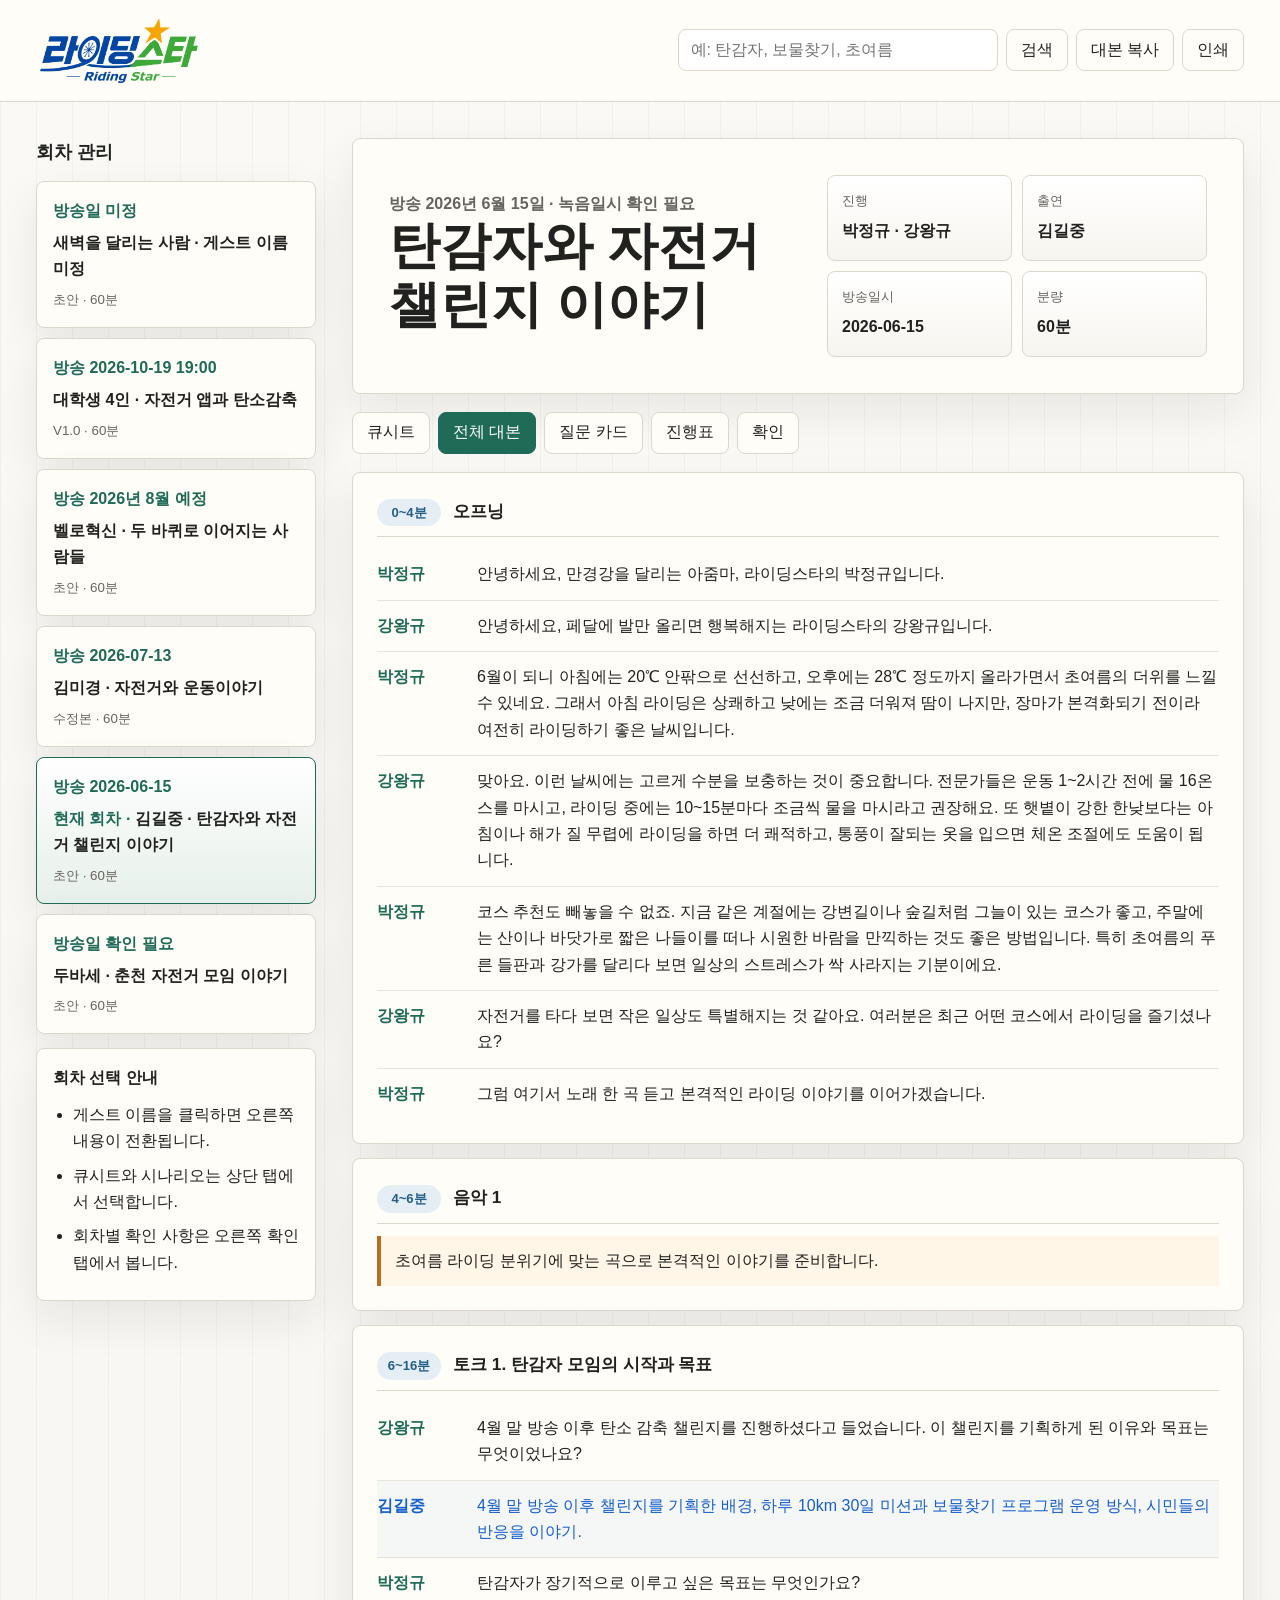
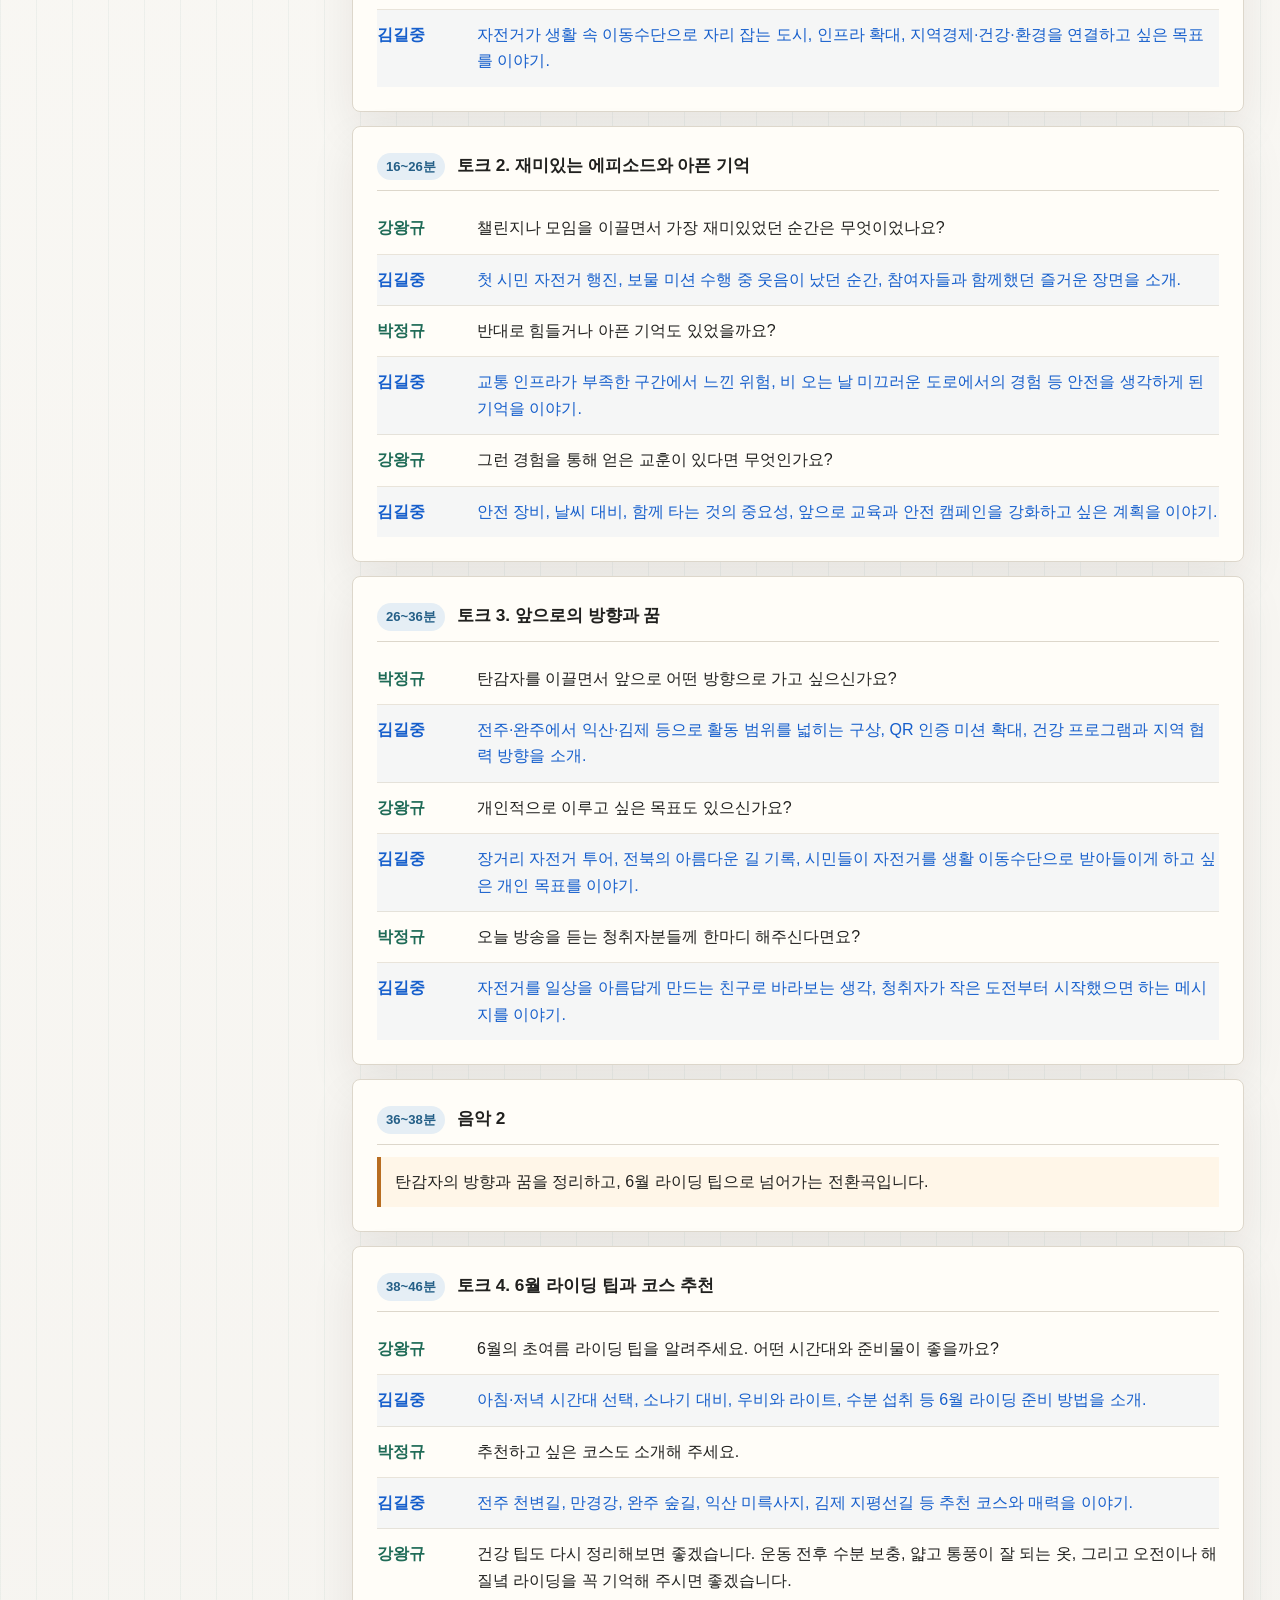
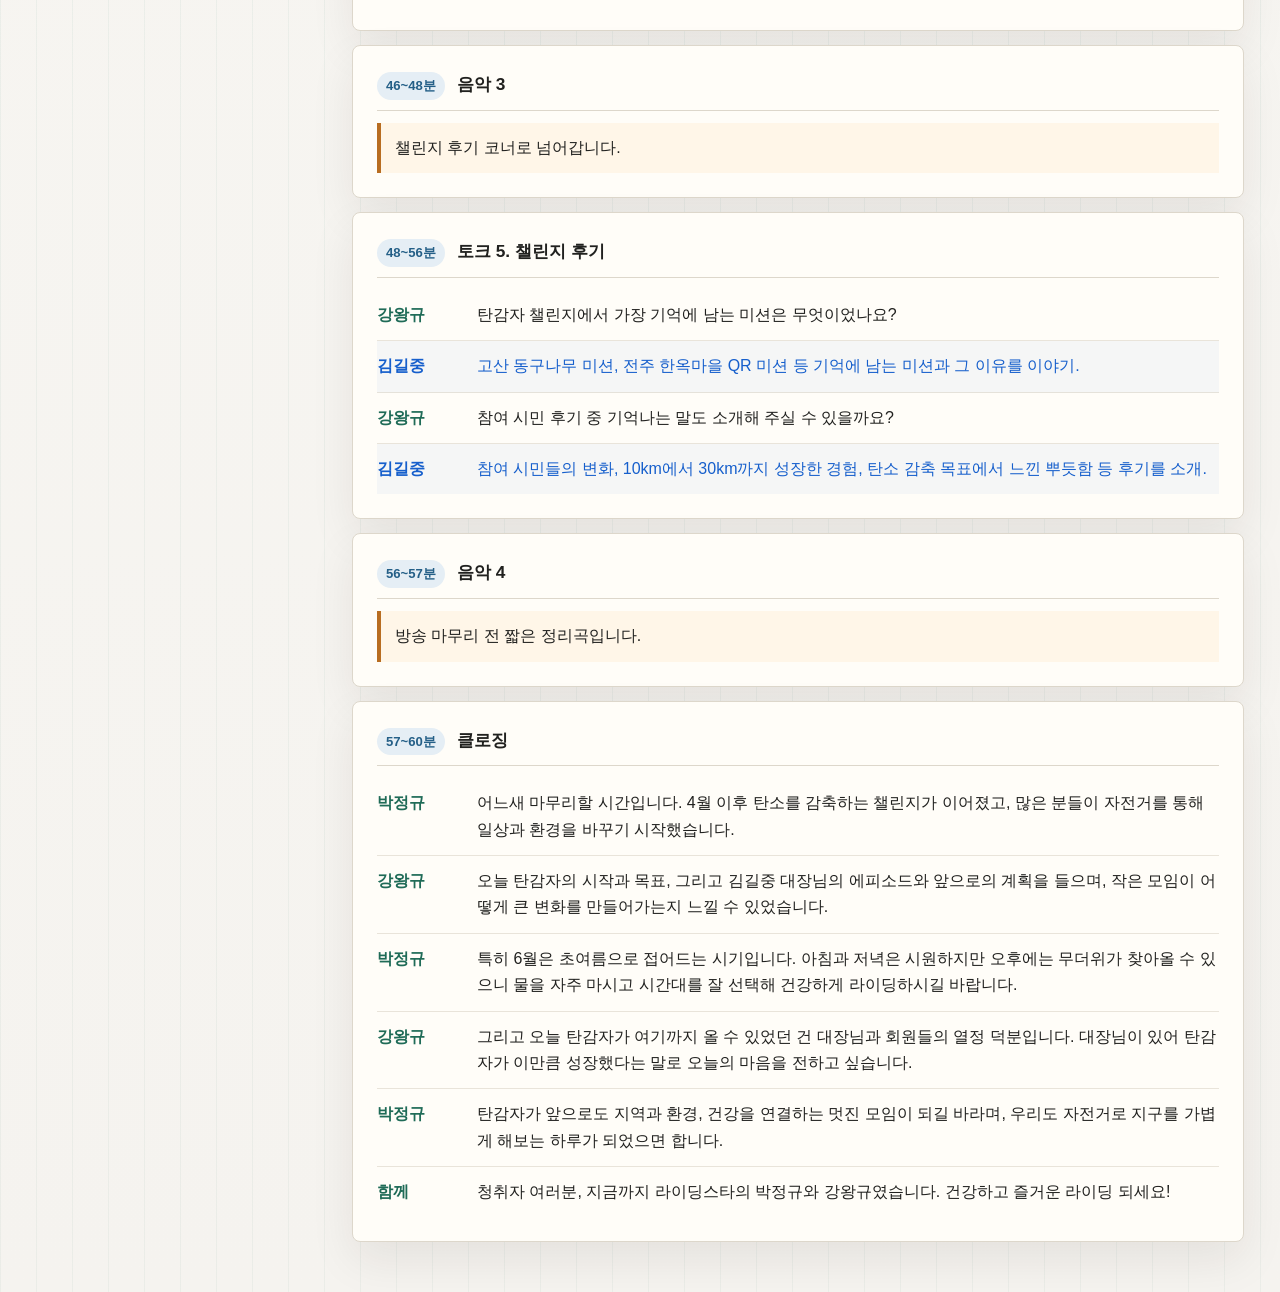
<file: tangamja.html>
<!doctype html>
<html lang="ko">
  <head>
    <meta charset="utf-8" />
    <meta name="viewport" content="width=device-width, initial-scale=1" />
    <title>라이딩스타 방송 시나리오</title>
    <link rel="stylesheet" href="assets/styles.css" />
  </head>
  <body>
    <header class="topbar">
      <a class="brand" href="https://riding-star.vercel.app/" aria-label="Riding-star 메인페이지로 이동">
        <img class="brand-logo" src="assets/riding-star-logo-transparent.png" alt="라이딩스타" width="1152" height="503" />
      </a>
      <div class="toolbar" aria-label="문서 도구">
        <form class="search-form" role="search">
          <label class="search-label" for="script-search">검색</label>
          <div class="search-box">
            <input id="script-search" type="search" placeholder="예: 탄감자, 보물찾기, 초여름" />
            <button type="button" id="clear-search" class="search-clear" aria-label="검색어 지우기" hidden>×</button>
          </div>
          <button type="submit" id="search-submit">검색</button>
        </form>
        <button type="button" id="episode-menu-toggle" class="episode-menu-toggle" aria-controls="episode-panel" aria-expanded="false">회차 관리</button>
        <button type="button" id="copy-script">대본 복사</button>
        <button type="button" id="print-page">인쇄</button>
      </div>
    </header>

    <div class="layout">
                  <aside class="sidebar" id="episode-panel" aria-label="회차 목록">
        <div class="sidebar-head">
          <h1>회차 관리</h1>
          <button type="button" id="episode-menu-close" class="sidebar-close" aria-label="회차 관리 닫기">×</button>
        </div>
        <a class="episode episode-switch" href="index.html#script-view" data-episode-key="dawn" data-search-placeholder="예: 새벽, 출퇴근, 카페, 생활">
          <span>방송일 미정</span>
          <strong>새벽을 달리는 사람 · 게스트 이름 미정</strong>
          <small>초안 · 60분</small>
        </a>
        <a class="episode episode-switch" href="student-bike-app.html#script-view" data-episode-key="students" data-search-placeholder="예: 대학생, 자전거 앱, 탄소감축, GPS">
          <span>방송 2026-10-19 19:00</span>
          <strong>대학생 4인 · 자전거 앱과 탄소감축</strong>
          <small>V1.0 · 60분</small>
        </a>
        <a class="episode episode-switch" href="velo-hyeoksin.html#script-view" data-episode-key="velo" data-search-placeholder="예: 벨로혁신, 부회장, 총무, 만경강">
          <span>방송 2026년 8월 예정</span>
          <strong>벨로혁신 · 두 바퀴로 이어지는 사람들</strong>
          <small>초안 · 60분</small>
        </a>
        <a class="episode episode-switch" href="kim-mikyung.html#script-view" data-episode-key="mikyung" data-search-placeholder="예: 장거리, 마라톤, 축구">
          <span>방송 2026-07-13</span>
          <strong>김미경 · 자전거와 운동이야기</strong>
          <small>수정본 · 60분</small>
        </a>
        <a class="episode episode-switch current" href="tangamja.html#script-view" data-episode-key="giljung" data-search-placeholder="예: 탄감자, 보물찾기, 초여름" aria-current="page">
          <span>방송 2026-06-15</span>
          <strong>김길중 · 탄감자와 자전거 챌린지 이야기</strong>
          <small>초안 · 60분</small>
        </a>
        <a class="episode episode-switch" href="dubase.html#script-view" data-episode-key="dubase" data-search-placeholder="예: 두바세, 춘천, 라이딩 문화">
          <span>방송일 확인 필요</span>
          <strong>두바세 · 춘천 자전거 모임 이야기</strong>
          <small>초안 · 60분</small>
        </a>
        <div class="sidebar-note">
          <strong>회차 선택 안내</strong>
          <ul>
            <li>게스트 이름을 클릭하면 오른쪽 내용이 전환됩니다.</li>
            <li>큐시트와 시나리오는 상단 탭에서 선택합니다.</li>
            <li>회차별 확인 사항은 오른쪽 확인 탭에서 봅니다.</li>
          </ul>
        </div>
      </aside>

      <main class="content">
        <section class="summary" aria-labelledby="page-title">
          <div>
            <p class="eyebrow">방송 2026년 6월 15일 · 녹음일시 확인 필요</p>
            <h2 id="page-title">탄감자와 자전거 챌린지 이야기</h2>
          </div>
          <dl class="meta-grid">
            <div>
              <dt>진행</dt>
              <dd>박정규 · 강왕규</dd>
            </div>
            <div>
              <dt>출연</dt>
              <dd>김길중</dd>
            </div>
            <div>
              <dt>방송일시</dt>
              <dd>2026-06-15</dd>
            </div>
            <div>
              <dt>분량</dt>
              <dd>60분</dd>
            </div>
          </dl>
        </section>

        <nav class="tabs" aria-label="보기 전환">
          <button type="button" data-view="cue-view">큐시트</button>
          <button type="button" class="active" data-view="script-view">전체 대본</button>
          <button type="button" data-view="questions-view">질문 카드</button>
          <button type="button" data-view="run-view">진행표</button>
          <button type="button" data-view="check-view">확인</button>
        </nav>

        <section id="cue-view" class="view cue-view" aria-label="큐시트" hidden>
          <article class="cue-sheet">
            <header class="cue-title">
              <h3>[큐시트] 주제토크방송</h3>
              <p>전주공동체라디오 <strong>93.5MHz</strong></p>
            </header>

            <table class="cue-meta" aria-label="큐시트 기본 정보">
              <tbody>
                <tr>
                  <th>프로그램명</th>
                  <td>라이딩스타(탄감자와 자전거 챌린지 이야기)</td>
                </tr>
                <tr>
                  <th>진행</th>
                  <td>박정규, 강왕규</td>
                </tr>
                <tr>
                  <th>출연</th>
                  <td><span class="guest-name">김길중</span></td>
                </tr>
                <tr>
                  <th>녹음장소</th>
                  <td>방송실</td>
                </tr>
                <tr>
                  <th>녹음일시</th>
                  <td>확인 필요</td>
                </tr>
                <tr>
                  <th>방송일시</th>
                  <td>2026년 6월 15일</td>
                </tr>
              </tbody>
            </table>

            <table class="cue-table" aria-label="큐시트 진행 흐름">
              <thead>
                <tr>
                  <th>구성</th>
                  <th>시간</th>
                  <th>세부사항</th>
                  <th>출연</th>
                </tr>
              </thead>
              <tbody>
                <tr>
                  <td><strong>오프닝</strong><small>6월 초여름</small></td>
                  <td>0~4분<br /><span>(4')</span></td>
                  <td>
                    <ul>
                      <li>진행자 인사, 6월 초여름 라이딩</li>
                      <li>20℃ 안팎 아침, 28℃ 낮 기온 안내</li>
                      <li>수분 보충, 아침·해질녘 라이딩 권장</li>
                      <li>강변길, 숲길, 산과 바닷가 코스 추천</li>
                    </ul>
                  </td>
                  <td>진행자</td>
                </tr>
                <tr>
                  <td><strong>음악 1</strong><small>전환곡</small></td>
                  <td>4~6분<br /><span>(2')</span></td>
                  <td>
                    <ul>
                      <li>게스트 토크 전환</li>
                    </ul>
                  </td>
                  <td>진행자</td>
                </tr>
                <tr>
                  <td><strong>토크 1</strong><small>시작과 목표</small></td>
                  <td>6~16분<br /><span>(10')</span></td>
                  <td>
                    <ul>
                      <li>탄감자 모임의 시작</li>
                      <li>탄소 감축 챌린지 기획 이유</li>
                      <li>장기적 목표</li>
                    </ul>
                  </td>
                  <td>진행자 &amp;<br /><span class="guest-name">김길중</span></td>
                </tr>
                <tr>
                  <td><strong>토크 2</strong><small>에피소드</small></td>
                  <td>16~26분<br /><span>(10')</span></td>
                  <td>
                    <ul>
                      <li>챌린지와 모임의 재미있는 순간</li>
                      <li>힘들거나 위험했던 기억</li>
                      <li>안전과 함께 타기의 교훈</li>
                    </ul>
                  </td>
                  <td>진행자 &amp;<br /><span class="guest-name">김길중</span></td>
                </tr>
                <tr>
                  <td><strong>토크 3</strong><small>방향과 꿈</small></td>
                  <td>26~36분<br /><span>(10')</span></td>
                  <td>
                    <ul>
                      <li>전주·완주 밖으로 확장하는 미션</li>
                      <li>건강 프로그램과 지역 협력</li>
                      <li>청취자에게 전하는 한마디</li>
                    </ul>
                  </td>
                  <td>진행자 &amp;<br /><span class="guest-name">김길중</span></td>
                </tr>
                <tr>
                  <td><strong>음악 2</strong><small>중간 전환</small></td>
                  <td>36~38분<br /><span>(2')</span></td>
                  <td>
                    <ul>
                      <li>라이딩 팁 코너로 전환</li>
                    </ul>
                  </td>
                  <td>진행자</td>
                </tr>
                <tr>
                  <td><strong>토크 4</strong><small>팁과 코스</small></td>
                  <td>38~46분<br /><span>(8')</span></td>
                  <td>
                    <ul>
                      <li>6월 초여름 라이딩 준비</li>
                      <li>전주, 완주, 익산, 김제 추천 코스</li>
                      <li>수분과 통풍 좋은 복장 안내</li>
                    </ul>
                  </td>
                  <td>진행자 &amp;<br /><span class="guest-name">김길중</span></td>
                </tr>
                <tr>
                  <td><strong>음악 3</strong><small>전환곡</small></td>
                  <td>46~48분<br /><span>(2')</span></td>
                  <td>
                    <ul>
                      <li>챌린지 후기 코너로 전환</li>
                    </ul>
                  </td>
                  <td>진행자</td>
                </tr>
                <tr>
                  <td><strong>토크 5</strong><small>챌린지 후기</small></td>
                  <td>48~56분<br /><span>(8')</span></td>
                  <td>
                    <ul>
                      <li>기억나는 미션</li>
                      <li>시민 후기 소개</li>
                    </ul>
                  </td>
                  <td>진행자 &amp;<br /><span class="guest-name">김길중</span></td>
                </tr>
                <tr>
                  <td><strong>음악 4</strong><small>정리곡</small></td>
                  <td>56~57분<br /><span>(1')</span></td>
                  <td>
                    <ul>
                      <li>클로징 전환</li>
                    </ul>
                  </td>
                  <td>진행자</td>
                </tr>
                <tr>
                  <td><strong>클로징</strong><small>마무리</small></td>
                  <td>57~60분<br /><span>(3')</span></td>
                  <td>
                    <ul>
                      <li>탄감자 챌린지 정리</li>
                      <li>김길중님과 회원들의 열정 언급</li>
                      <li>건강하고 즐거운 라이딩 인사</li>
                    </ul>
                  </td>
                  <td>진행자</td>
                </tr>
              </tbody>
            </table>
          </article>
        </section>

        <section id="script-view" class="view active" aria-label="전체 대본">
          <article id="script-copy-source">
            <section class="script-block">
              <header>
                <span>0~4분</span>
                <h3>오프닝</h3>
              </header>
              <p class="line"><b>박정규</b><span>안녕하세요, 만경강을 달리는 아줌마, 라이딩스타의 박정규입니다.</span></p>
              <p class="line"><b>강왕규</b><span>안녕하세요, 페달에 발만 올리면 행복해지는 라이딩스타의 강왕규입니다.</span></p>
              <p class="line"><b>박정규</b><span>6월이 되니 아침에는 20℃ 안팎으로 선선하고, 오후에는 28℃ 정도까지 올라가면서 초여름의 더위를 느낄 수 있네요. 그래서 아침 라이딩은 상쾌하고 낮에는 조금 더워져 땀이 나지만, 장마가 본격화되기 전이라 여전히 라이딩하기 좋은 날씨입니다.</span></p>
              <p class="line"><b>강왕규</b><span>맞아요. 이런 날씨에는 고르게 수분을 보충하는 것이 중요합니다. 전문가들은 운동 1~2시간 전에 물 16온스를 마시고, 라이딩 중에는 10~15분마다 조금씩 물을 마시라고 권장해요. 또 햇볕이 강한 한낮보다는 아침이나 해가 질 무렵에 라이딩을 하면 더 쾌적하고, 통풍이 잘되는 옷을 입으면 체온 조절에도 도움이 됩니다.</span></p>
              <p class="line"><b>박정규</b><span>코스 추천도 빼놓을 수 없죠. 지금 같은 계절에는 강변길이나 숲길처럼 그늘이 있는 코스가 좋고, 주말에는 산이나 바닷가로 짧은 나들이를 떠나 시원한 바람을 만끽하는 것도 좋은 방법입니다. 특히 초여름의 푸른 들판과 강가를 달리다 보면 일상의 스트레스가 싹 사라지는 기분이에요.</span></p>
              <p class="line"><b>강왕규</b><span>자전거를 타다 보면 작은 일상도 특별해지는 것 같아요. 여러분은 최근 어떤 코스에서 라이딩을 즐기셨나요?</span></p>
              <p class="line"><b>박정규</b><span>그럼 여기서 노래 한 곡 듣고 본격적인 라이딩 이야기를 이어가겠습니다.</span></p>
            </section>

            <section class="script-block">
              <header>
                <span>4~6분</span>
                <h3>음악 1</h3>
              </header>
              <p class="cue">초여름 라이딩 분위기에 맞는 곡으로 본격적인 이야기를 준비합니다.</p>
            </section>

            <section class="script-block">
              <header>
                <span>6~16분</span>
                <h3>토크 1. 탄감자 모임의 시작과 목표</h3>
              </header>
              <p class="line"><b>강왕규</b><span>4월 말 방송 이후 탄소 감축 챌린지를 진행하셨다고 들었습니다. 이 챌린지를 기획하게 된 이유와 목표는 무엇이었나요?</span></p>
              <p class="line guest-line"><b>김길중</b><span>4월 말 방송 이후 챌린지를 기획한 배경, 하루 10km 30일 미션과 보물찾기 프로그램 운영 방식, 시민들의 반응을 이야기.</span></p>
              <p class="line"><b>박정규</b><span>탄감자가 장기적으로 이루고 싶은 목표는 무엇인가요?</span></p>
              <p class="line guest-line"><b>김길중</b><span>자전거가 생활 속 이동수단으로 자리 잡는 도시, 인프라 확대, 지역경제·건강·환경을 연결하고 싶은 목표를 이야기.</span></p>
            </section>

            <section class="script-block">
              <header>
                <span>16~26분</span>
                <h3>토크 2. 재미있는 에피소드와 아픈 기억</h3>
              </header>
              <p class="line"><b>강왕규</b><span>챌린지나 모임을 이끌면서 가장 재미있었던 순간은 무엇이었나요?</span></p>
              <p class="line guest-line"><b>김길중</b><span>첫 시민 자전거 행진, 보물 미션 수행 중 웃음이 났던 순간, 참여자들과 함께했던 즐거운 장면을 소개.</span></p>
              <p class="line"><b>박정규</b><span>반대로 힘들거나 아픈 기억도 있었을까요?</span></p>
              <p class="line guest-line"><b>김길중</b><span>교통 인프라가 부족한 구간에서 느낀 위험, 비 오는 날 미끄러운 도로에서의 경험 등 안전을 생각하게 된 기억을 이야기.</span></p>
              <p class="line"><b>강왕규</b><span>그런 경험을 통해 얻은 교훈이 있다면 무엇인가요?</span></p>
              <p class="line guest-line"><b>김길중</b><span>안전 장비, 날씨 대비, 함께 타는 것의 중요성, 앞으로 교육과 안전 캠페인을 강화하고 싶은 계획을 이야기.</span></p>
            </section>

            <section class="script-block">
              <header>
                <span>26~36분</span>
                <h3>토크 3. 앞으로의 방향과 꿈</h3>
              </header>
              <p class="line"><b>박정규</b><span>탄감자를 이끌면서 앞으로 어떤 방향으로 가고 싶으신가요?</span></p>
              <p class="line guest-line"><b>김길중</b><span>전주·완주에서 익산·김제 등으로 활동 범위를 넓히는 구상, QR 인증 미션 확대, 건강 프로그램과 지역 협력 방향을 소개.</span></p>
              <p class="line"><b>강왕규</b><span>개인적으로 이루고 싶은 목표도 있으신가요?</span></p>
              <p class="line guest-line"><b>김길중</b><span>장거리 자전거 투어, 전북의 아름다운 길 기록, 시민들이 자전거를 생활 이동수단으로 받아들이게 하고 싶은 개인 목표를 이야기.</span></p>
              <p class="line"><b>박정규</b><span>오늘 방송을 듣는 청취자분들께 한마디 해주신다면요?</span></p>
              <p class="line guest-line"><b>김길중</b><span>자전거를 일상을 아름답게 만드는 친구로 바라보는 생각, 청취자가 작은 도전부터 시작했으면 하는 메시지를 이야기.</span></p>
            </section>

            <section class="script-block">
              <header>
                <span>36~38분</span>
                <h3>음악 2</h3>
              </header>
              <p class="cue">탄감자의 방향과 꿈을 정리하고, 6월 라이딩 팁으로 넘어가는 전환곡입니다.</p>
            </section>

            <section class="script-block">
              <header>
                <span>38~46분</span>
                <h3>토크 4. 6월 라이딩 팁과 코스 추천</h3>
              </header>
              <p class="line"><b>강왕규</b><span>6월의 초여름 라이딩 팁을 알려주세요. 어떤 시간대와 준비물이 좋을까요?</span></p>
              <p class="line guest-line"><b>김길중</b><span>아침·저녁 시간대 선택, 소나기 대비, 우비와 라이트, 수분 섭취 등 6월 라이딩 준비 방법을 소개.</span></p>
              <p class="line"><b>박정규</b><span>추천하고 싶은 코스도 소개해 주세요.</span></p>
              <p class="line guest-line"><b>김길중</b><span>전주 천변길, 만경강, 완주 숲길, 익산 미륵사지, 김제 지평선길 등 추천 코스와 매력을 이야기.</span></p>
              <p class="line"><b>강왕규</b><span>건강 팁도 다시 정리해보면 좋겠습니다. 운동 전후 수분 보충, 얇고 통풍이 잘 되는 옷, 그리고 오전이나 해질녘 라이딩을 꼭 기억해 주시면 좋겠습니다.</span></p>
            </section>

            <section class="script-block">
              <header>
                <span>46~48분</span>
                <h3>음악 3</h3>
              </header>
              <p class="cue">챌린지 후기 코너로 넘어갑니다.</p>
            </section>

            <section class="script-block">
              <header>
                <span>48~56분</span>
                <h3>토크 5. 챌린지 후기</h3>
              </header>
              <p class="line"><b>강왕규</b><span>탄감자 챌린지에서 가장 기억에 남는 미션은 무엇이었나요?</span></p>
              <p class="line guest-line"><b>김길중</b><span>고산 동구나무 미션, 전주 한옥마을 QR 미션 등 기억에 남는 미션과 그 이유를 이야기.</span></p>
              <p class="line"><b>강왕규</b><span>참여 시민 후기 중 기억나는 말도 소개해 주실 수 있을까요?</span></p>
              <p class="line guest-line"><b>김길중</b><span>참여 시민들의 변화, 10km에서 30km까지 성장한 경험, 탄소 감축 목표에서 느낀 뿌듯함 등 후기를 소개.</span></p>
            </section>

            <section class="script-block">
              <header>
                <span>56~57분</span>
                <h3>음악 4</h3>
              </header>
              <p class="cue">방송 마무리 전 짧은 정리곡입니다.</p>
            </section>

            <section class="script-block">
              <header>
                <span>57~60분</span>
                <h3>클로징</h3>
              </header>
              <p class="line"><b>박정규</b><span>어느새 마무리할 시간입니다. 4월 이후 탄소를 감축하는 챌린지가 이어졌고, 많은 분들이 자전거를 통해 일상과 환경을 바꾸기 시작했습니다.</span></p>
              <p class="line"><b>강왕규</b><span>오늘 탄감자의 시작과 목표, 그리고 김길중 대장님의 에피소드와 앞으로의 계획을 들으며, 작은 모임이 어떻게 큰 변화를 만들어가는지 느낄 수 있었습니다.</span></p>
              <p class="line"><b>박정규</b><span>특히 6월은 초여름으로 접어드는 시기입니다. 아침과 저녁은 시원하지만 오후에는 무더위가 찾아올 수 있으니 물을 자주 마시고 시간대를 잘 선택해 건강하게 라이딩하시길 바랍니다.</span></p>
              <p class="line"><b>강왕규</b><span>그리고 오늘 탄감자가 여기까지 올 수 있었던 건 대장님과 회원들의 열정 덕분입니다. 대장님이 있어 탄감자가 이만큼 성장했다는 말로 오늘의 마음을 전하고 싶습니다.</span></p>
              <p class="line"><b>박정규</b><span>탄감자가 앞으로도 지역과 환경, 건강을 연결하는 멋진 모임이 되길 바라며, 우리도 자전거로 지구를 가볍게 해보는 하루가 되었으면 합니다.</span></p>
              <p class="line"><b>함께</b><span>청취자 여러분, 지금까지 라이딩스타의 박정규와 강왕규였습니다. 건강하고 즐거운 라이딩 되세요!</span></p>
            </section>
          </article>
        </section>

        <section id="questions-view" class="view" aria-label="질문 카드" hidden>
          <div class="question-grid">
            <article>
              <h3>모임의 시작</h3>
              <ul>
                <li>탄감자 챌린지를 기획하게 된 이유와 목표는 무엇인가요?</li>
                <li>탄감자가 이루고자 하는 장기적 목표는 무엇인가요?</li>
              </ul>
            </article>
            <article>
              <h3>에피소드와 교훈</h3>
              <ul>
                <li>챌린지나 모임을 이끌면서 가장 재미있었던 순간은 무엇이었나요?</li>
                <li>반대로 힘들거나 아픈 기억도 있을까요?</li>
                <li>이런 경험을 통해 얻은 교훈은 무엇인가요?</li>
              </ul>
            </article>
            <article>
              <h3>방향과 목표</h3>
              <ul>
                <li>탄감자를 이끌면서 어떤 방향으로 가고 싶으신가요?</li>
                <li>개인적으로 이루고 싶은 목표는 무엇인가요?</li>
                <li>청취자들에게 한마디 해주신다면요?</li>
              </ul>
            </article>
            <article>
              <h3>라이딩 팁과 참여</h3>
              <ul>
                <li>6월의 초여름 라이딩 팁을 알려주세요.</li>
                <li>추천하고 싶은 코스가 있나요?</li>
                <li>탄감자 챌린지에서 가장 기억에 남는 미션은 무엇인가요?</li>
              </ul>
            </article>
          </div>
        </section>

        <section id="run-view" class="view" aria-label="진행표" hidden>
          <div class="table-wrap">
            <table>
              <thead>
                <tr>
                  <th>순서</th>
                  <th>코너</th>
                  <th>시간</th>
                  <th>핵심</th>
                </tr>
              </thead>
              <tbody>
                <tr><td>1</td><td>오프닝</td><td>4분</td><td>6월 기온, 수분 보충, 초여름 추천 코스</td></tr>
                <tr><td>2</td><td>음악 1</td><td>2분</td><td>게스트 토크 전환</td></tr>
                <tr><td>3</td><td>토크 1</td><td>10분</td><td>모임의 시작, 챌린지 목표, 장기 비전</td></tr>
                <tr><td>4</td><td>토크 2</td><td>10분</td><td>재미있는 에피소드, 힘든 기억, 안전의 교훈</td></tr>
                <tr><td>5</td><td>토크 3</td><td>10분</td><td>앞으로의 방향, 개인 목표, 청취자 메시지</td></tr>
                <tr><td>6</td><td>음악 2</td><td>2분</td><td>라이딩 팁 코너 전환</td></tr>
                <tr><td>7</td><td>토크 4</td><td>8분</td><td>6월 라이딩 팁, 전북 추천 코스, 수분 보충</td></tr>
                <tr><td>8</td><td>음악 3</td><td>2분</td><td>챌린지 후기 전환</td></tr>
                <tr><td>9</td><td>토크 5</td><td>8분</td><td>기억나는 미션, 시민 후기</td></tr>
                <tr><td>10</td><td>음악 4</td><td>1분</td><td>클로징 전환</td></tr>
                <tr><td>11</td><td>클로징</td><td>3분</td><td>탄감자 정리, 김길중 대장님 응원, 마무리 인사</td></tr>
              </tbody>
            </table>
          </div>
        </section>

        <section id="check-view" class="view" aria-label="확인 항목" hidden>
          <div class="check-panel">
            <h3>방송 전 확인</h3>
            <label><input type="checkbox" /> 김길중 출연 정보와 호칭 확정</label>
            <label><input type="checkbox" /> 탄감자 챌린지 신청 경로 확인</label>
            <label><input type="checkbox" /> 보물찾기 미션과 상품권 표현 확인</label>
            <label><input type="checkbox" /> 삽입곡 4곡 또는 대체곡 확정</label>
            <label><input type="checkbox" /> 방송일 기준 날씨와 건강 정보 표현 확인</label>
          </div>
          <div class="source-note">
            <h3>자료 메모</h3>
            <p>특이사항 확인 중</p>
          </div>
        </section>
      </main>
    </div>
    <div id="panel-backdrop" class="panel-backdrop" hidden></div>

    <script src="assets/app.js"></script>
  </body>
</html>
</file>
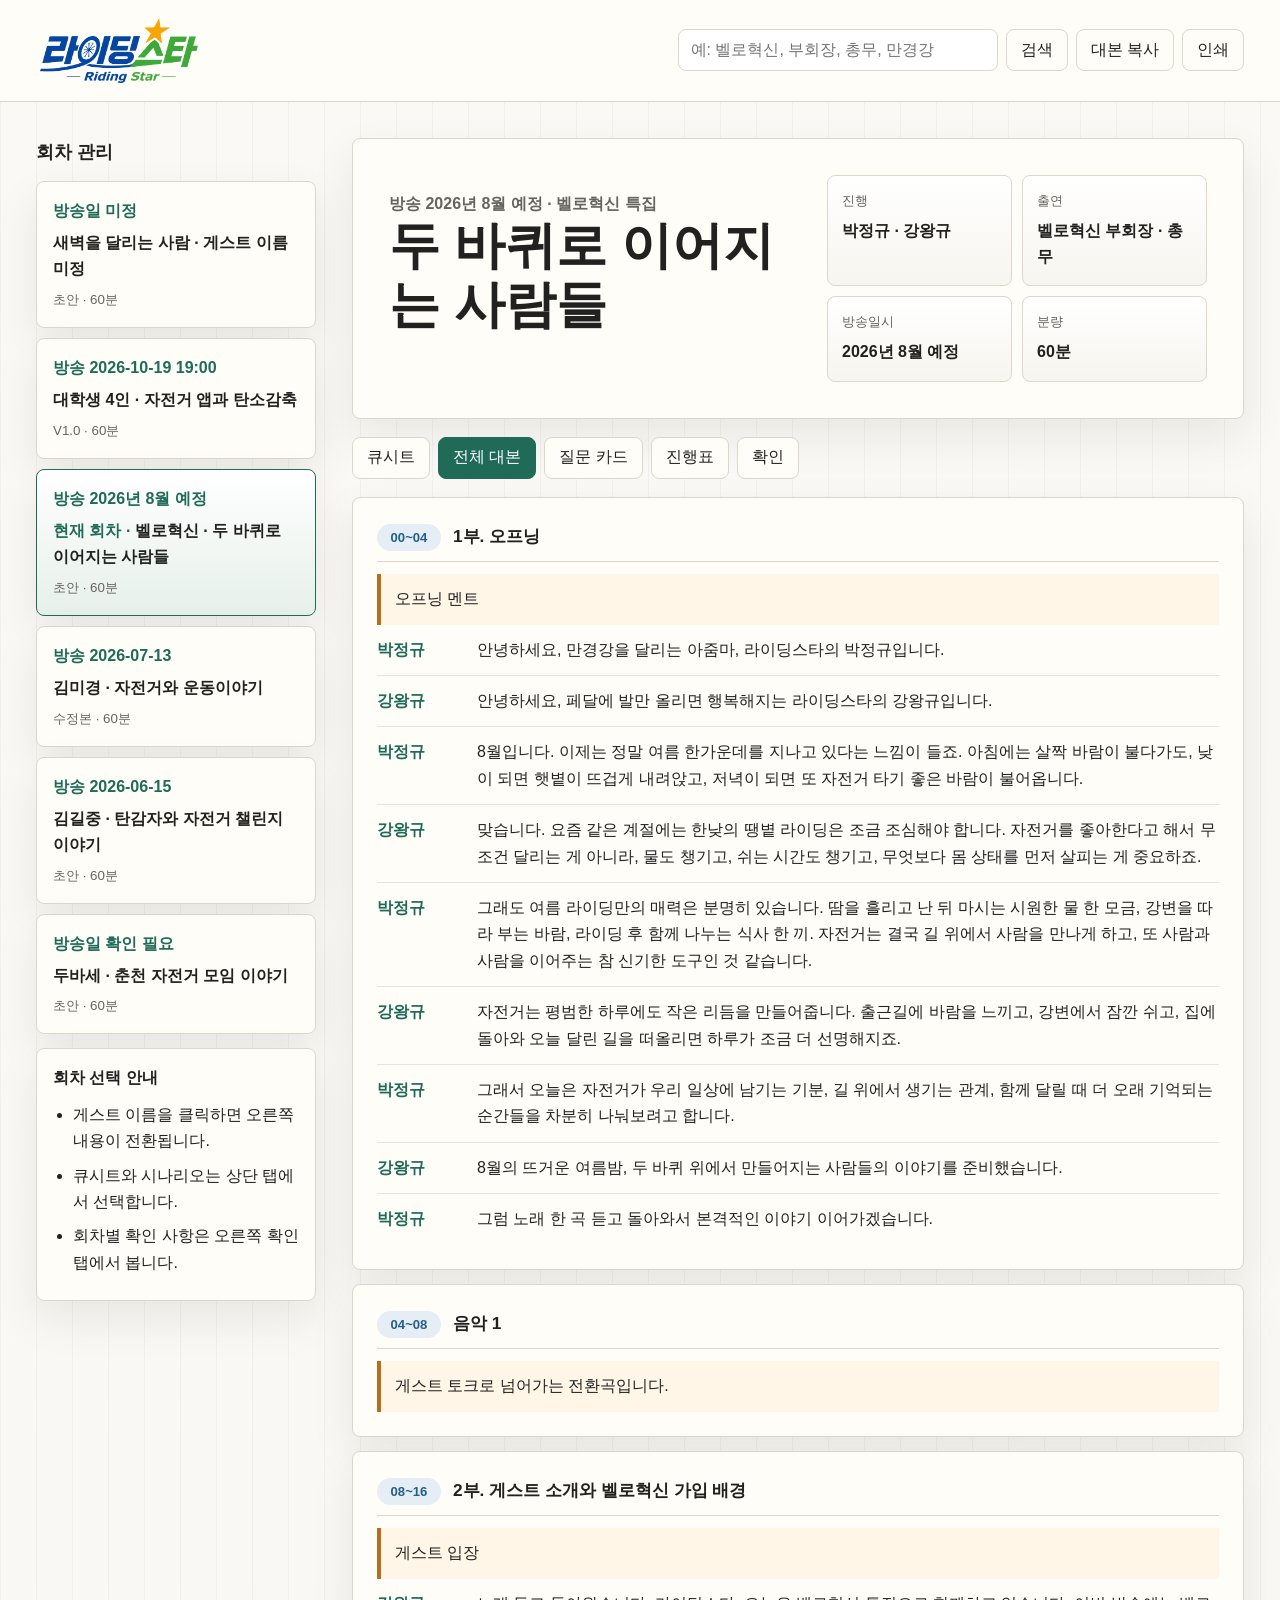
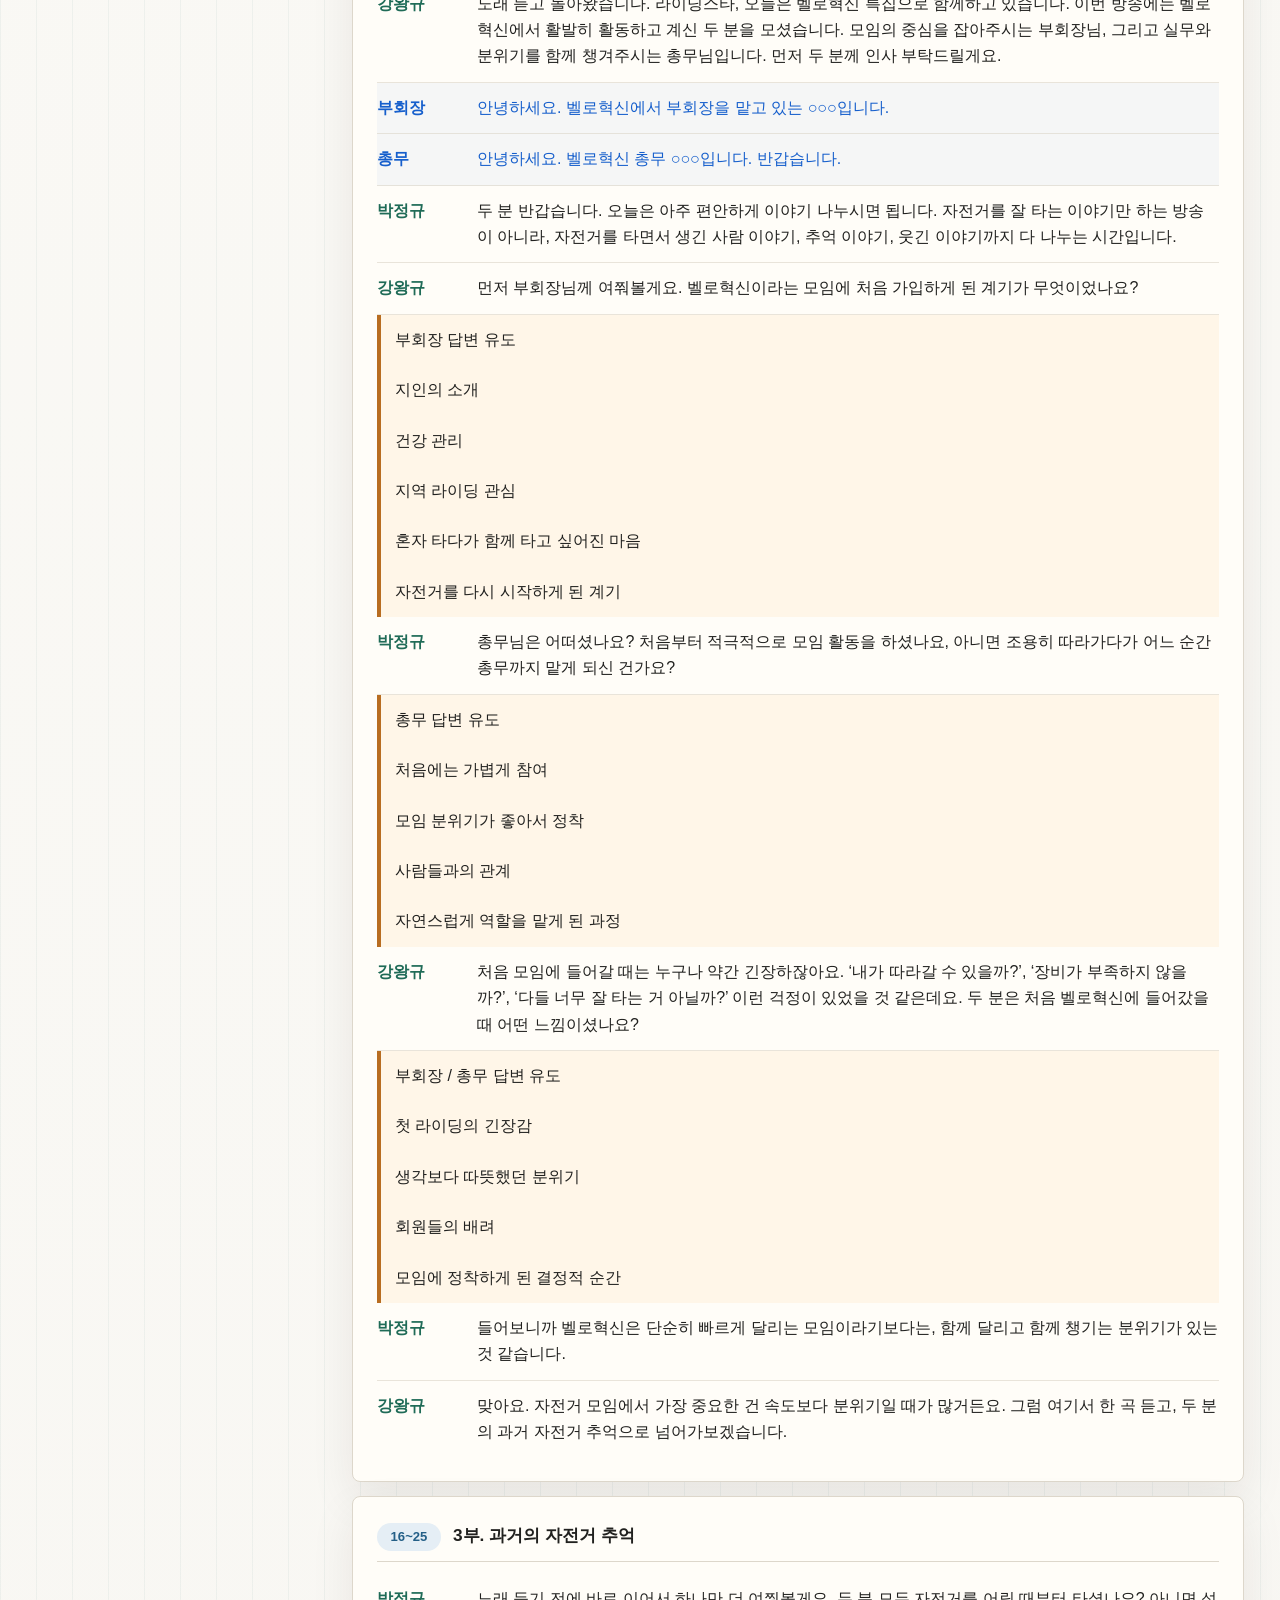
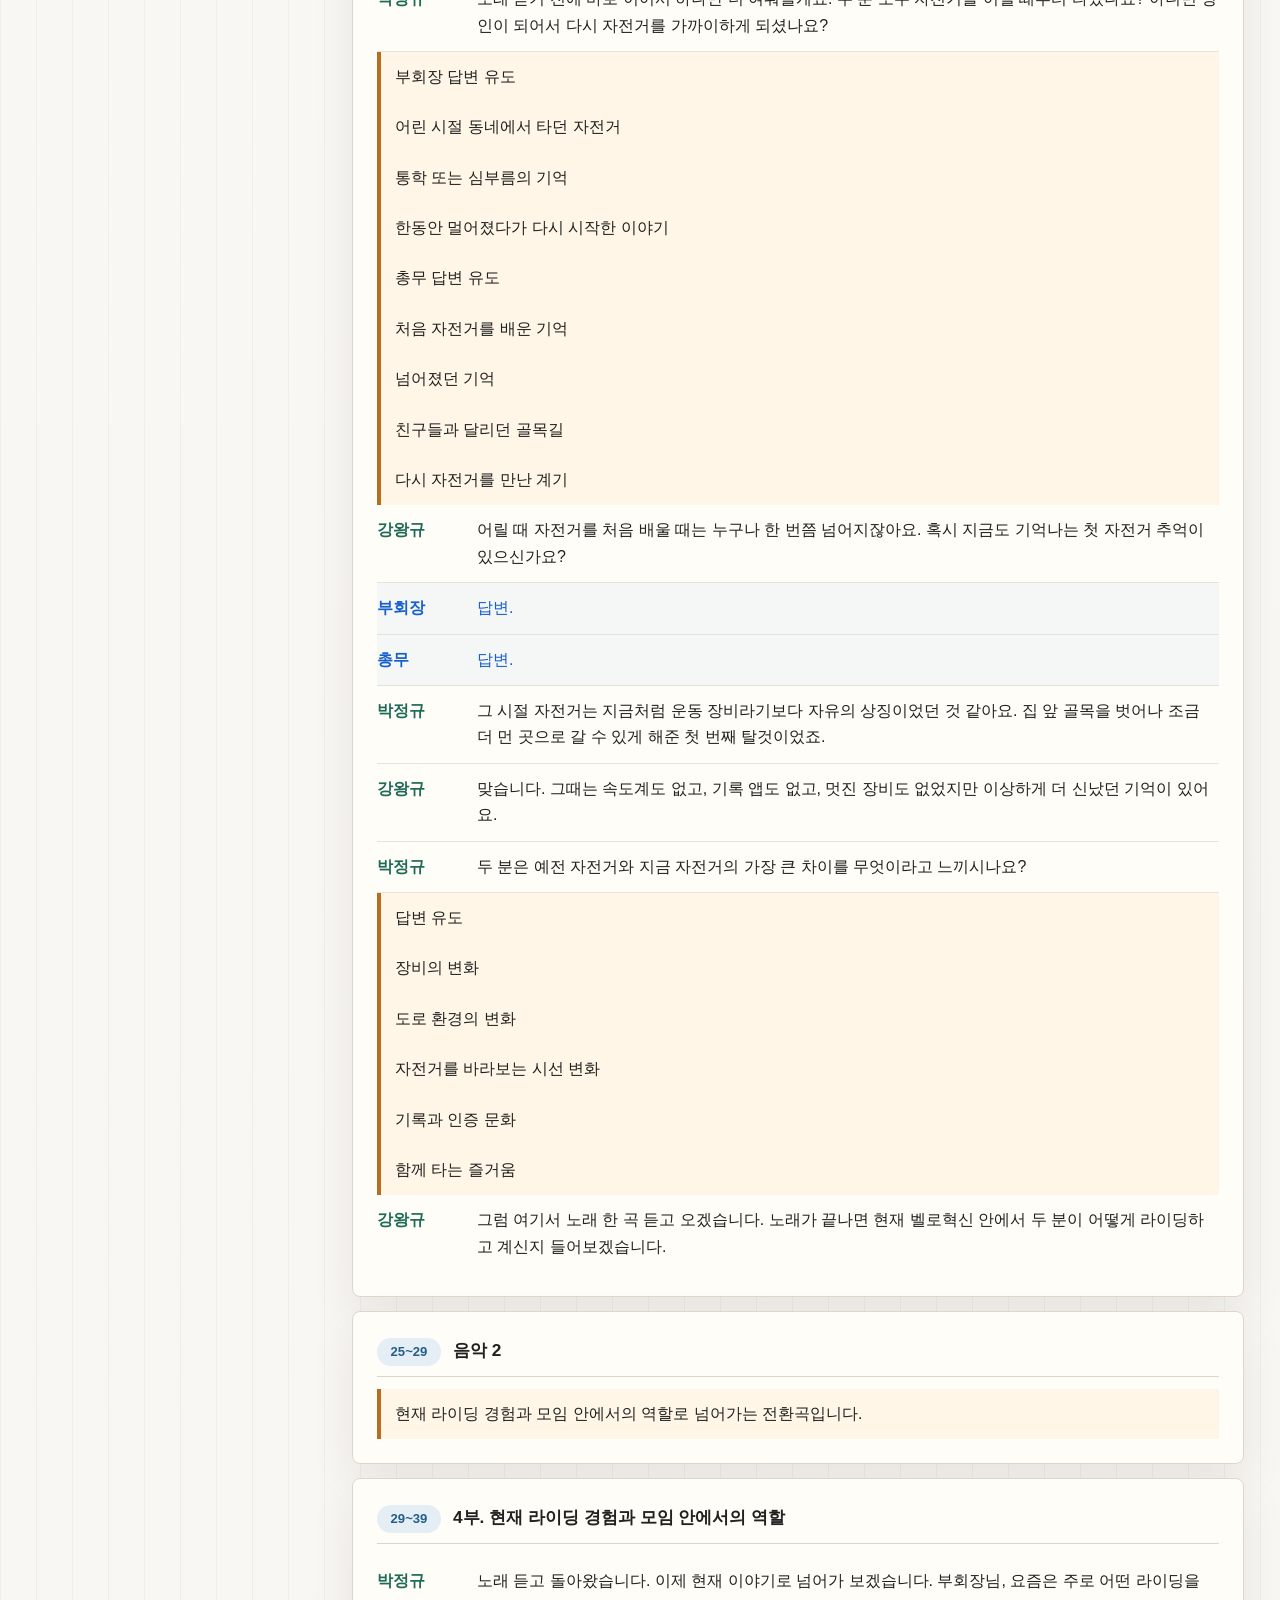
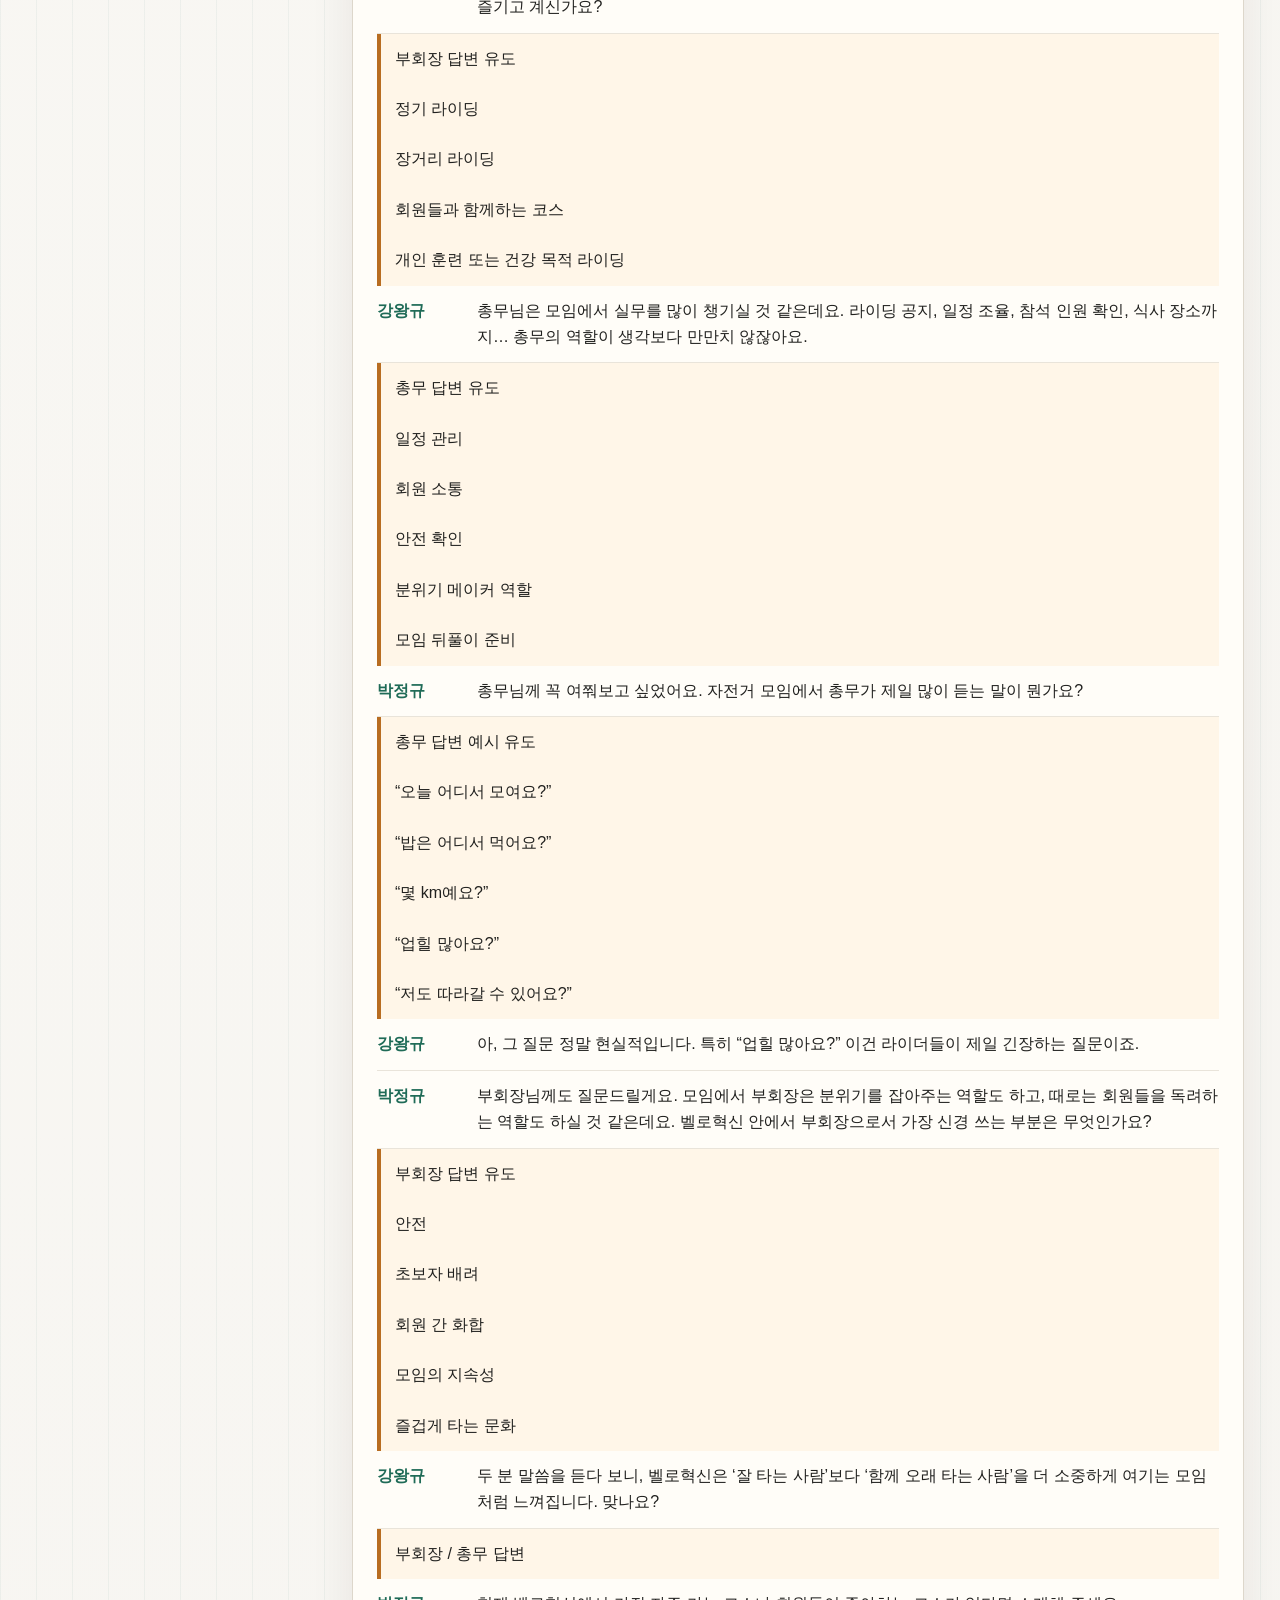
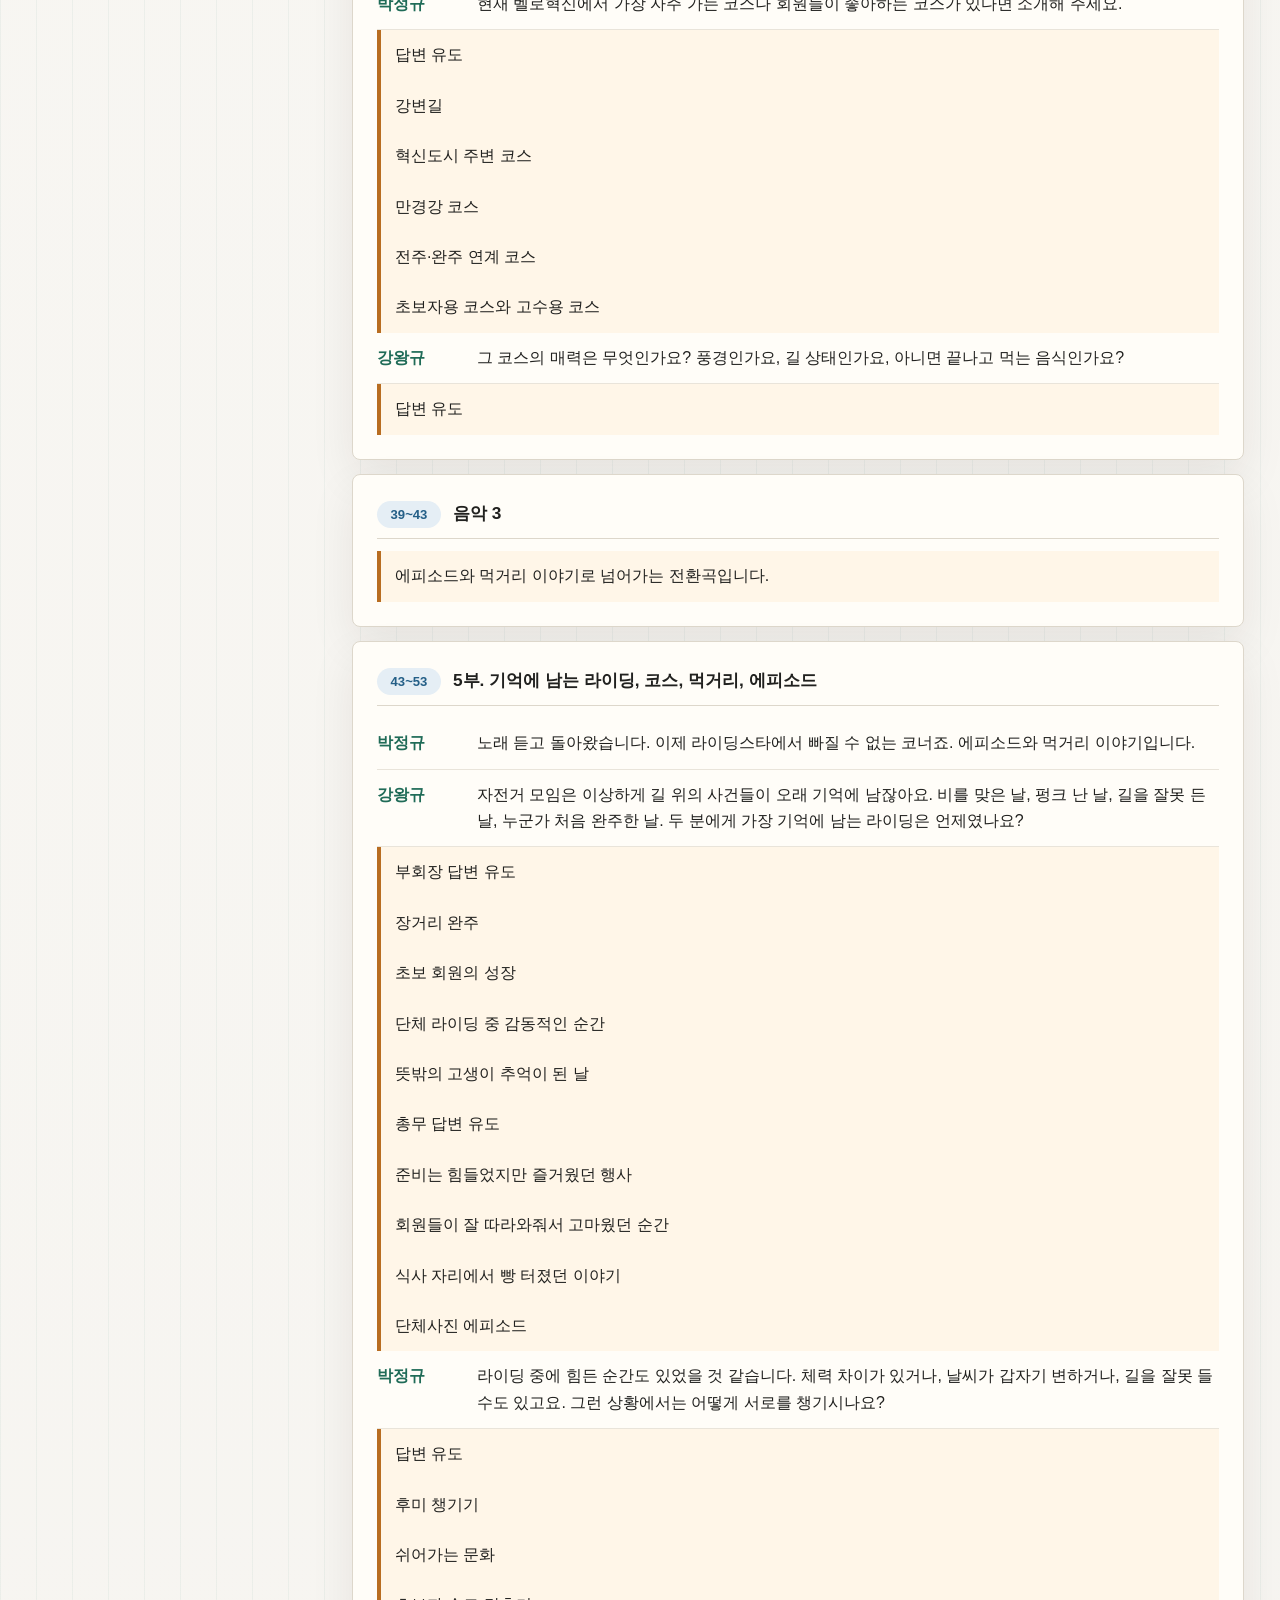
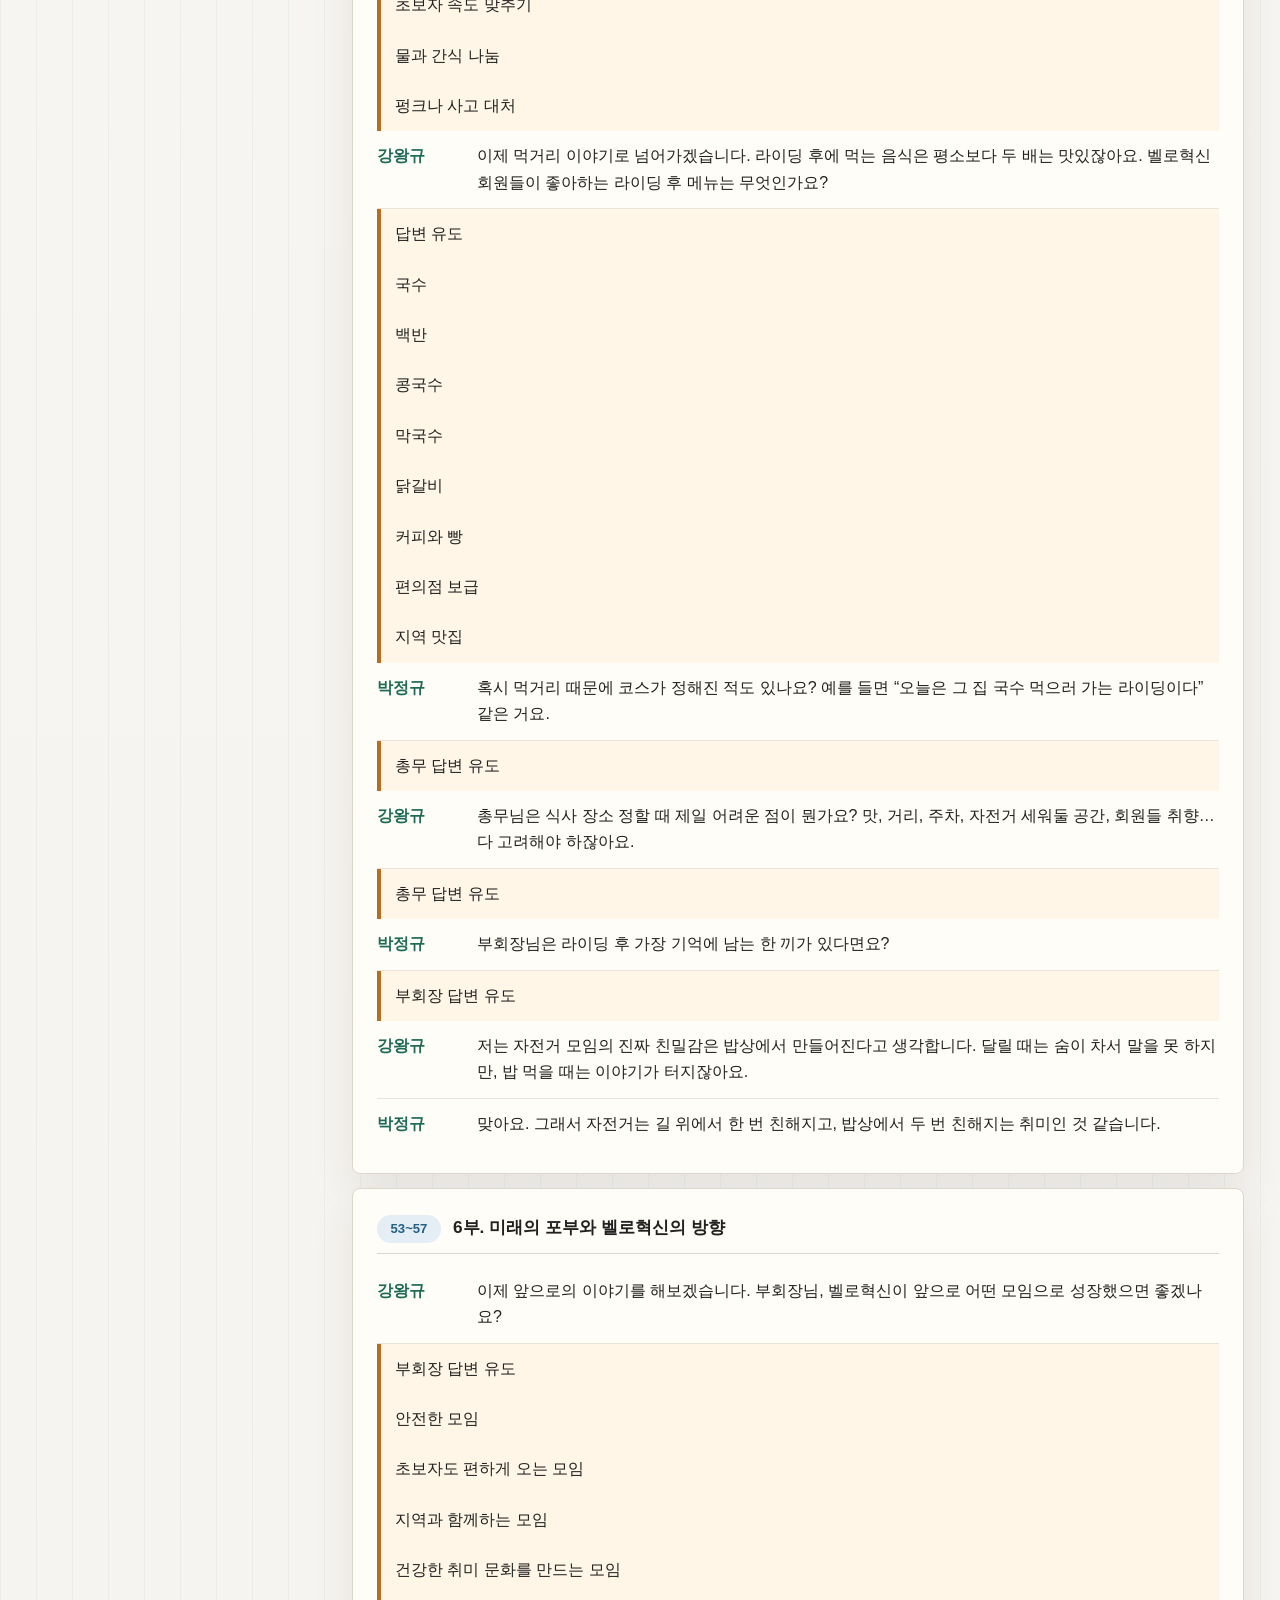
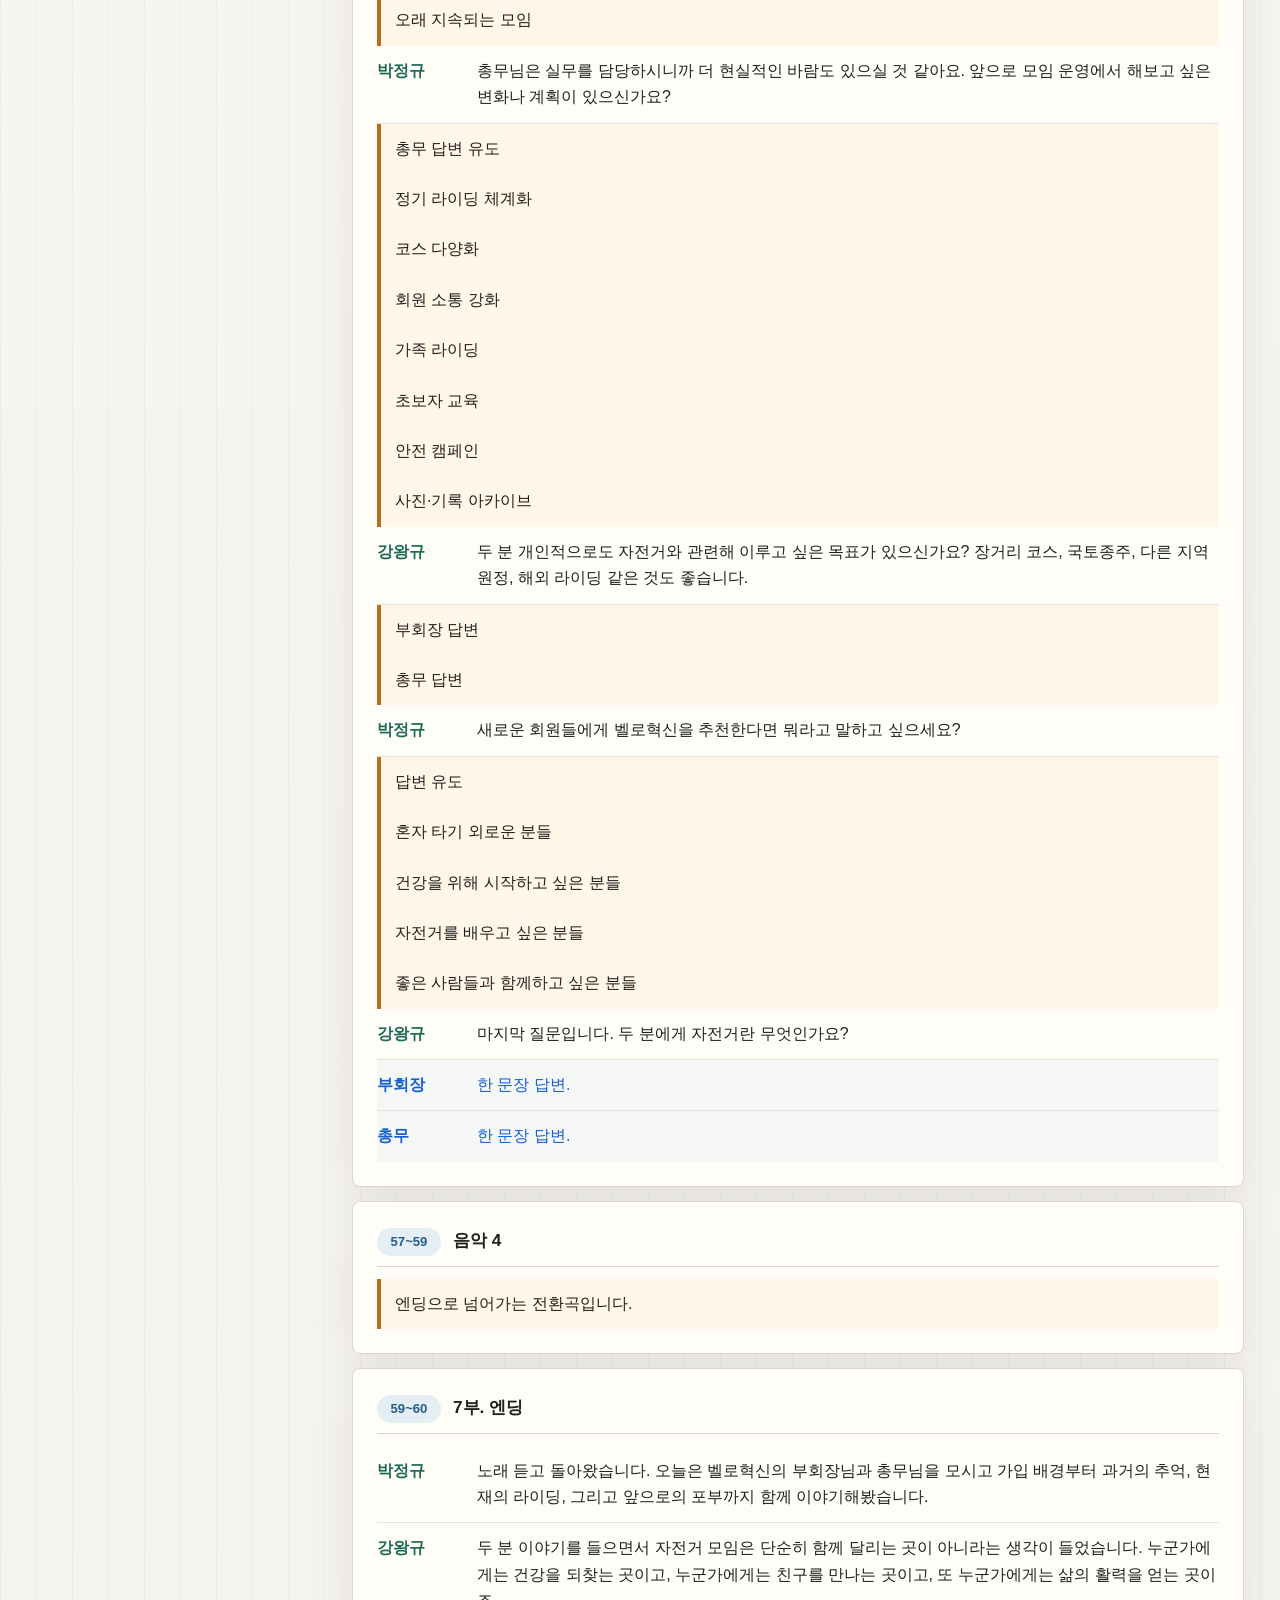
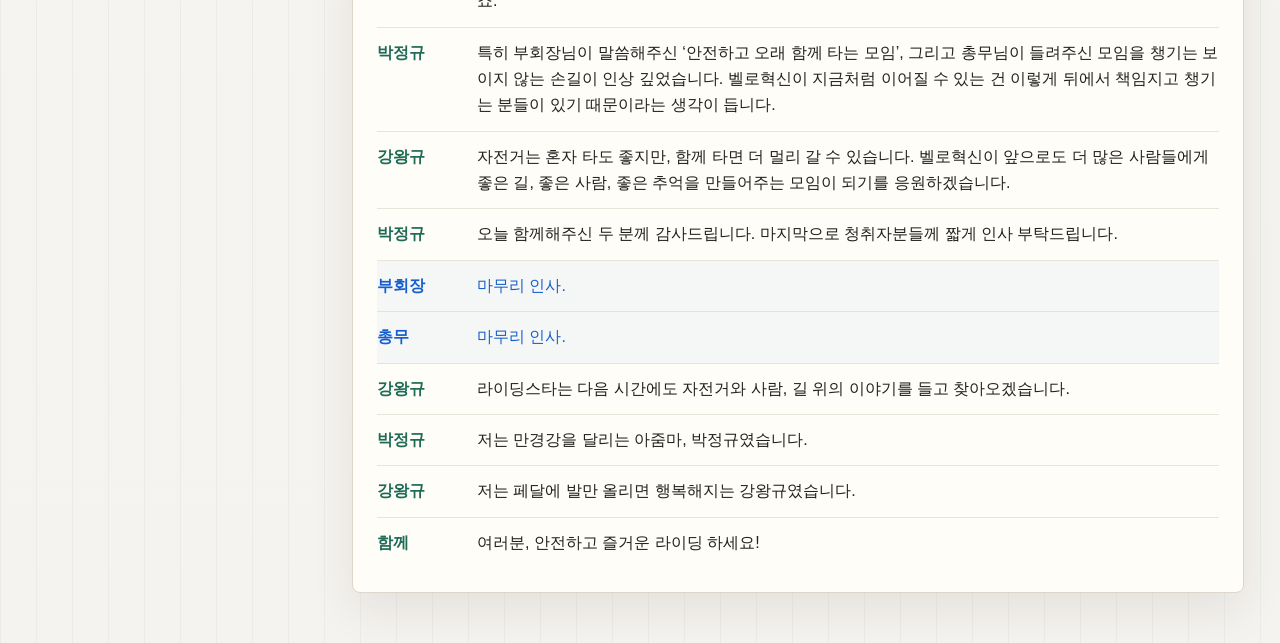
<file: velo-hyeoksin.html>
﻿<!doctype html>
<html lang="ko">
  <head>
    <meta charset="utf-8" />
    <meta name="viewport" content="width=device-width, initial-scale=1" />
    <title>벨로혁신 · 두 바퀴로 이어지는 사람들</title>
    <link rel="stylesheet" href="assets/styles.css" />
  </head>
  <body>
    <header class="topbar">
      <a class="brand" href="https://riding-star.vercel.app/" aria-label="Riding-star 메인페이지로 이동">
        <img class="brand-logo" src="assets/riding-star-logo-transparent.png" alt="라이딩스타" width="1152" height="503" />
      </a>
      <div class="toolbar" aria-label="문서 도구">
        <form class="search-form" role="search">
          <label class="search-label" for="script-search">검색</label>
          <div class="search-box">
            <input id="script-search" type="search" placeholder="예: 벨로혁신, 부회장, 총무, 만경강" />
            <button type="button" id="clear-search" class="search-clear" aria-label="검색어 지우기" hidden>×</button>
          </div>
          <button type="submit" id="search-submit">검색</button>
        </form>
        <button type="button" id="episode-menu-toggle" class="episode-menu-toggle" aria-controls="episode-panel" aria-expanded="false">회차 관리</button>
        <button type="button" id="copy-script">대본 복사</button>
        <button type="button" id="print-page">인쇄</button>
      </div>
    </header>

    <div class="layout">
            <aside class="sidebar" id="episode-panel" aria-label="회차 목록">
        <div class="sidebar-head">
          <h1>회차 관리</h1>
          <button type="button" id="episode-menu-close" class="sidebar-close" aria-label="회차 관리 닫기">×</button>
        </div>
        <a class="episode episode-switch" href="index.html#script-view" data-episode-key="dawn" data-search-placeholder="예: 새벽, 출퇴근, 카페, 생활">
          <span>방송일 미정</span>
          <strong>새벽을 달리는 사람 · 게스트 이름 미정</strong>
          <small>초안 · 60분</small>
        </a>
        <a class="episode episode-switch" href="student-bike-app.html#script-view" data-episode-key="students" data-search-placeholder="예: 대학생, 자전거 앱, 탄소감축, GPS">
          <span>방송 2026-10-19 19:00</span>
          <strong>대학생 4인 · 자전거 앱과 탄소감축</strong>
          <small>V1.0 · 60분</small>
        </a>
        <a class="episode episode-switch current" href="velo-hyeoksin.html#script-view" data-episode-key="velo" data-search-placeholder="예: 벨로혁신, 부회장, 총무, 만경강" aria-current="page">
          <span>방송 2026년 8월 예정</span>
          <strong>벨로혁신 · 두 바퀴로 이어지는 사람들</strong>
          <small>초안 · 60분</small>
        </a>
        <a class="episode episode-switch" href="kim-mikyung.html#script-view" data-episode-key="mikyung" data-search-placeholder="예: 장거리, 마라톤, 축구">
          <span>방송 2026-07-13</span>
          <strong>김미경 · 자전거와 운동이야기</strong>
          <small>수정본 · 60분</small>
        </a>
        <a class="episode episode-switch" href="tangamja.html#script-view" data-episode-key="giljung" data-search-placeholder="예: 탄감자, 보물찾기, 초여름">
          <span>방송 2026-06-15</span>
          <strong>김길중 · 탄감자와 자전거 챌린지 이야기</strong>
          <small>초안 · 60분</small>
        </a>
        <a class="episode episode-switch" href="dubase.html#script-view" data-episode-key="dubase" data-search-placeholder="예: 두바세, 춘천, 라이딩 문화">
          <span>방송일 확인 필요</span>
          <strong>두바세 · 춘천 자전거 모임 이야기</strong>
          <small>초안 · 60분</small>
        </a>
        <div class="sidebar-note">
          <strong>회차 선택 안내</strong>
          <ul>
            <li>게스트 이름을 클릭하면 오른쪽 내용이 전환됩니다.</li>
            <li>큐시트와 시나리오는 상단 탭에서 선택합니다.</li>
            <li>회차별 확인 사항은 오른쪽 확인 탭에서 봅니다.</li>
          </ul>
        </div>
      </aside>

      <main class="content">
        <section class="summary" aria-labelledby="page-title">
          <div>
            <p class="eyebrow">방송 2026년 8월 예정 · 벨로혁신 특집</p>
            <h2 id="page-title">두 바퀴로 이어지는 사람들</h2>
          </div>
          <dl class="meta-grid">
            <div>
              <dt>진행</dt>
              <dd>박정규 · 강왕규</dd>
            </div>
            <div>
              <dt>출연</dt>
              <dd>벨로혁신 부회장 · 총무</dd>
            </div>
            <div>
              <dt>방송일시</dt>
              <dd>2026년 8월 예정</dd>
            </div>
            <div>
              <dt>분량</dt>
              <dd>60분</dd>
            </div>
          </dl>
        </section>

        <nav class="tabs" aria-label="보기 전환">
          <button type="button" data-view="cue-view">큐시트</button>
          <button type="button" class="active" data-view="script-view">전체 대본</button>
          <button type="button" data-view="questions-view">질문 카드</button>
          <button type="button" data-view="run-view">진행표</button>
          <button type="button" data-view="check-view">확인</button>
        </nav>

        <section id="cue-view" class="view cue-view" aria-label="큐시트" hidden>
          <article class="cue-sheet">
            <header class="cue-title">
              <h3>[큐시트] 주제토크방송</h3>
              <p>전주공동체라디오 <strong>93.5MHz</strong></p>
            </header>

            <table class="cue-meta" aria-label="큐시트 기본 정보">
              <tbody>
                <tr>
                  <th>프로그램명</th>
                  <td>라이딩스타(벨로혁신, 두 바퀴로 이어지는 사람들)</td>
                </tr>
                <tr>
                  <th>진행</th>
                  <td>박정규, 강왕규</td>
                </tr>
                <tr>
                  <th>출연</th>
                  <td><span class="guest-name">벨로혁신 부회장, 벨로혁신 총무</span></td>
                </tr>
                <tr>
                  <th>녹음장소</th>
                  <td>방송실</td>
                </tr>
                <tr>
                  <th>녹음일시</th>
                  <td>확인 필요</td>
                </tr>
                <tr>
                  <th>방송일시</th>
                  <td>2026년 8월 예정</td>
                </tr>
              </tbody>
            </table>

            <table class="cue-table" aria-label="큐시트 진행 흐름">
              <thead>
                <tr>
                  <th>구성</th>
                  <th>시간</th>
                  <th>세부사항</th>
                  <th>출연</th>
                </tr>
              </thead>
              <tbody>
                <tr>
                  <td><strong>오프닝</strong><small>여름 인사</small></td>
                  <td>0~4분<br /><span>(4')</span></td>
                  <td>
                    <ul>
                      <li>8월 여름 라이딩</li>
                      <li>한낮 라이딩 주의와 컨디션 관리</li>
                      <li>자전거가 일상에 남기는 기분</li>
                    </ul>
                  </td>
                  <td>진행자</td>
                </tr>
                <tr>
                  <td><strong>음악 1</strong><small>전환곡</small></td>
                  <td>4~8분<br /><span>(4')</span></td>
                  <td>
                    <ul>
                      <li>게스트 토크 전환</li>
                    </ul>
                  </td>
                  <td>진행자</td>
                </tr>
                <tr>
                  <td><strong>게스트 소개와 가입 배경</strong><small>게스트 토크</small></td>
                  <td>8~16분<br /><span>(8')</span></td>
                  <td>
                    <ul>
                      <li>부회장·총무 인사</li>
                      <li>벨로혁신 가입 계기와 첫인상</li>
                    </ul>
                  </td>
                  <td>진행자 &amp;<br /><span class="guest-name">부회장 · 총무</span></td>
                </tr>
                <tr>
                  <td><strong>과거의 자전거 추억</strong><small>게스트 토크</small></td>
                  <td>16~25분<br /><span>(9')</span></td>
                  <td>
                    <ul>
                      <li>어린 시절 자전거</li>
                      <li>다시 시작한 계기</li>
                      <li>예전과 지금의 차이</li>
                    </ul>
                  </td>
                  <td>진행자 &amp;<br /><span class="guest-name">부회장 · 총무</span></td>
                </tr>
                <tr>
                  <td><strong>음악 2</strong><small>전환곡</small></td>
                  <td>25~29분<br /><span>(4')</span></td>
                  <td>
                    <ul>
                      <li>현재 라이딩 이야기 전환</li>
                    </ul>
                  </td>
                  <td>진행자</td>
                </tr>
                <tr>
                  <td><strong>현재 라이딩과 모임 역할</strong><small>게스트 토크</small></td>
                  <td>29~39분<br /><span>(10')</span></td>
                  <td>
                    <ul>
                      <li>정기 라이딩</li>
                      <li>총무 실무</li>
                      <li>부회장의 안전과 분위기 관리</li>
                    </ul>
                  </td>
                  <td>진행자 &amp;<br /><span class="guest-name">부회장 · 총무</span></td>
                </tr>
                <tr>
                  <td><strong>음악 3</strong><small>전환곡</small></td>
                  <td>39~43분<br /><span>(4')</span></td>
                  <td>
                    <ul>
                      <li>에피소드와 먹거리 이야기 전환</li>
                    </ul>
                  </td>
                  <td>진행자</td>
                </tr>
                <tr>
                  <td><strong>기억에 남는 라이딩·코스·먹거리</strong><small>게스트 토크</small></td>
                  <td>43~53분<br /><span>(10')</span></td>
                  <td>
                    <ul>
                      <li>단체 라이딩</li>
                      <li>힘든 순간</li>
                      <li>라이딩 후 메뉴와 식사 장소</li>
                    </ul>
                  </td>
                  <td>진행자 &amp;<br /><span class="guest-name">부회장 · 총무</span></td>
                </tr>
                <tr>
                  <td><strong>미래 포부와 방향</strong><small>게스트 토크</small></td>
                  <td>53~57분<br /><span>(4')</span></td>
                  <td>
                    <ul>
                      <li>벨로혁신의 성장 방향</li>
                      <li>개인 목표</li>
                      <li>새 회원에게 전하는 말</li>
                    </ul>
                  </td>
                  <td>진행자 &amp;<br /><span class="guest-name">부회장 · 총무</span></td>
                </tr>
                <tr>
                  <td><strong>음악 4</strong><small>전환곡</small></td>
                  <td>57~59분<br /><span>(2')</span></td>
                  <td>
                    <ul>
                      <li>엔딩 전환</li>
                    </ul>
                  </td>
                  <td>진행자</td>
                </tr>
                <tr>
                  <td><strong>엔딩</strong><small>마무리</small></td>
                  <td>59~60분<br /><span>(1')</span></td>
                  <td>
                    <ul>
                      <li>방송 정리</li>
                      <li>게스트 마무리 인사</li>
                      <li>안전 라이딩 인사</li>
                    </ul>
                  </td>
                  <td>진행자</td>
                </tr>
              </tbody>
            </table>
          </article>
        </section>

        <section id="script-view" class="view active" aria-label="전체 대본">
          <article id="script-copy-source">
            <section class="script-block">
              <header>
                <span>00~04</span>
                <h3>1부. 오프닝</h3>
              </header>
              <p class="cue">오프닝 멘트</p>
              <p class="line"><b>박정규</b><span>안녕하세요, 만경강을 달리는 아줌마, 라이딩스타의 박정규입니다.</span></p>
              <p class="line"><b>강왕규</b><span>안녕하세요, 페달에 발만 올리면 행복해지는 라이딩스타의 강왕규입니다.</span></p>
              <p class="line"><b>박정규</b><span>8월입니다. 이제는 정말 여름 한가운데를 지나고 있다는 느낌이 들죠. 아침에는 살짝 바람이 불다가도, 낮이 되면 햇볕이 뜨겁게 내려앉고, 저녁이 되면 또 자전거 타기 좋은 바람이 불어옵니다.</span></p>
              <p class="line"><b>강왕규</b><span>맞습니다. 요즘 같은 계절에는 한낮의 땡볕 라이딩은 조금 조심해야 합니다. 자전거를 좋아한다고 해서 무조건 달리는 게 아니라, 물도 챙기고, 쉬는 시간도 챙기고, 무엇보다 몸 상태를 먼저 살피는 게 중요하죠.</span></p>
              <p class="line"><b>박정규</b><span>그래도 여름 라이딩만의 매력은 분명히 있습니다. 땀을 흘리고 난 뒤 마시는 시원한 물 한 모금, 강변을 따라 부는 바람, 라이딩 후 함께 나누는 식사 한 끼. 자전거는 결국 길 위에서 사람을 만나게 하고, 또 사람과 사람을 이어주는 참 신기한 도구인 것 같습니다.</span></p>
              <p class="line"><b>강왕규</b><span>자전거는 평범한 하루에도 작은 리듬을 만들어줍니다. 출근길에 바람을 느끼고, 강변에서 잠깐 쉬고, 집에 돌아와 오늘 달린 길을 떠올리면 하루가 조금 더 선명해지죠.</span></p>
              <p class="line"><b>박정규</b><span>그래서 오늘은 자전거가 우리 일상에 남기는 기분, 길 위에서 생기는 관계, 함께 달릴 때 더 오래 기억되는 순간들을 차분히 나눠보려고 합니다.</span></p>
              <p class="line"><b>강왕규</b><span>8월의 뜨거운 여름밤, 두 바퀴 위에서 만들어지는 사람들의 이야기를 준비했습니다.</span></p>
              <p class="line"><b>박정규</b><span>그럼 노래 한 곡 듣고 돌아와서 본격적인 이야기 이어가겠습니다.</span></p>
            </section>

            <section class="script-block">
              <header>
                <span>04~08</span>
                <h3>음악 1</h3>
              </header>
              <p class="cue">게스트 토크로 넘어가는 전환곡입니다.</p>
            </section>

            <section class="script-block">
              <header>
                <span>08~16</span>
                <h3>2부. 게스트 소개와 벨로혁신 가입 배경</h3>
              </header>
              <p class="cue">게스트 입장</p>
              <p class="line"><b>강왕규</b><span>노래 듣고 돌아왔습니다. 라이딩스타, 오늘은 벨로혁신 특집으로 함께하고 있습니다. 이번 방송에는 벨로혁신에서 활발히 활동하고 계신 두 분을 모셨습니다. 모임의 중심을 잡아주시는 부회장님, 그리고 실무와 분위기를 함께 챙겨주시는 총무님입니다. 먼저 두 분께 인사 부탁드릴게요.</span></p>
              <p class="line guest-line"><b>부회장</b><span>안녕하세요. 벨로혁신에서 부회장을 맡고 있는 ○○○입니다.</span></p>
              <p class="line guest-line"><b>총무</b><span>안녕하세요. 벨로혁신 총무 ○○○입니다. 반갑습니다.</span></p>
              <p class="line"><b>박정규</b><span>두 분 반갑습니다. 오늘은 아주 편안하게 이야기 나누시면 됩니다. 자전거를 잘 타는 이야기만 하는 방송이 아니라, 자전거를 타면서 생긴 사람 이야기, 추억 이야기, 웃긴 이야기까지 다 나누는 시간입니다.</span></p>
              <p class="line"><b>강왕규</b><span>먼저 부회장님께 여쭤볼게요. 벨로혁신이라는 모임에 처음 가입하게 된 계기가 무엇이었나요?</span></p>
              <p class="cue">부회장 답변 유도</p>
              <p class="cue">지인의 소개</p>
              <p class="cue">건강 관리</p>
              <p class="cue">지역 라이딩 관심</p>
              <p class="cue">혼자 타다가 함께 타고 싶어진 마음</p>
              <p class="cue">자전거를 다시 시작하게 된 계기</p>
              <p class="line"><b>박정규</b><span>총무님은 어떠셨나요? 처음부터 적극적으로 모임 활동을 하셨나요, 아니면 조용히 따라가다가 어느 순간 총무까지 맡게 되신 건가요?</span></p>
              <p class="cue">총무 답변 유도</p>
              <p class="cue">처음에는 가볍게 참여</p>
              <p class="cue">모임 분위기가 좋아서 정착</p>
              <p class="cue">사람들과의 관계</p>
              <p class="cue">자연스럽게 역할을 맡게 된 과정</p>
              <p class="line"><b>강왕규</b><span>처음 모임에 들어갈 때는 누구나 약간 긴장하잖아요. ‘내가 따라갈 수 있을까?’, ‘장비가 부족하지 않을까?’, ‘다들 너무 잘 타는 거 아닐까?’ 이런 걱정이 있었을 것 같은데요. 두 분은 처음 벨로혁신에 들어갔을 때 어떤 느낌이셨나요?</span></p>
              <p class="cue">부회장 / 총무 답변 유도</p>
              <p class="cue">첫 라이딩의 긴장감</p>
              <p class="cue">생각보다 따뜻했던 분위기</p>
              <p class="cue">회원들의 배려</p>
              <p class="cue">모임에 정착하게 된 결정적 순간</p>
              <p class="line"><b>박정규</b><span>들어보니까 벨로혁신은 단순히 빠르게 달리는 모임이라기보다는, 함께 달리고 함께 챙기는 분위기가 있는 것 같습니다.</span></p>
              <p class="line"><b>강왕규</b><span>맞아요. 자전거 모임에서 가장 중요한 건 속도보다 분위기일 때가 많거든요. 그럼 여기서 한 곡 듣고, 두 분의 과거 자전거 추억으로 넘어가보겠습니다.</span></p>
            </section>

            <section class="script-block">
              <header>
                <span>16~25</span>
                <h3>3부. 과거의 자전거 추억</h3>
              </header>
              <p class="line"><b>박정규</b><span>노래 듣기 전에 바로 이어서 하나만 더 여쭤볼게요. 두 분 모두 자전거를 어릴 때부터 타셨나요? 아니면 성인이 되어서 다시 자전거를 가까이하게 되셨나요?</span></p>
              <p class="cue">부회장 답변 유도</p>
              <p class="cue">어린 시절 동네에서 타던 자전거</p>
              <p class="cue">통학 또는 심부름의 기억</p>
              <p class="cue">한동안 멀어졌다가 다시 시작한 이야기</p>
              <p class="cue">총무 답변 유도</p>
              <p class="cue">처음 자전거를 배운 기억</p>
              <p class="cue">넘어졌던 기억</p>
              <p class="cue">친구들과 달리던 골목길</p>
              <p class="cue">다시 자전거를 만난 계기</p>
              <p class="line"><b>강왕규</b><span>어릴 때 자전거를 처음 배울 때는 누구나 한 번쯤 넘어지잖아요. 혹시 지금도 기억나는 첫 자전거 추억이 있으신가요?</span></p>
              <p class="line guest-line"><b>부회장</b><span>답변.</span></p>
              <p class="line guest-line"><b>총무</b><span>답변.</span></p>
              <p class="line"><b>박정규</b><span>그 시절 자전거는 지금처럼 운동 장비라기보다 자유의 상징이었던 것 같아요. 집 앞 골목을 벗어나 조금 더 먼 곳으로 갈 수 있게 해준 첫 번째 탈것이었죠.</span></p>
              <p class="line"><b>강왕규</b><span>맞습니다. 그때는 속도계도 없고, 기록 앱도 없고, 멋진 장비도 없었지만 이상하게 더 신났던 기억이 있어요.</span></p>
              <p class="line"><b>박정규</b><span>두 분은 예전 자전거와 지금 자전거의 가장 큰 차이를 무엇이라고 느끼시나요?</span></p>
              <p class="cue">답변 유도</p>
              <p class="cue">장비의 변화</p>
              <p class="cue">도로 환경의 변화</p>
              <p class="cue">자전거를 바라보는 시선 변화</p>
              <p class="cue">기록과 인증 문화</p>
              <p class="cue">함께 타는 즐거움</p>
              <p class="line"><b>강왕규</b><span>그럼 여기서 노래 한 곡 듣고 오겠습니다. 노래가 끝나면 현재 벨로혁신 안에서 두 분이 어떻게 라이딩하고 계신지 들어보겠습니다.</span></p>
            </section>

            <section class="script-block">
              <header>
                <span>25~29</span>
                <h3>음악 2</h3>
              </header>
              <p class="cue">현재 라이딩 경험과 모임 안에서의 역할로 넘어가는 전환곡입니다.</p>
            </section>

            <section class="script-block">
              <header>
                <span>29~39</span>
                <h3>4부. 현재 라이딩 경험과 모임 안에서의 역할</h3>
              </header>
              <p class="line"><b>박정규</b><span>노래 듣고 돌아왔습니다. 이제 현재 이야기로 넘어가 보겠습니다. 부회장님, 요즘은 주로 어떤 라이딩을 즐기고 계신가요?</span></p>
              <p class="cue">부회장 답변 유도</p>
              <p class="cue">정기 라이딩</p>
              <p class="cue">장거리 라이딩</p>
              <p class="cue">회원들과 함께하는 코스</p>
              <p class="cue">개인 훈련 또는 건강 목적 라이딩</p>
              <p class="line"><b>강왕규</b><span>총무님은 모임에서 실무를 많이 챙기실 것 같은데요. 라이딩 공지, 일정 조율, 참석 인원 확인, 식사 장소까지… 총무의 역할이 생각보다 만만치 않잖아요.</span></p>
              <p class="cue">총무 답변 유도</p>
              <p class="cue">일정 관리</p>
              <p class="cue">회원 소통</p>
              <p class="cue">안전 확인</p>
              <p class="cue">분위기 메이커 역할</p>
              <p class="cue">모임 뒤풀이 준비</p>
              <p class="line"><b>박정규</b><span>총무님께 꼭 여쭤보고 싶었어요. 자전거 모임에서 총무가 제일 많이 듣는 말이 뭔가요?</span></p>
              <p class="cue">총무 답변 예시 유도</p>
              <p class="cue">“오늘 어디서 모여요?”</p>
              <p class="cue">“밥은 어디서 먹어요?”</p>
              <p class="cue">“몇 km예요?”</p>
              <p class="cue">“업힐 많아요?”</p>
              <p class="cue">“저도 따라갈 수 있어요?”</p>
              <p class="line"><b>강왕규</b><span>아, 그 질문 정말 현실적입니다. 특히 “업힐 많아요?” 이건 라이더들이 제일 긴장하는 질문이죠.</span></p>
              <p class="line"><b>박정규</b><span>부회장님께도 질문드릴게요. 모임에서 부회장은 분위기를 잡아주는 역할도 하고, 때로는 회원들을 독려하는 역할도 하실 것 같은데요. 벨로혁신 안에서 부회장으로서 가장 신경 쓰는 부분은 무엇인가요?</span></p>
              <p class="cue">부회장 답변 유도</p>
              <p class="cue">안전</p>
              <p class="cue">초보자 배려</p>
              <p class="cue">회원 간 화합</p>
              <p class="cue">모임의 지속성</p>
              <p class="cue">즐겁게 타는 문화</p>
              <p class="line"><b>강왕규</b><span>두 분 말씀을 듣다 보니, 벨로혁신은 ‘잘 타는 사람’보다 ‘함께 오래 타는 사람’을 더 소중하게 여기는 모임처럼 느껴집니다. 맞나요?</span></p>
              <p class="cue">부회장 / 총무 답변</p>
              <p class="line"><b>박정규</b><span>현재 벨로혁신에서 가장 자주 가는 코스나 회원들이 좋아하는 코스가 있다면 소개해 주세요.</span></p>
              <p class="cue">답변 유도</p>
              <p class="cue">강변길</p>
              <p class="cue">혁신도시 주변 코스</p>
              <p class="cue">만경강 코스</p>
              <p class="cue">전주·완주 연계 코스</p>
              <p class="cue">초보자용 코스와 고수용 코스</p>
              <p class="line"><b>강왕규</b><span>그 코스의 매력은 무엇인가요? 풍경인가요, 길 상태인가요, 아니면 끝나고 먹는 음식인가요?</span></p>
              <p class="cue">답변 유도</p>
            </section>

            <section class="script-block">
              <header>
                <span>39~43</span>
                <h3>음악 3</h3>
              </header>
              <p class="cue">에피소드와 먹거리 이야기로 넘어가는 전환곡입니다.</p>
            </section>

            <section class="script-block">
              <header>
                <span>43~53</span>
                <h3>5부. 기억에 남는 라이딩, 코스, 먹거리, 에피소드</h3>
              </header>
              <p class="line"><b>박정규</b><span>노래 듣고 돌아왔습니다. 이제 라이딩스타에서 빠질 수 없는 코너죠. 에피소드와 먹거리 이야기입니다.</span></p>
              <p class="line"><b>강왕규</b><span>자전거 모임은 이상하게 길 위의 사건들이 오래 기억에 남잖아요. 비를 맞은 날, 펑크 난 날, 길을 잘못 든 날, 누군가 처음 완주한 날. 두 분에게 가장 기억에 남는 라이딩은 언제였나요?</span></p>
              <p class="cue">부회장 답변 유도</p>
              <p class="cue">장거리 완주</p>
              <p class="cue">초보 회원의 성장</p>
              <p class="cue">단체 라이딩 중 감동적인 순간</p>
              <p class="cue">뜻밖의 고생이 추억이 된 날</p>
              <p class="cue">총무 답변 유도</p>
              <p class="cue">준비는 힘들었지만 즐거웠던 행사</p>
              <p class="cue">회원들이 잘 따라와줘서 고마웠던 순간</p>
              <p class="cue">식사 자리에서 빵 터졌던 이야기</p>
              <p class="cue">단체사진 에피소드</p>
              <p class="line"><b>박정규</b><span>라이딩 중에 힘든 순간도 있었을 것 같습니다. 체력 차이가 있거나, 날씨가 갑자기 변하거나, 길을 잘못 들 수도 있고요. 그런 상황에서는 어떻게 서로를 챙기시나요?</span></p>
              <p class="cue">답변 유도</p>
              <p class="cue">후미 챙기기</p>
              <p class="cue">쉬어가는 문화</p>
              <p class="cue">초보자 속도 맞추기</p>
              <p class="cue">물과 간식 나눔</p>
              <p class="cue">펑크나 사고 대처</p>
              <p class="line"><b>강왕규</b><span>이제 먹거리 이야기로 넘어가겠습니다. 라이딩 후에 먹는 음식은 평소보다 두 배는 맛있잖아요. 벨로혁신 회원들이 좋아하는 라이딩 후 메뉴는 무엇인가요?</span></p>
              <p class="cue">답변 유도</p>
              <p class="cue">국수</p>
              <p class="cue">백반</p>
              <p class="cue">콩국수</p>
              <p class="cue">막국수</p>
              <p class="cue">닭갈비</p>
              <p class="cue">커피와 빵</p>
              <p class="cue">편의점 보급</p>
              <p class="cue">지역 맛집</p>
              <p class="line"><b>박정규</b><span>혹시 먹거리 때문에 코스가 정해진 적도 있나요? 예를 들면 “오늘은 그 집 국수 먹으러 가는 라이딩이다” 같은 거요.</span></p>
              <p class="cue">총무 답변 유도</p>
              <p class="line"><b>강왕규</b><span>총무님은 식사 장소 정할 때 제일 어려운 점이 뭔가요? 맛, 거리, 주차, 자전거 세워둘 공간, 회원들 취향… 다 고려해야 하잖아요.</span></p>
              <p class="cue">총무 답변 유도</p>
              <p class="line"><b>박정규</b><span>부회장님은 라이딩 후 가장 기억에 남는 한 끼가 있다면요?</span></p>
              <p class="cue">부회장 답변 유도</p>
              <p class="line"><b>강왕규</b><span>저는 자전거 모임의 진짜 친밀감은 밥상에서 만들어진다고 생각합니다. 달릴 때는 숨이 차서 말을 못 하지만, 밥 먹을 때는 이야기가 터지잖아요.</span></p>
              <p class="line"><b>박정규</b><span>맞아요. 그래서 자전거는 길 위에서 한 번 친해지고, 밥상에서 두 번 친해지는 취미인 것 같습니다.</span></p>
            </section>

            <section class="script-block">
              <header>
                <span>53~57</span>
                <h3>6부. 미래의 포부와 벨로혁신의 방향</h3>
              </header>
              <p class="line"><b>강왕규</b><span>이제 앞으로의 이야기를 해보겠습니다. 부회장님, 벨로혁신이 앞으로 어떤 모임으로 성장했으면 좋겠나요?</span></p>
              <p class="cue">부회장 답변 유도</p>
              <p class="cue">안전한 모임</p>
              <p class="cue">초보자도 편하게 오는 모임</p>
              <p class="cue">지역과 함께하는 모임</p>
              <p class="cue">건강한 취미 문화를 만드는 모임</p>
              <p class="cue">오래 지속되는 모임</p>
              <p class="line"><b>박정규</b><span>총무님은 실무를 담당하시니까 더 현실적인 바람도 있으실 것 같아요. 앞으로 모임 운영에서 해보고 싶은 변화나 계획이 있으신가요?</span></p>
              <p class="cue">총무 답변 유도</p>
              <p class="cue">정기 라이딩 체계화</p>
              <p class="cue">코스 다양화</p>
              <p class="cue">회원 소통 강화</p>
              <p class="cue">가족 라이딩</p>
              <p class="cue">초보자 교육</p>
              <p class="cue">안전 캠페인</p>
              <p class="cue">사진·기록 아카이브</p>
              <p class="line"><b>강왕규</b><span>두 분 개인적으로도 자전거와 관련해 이루고 싶은 목표가 있으신가요? 장거리 코스, 국토종주, 다른 지역 원정, 해외 라이딩 같은 것도 좋습니다.</span></p>
              <p class="cue">부회장 답변</p>
              <p class="cue">총무 답변</p>
              <p class="line"><b>박정규</b><span>새로운 회원들에게 벨로혁신을 추천한다면 뭐라고 말하고 싶으세요?</span></p>
              <p class="cue">답변 유도</p>
              <p class="cue">혼자 타기 외로운 분들</p>
              <p class="cue">건강을 위해 시작하고 싶은 분들</p>
              <p class="cue">자전거를 배우고 싶은 분들</p>
              <p class="cue">좋은 사람들과 함께하고 싶은 분들</p>
              <p class="line"><b>강왕규</b><span>마지막 질문입니다. 두 분에게 자전거란 무엇인가요?</span></p>
              <p class="line guest-line"><b>부회장</b><span>한 문장 답변.</span></p>
              <p class="line guest-line"><b>총무</b><span>한 문장 답변.</span></p>
            </section>

            <section class="script-block">
              <header>
                <span>57~59</span>
                <h3>음악 4</h3>
              </header>
              <p class="cue">엔딩으로 넘어가는 전환곡입니다.</p>
            </section>

            <section class="script-block">
              <header>
                <span>59~60</span>
                <h3>7부. 엔딩</h3>
              </header>
              <p class="line"><b>박정규</b><span>노래 듣고 돌아왔습니다. 오늘은 벨로혁신의 부회장님과 총무님을 모시고 가입 배경부터 과거의 추억, 현재의 라이딩, 그리고 앞으로의 포부까지 함께 이야기해봤습니다.</span></p>
              <p class="line"><b>강왕규</b><span>두 분 이야기를 들으면서 자전거 모임은 단순히 함께 달리는 곳이 아니라는 생각이 들었습니다. 누군가에게는 건강을 되찾는 곳이고, 누군가에게는 친구를 만나는 곳이고, 또 누군가에게는 삶의 활력을 얻는 곳이죠.</span></p>
              <p class="line"><b>박정규</b><span>특히 부회장님이 말씀해주신 ‘안전하고 오래 함께 타는 모임’, 그리고 총무님이 들려주신 모임을 챙기는 보이지 않는 손길이 인상 깊었습니다. 벨로혁신이 지금처럼 이어질 수 있는 건 이렇게 뒤에서 책임지고 챙기는 분들이 있기 때문이라는 생각이 듭니다.</span></p>
              <p class="line"><b>강왕규</b><span>자전거는 혼자 타도 좋지만, 함께 타면 더 멀리 갈 수 있습니다. 벨로혁신이 앞으로도 더 많은 사람들에게 좋은 길, 좋은 사람, 좋은 추억을 만들어주는 모임이 되기를 응원하겠습니다.</span></p>
              <p class="line"><b>박정규</b><span>오늘 함께해주신 두 분께 감사드립니다. 마지막으로 청취자분들께 짧게 인사 부탁드립니다.</span></p>
              <p class="line guest-line"><b>부회장</b><span>마무리 인사.</span></p>
              <p class="line guest-line"><b>총무</b><span>마무리 인사.</span></p>
              <p class="line"><b>강왕규</b><span>라이딩스타는 다음 시간에도 자전거와 사람, 길 위의 이야기를 들고 찾아오겠습니다.</span></p>
              <p class="line"><b>박정규</b><span>저는 만경강을 달리는 아줌마, 박정규였습니다.</span></p>
              <p class="line"><b>강왕규</b><span>저는 페달에 발만 올리면 행복해지는 강왕규였습니다.</span></p>
              <p class="line"><b>함께</b><span>여러분, 안전하고 즐거운 라이딩 하세요!</span></p>
            </section>
          </article>
        </section>

        <section id="questions-view" class="view" aria-label="질문 카드" hidden>
          <div class="question-grid">
            <article>
              <h3>부회장님 질문</h3>
              <ul>
                <li>벨로혁신에 가입하게 된 계기는 무엇인가요?</li>
                <li>처음 모임에 나왔을 때 분위기는 어땠나요?</li>
                <li>부회장으로서 가장 신경 쓰는 부분은 무엇인가요?</li>
                <li>모임에서 가장 중요하게 생각하는 가치는 무엇인가요?</li>
                <li>초보 회원들을 어떻게 배려하고 계신가요?</li>
                <li>기억에 남는 단체 라이딩은 언제였나요?</li>
                <li>힘들었던 라이딩이 좋은 추억으로 바뀐 경험이 있나요?</li>
                <li>앞으로 벨로혁신이 어떤 모임이 되었으면 하나요?</li>
                <li>개인적으로 도전하고 싶은 라이딩 목표가 있나요?</li>
                <li>부회장님에게 자전거란 무엇인가요?</li>
              </ul>
            </article>
            <article>
              <h3>총무님 질문</h3>
              <ul>
                <li>벨로혁신에 처음 참여하게 된 계기는 무엇인가요?</li>
                <li>언제부터 총무 역할을 맡게 되셨나요?</li>
                <li>총무로서 가장 많이 하는 일은 무엇인가요?</li>
                <li>라이딩 공지나 일정 조율에서 어려운 점은 무엇인가요?</li>
                <li>회원들이 가장 자주 묻는 질문은 무엇인가요?</li>
                <li>식사 장소나 코스 선정은 어떻게 하시나요?</li>
                <li>모임 분위기를 좋게 만들기 위해 신경 쓰는 부분은 무엇인가요?</li>
                <li>총무로서 가장 보람 있었던 순간은 언제였나요?</li>
                <li>앞으로 모임 운영에서 해보고 싶은 일이 있나요?</li>
                <li>총무님에게 자전거란 무엇인가요?</li>
              </ul>
            </article>
          </div>
        </section>

        <section id="run-view" class="view" aria-label="진행표" hidden>
          <div class="table-wrap">
            <table>
              <thead>
                <tr>
                  <th>순서</th>
                  <th>코너</th>
                  <th>시간</th>
                  <th>핵심</th>
                </tr>
              </thead>
              <tbody>
                <tr><td>1</td><td>오프닝</td><td>4분</td><td>8월 여름 라이딩, 한낮 라이딩 주의, 자전거가 일상에 남기는 기분</td></tr>
                <tr><td>2</td><td>음악 1</td><td>4분</td><td>게스트 토크 전환</td></tr>
                <tr><td>3</td><td>게스트 소개와 가입 배경</td><td>8분</td><td>부회장·총무 인사, 벨로혁신 가입 계기와 첫인상</td></tr>
                <tr><td>4</td><td>과거의 자전거 추억</td><td>9분</td><td>어린 시절 자전거, 다시 시작한 계기, 예전과 지금의 차이</td></tr>
                <tr><td>5</td><td>음악 2</td><td>4분</td><td>현재 라이딩 이야기 전환</td></tr>
                <tr><td>6</td><td>현재 라이딩과 모임 역할</td><td>10분</td><td>정기 라이딩, 총무 실무, 부회장의 안전과 분위기 관리</td></tr>
                <tr><td>7</td><td>음악 3</td><td>4분</td><td>에피소드와 먹거리 이야기 전환</td></tr>
                <tr><td>8</td><td>기억에 남는 라이딩·코스·먹거리</td><td>10분</td><td>단체 라이딩, 힘든 순간, 라이딩 후 메뉴와 식사 장소</td></tr>
                <tr><td>9</td><td>미래 포부와 방향</td><td>4분</td><td>벨로혁신의 성장 방향, 개인 목표, 새 회원에게 전하는 말</td></tr>
                <tr><td>10</td><td>음악 4</td><td>2분</td><td>엔딩 전환</td></tr>
                <tr><td>11</td><td>엔딩</td><td>1분</td><td>방송 정리, 게스트 마무리 인사, 안전 라이딩 인사</td></tr>
              </tbody>
            </table>
          </div>
        </section>

        <section id="check-view" class="view" aria-label="확인 항목" hidden>
          <div class="check-panel">
            <h3>방송 전 확인</h3>
            <label><input type="checkbox" /> 부회장님과 총무님의 성함 및 호칭 확정</label>
            <label><input type="checkbox" /> 녹음일시와 방송일시 최종 확정</label>
            <label><input type="checkbox" /> 벨로혁신 표기와 모임 소개 범위 확인</label>
            <label><input type="checkbox" /> 자주 가는 코스와 맛집 실명 언급 가능 범위 확인</label>
            <label><input type="checkbox" /> 삽입곡 4곡 또는 대체곡 확정</label>
            <label><input type="checkbox" /> 8월 날씨와 여름 라이딩 안전 멘트 최종 확인</label>
          </div>
          <div class="source-note">
            <h3>자료 메모</h3>
            <p>사용자 제공 TXT 원고를 기준으로 벨로혁신 8월 특집 시나리오를 반영했습니다.</p>
          </div>
        </section>
      </main>
    </div>
    <div id="panel-backdrop" class="panel-backdrop" hidden></div>

    <script src="assets/app.js"></script>
  </body>
</html>
</file>
<file: assets/styles.css>
:root {
  color-scheme: light;
  --bg: #f5f3ef;
  --paper: #fffdf8;
  --ink: #21211f;
  --muted: #66645e;
  --line: #ddd7cb;
  --green: #1f6b57;
  --blue: #245f87;
  --guest-blue: #165fcc;
  --sun: #b86d21;
  --soft-green: #e6f0ea;
  --soft-blue: #e5eef5;
  --shadow: 0 18px 45px rgba(35, 31, 25, 0.08);
}

* {
  box-sizing: border-box;
}

html {
  scroll-behavior: smooth;
}

body {
  margin: 0;
  min-width: 320px;
  color: var(--ink);
  background:
    linear-gradient(90deg, rgba(31, 107, 87, 0.05) 0 1px, transparent 1px 100%),
    linear-gradient(180deg, #faf9f5 0%, var(--bg) 100%);
  background-size: 36px 36px, auto;
  font-family: Arial, "Noto Sans KR", "Malgun Gothic", sans-serif;
  line-height: 1.65;
}

button,
input {
  font: inherit;
}

button {
  border: 1px solid var(--line);
  border-radius: 8px;
  min-height: 42px;
  padding: 0 14px;
  color: var(--ink);
  background: var(--paper);
  cursor: pointer;
}

button:hover,
button:focus-visible {
  border-color: var(--green);
  outline: 2px solid rgba(31, 107, 87, 0.18);
  outline-offset: 2px;
}

.topbar {
  position: sticky;
  top: 0;
  z-index: 20;
  display: flex;
  align-items: center;
  justify-content: space-between;
  gap: 18px;
  padding: 14px clamp(16px, 3vw, 36px);
  border-bottom: 1px solid var(--line);
  background: rgba(255, 253, 248, 0.95);
  backdrop-filter: blur(14px);
}

.brand {
  display: inline-flex;
  align-items: center;
  color: inherit;
  text-decoration: none;
}

.brand:hover,
.brand:focus-visible {
  color: var(--green);
}

.brand-logo {
  display: block;
  width: clamp(128px, 13vw, 190px);
  height: auto;
}

.brand-korean,
.brand-english {
  display: block;
  line-height: 1.05;
  letter-spacing: 0;
}

.brand-korean {
  color: var(--green);
  font-size: 1.18rem;
  font-weight: 800;
}

.brand-korean span {
  color: var(--sun);
}

.brand-english {
  margin-top: 2px;
  color: var(--muted);
  font-size: 0.78rem;
  font-weight: 700;
}

.toolbar {
  display: flex;
  align-items: center;
  justify-content: flex-end;
  gap: 8px;
  flex-wrap: wrap;
}

.search-form {
  display: flex;
  align-items: center;
  gap: 8px;
}

.search-label {
  position: absolute;
  width: 1px;
  height: 1px;
  overflow: hidden;
  clip: rect(0 0 0 0);
  white-space: nowrap;
}

.search-box {
  position: relative;
}

.search-box input {
  width: min(32vw, 320px);
  min-width: 180px;
  min-height: 42px;
  padding: 0 38px 0 12px;
  border: 1px solid var(--line);
  border-radius: 8px;
  outline: 0;
  background: #fff;
}

.search-box input:focus {
  border-color: var(--green);
  box-shadow: 0 0 0 2px rgba(31, 107, 87, 0.14);
}

.search-box input::-webkit-search-cancel-button {
  appearance: none;
}

.search-clear {
  position: absolute;
  top: 50%;
  right: 4px;
  min-width: 30px;
  width: 30px;
  height: 30px;
  min-height: 30px;
  padding: 0;
  border: 0;
  border-radius: 50%;
  color: var(--muted);
  background: transparent;
  transform: translateY(-50%);
}

.search-clear:hover,
.search-clear:focus-visible {
  color: var(--ink);
  background: var(--soft-green);
  outline-offset: 0;
}

.episode-menu-toggle,
.sidebar-close,
.panel-backdrop {
  display: none;
}

.layout {
  display: grid;
  grid-template-columns: minmax(220px, 280px) minmax(0, 1fr);
  gap: clamp(18px, 3vw, 36px);
  width: min(1440px, 100%);
  margin: 0 auto;
  padding: clamp(18px, 3vw, 36px);
}

.sidebar {
  align-self: start;
  position: sticky;
  top: 90px;
}

.sidebar-head {
  display: flex;
  align-items: center;
  justify-content: space-between;
  gap: 12px;
}

.sidebar-head {
  margin-bottom: 14px;
}

.sidebar h1 {
  margin: 0 0 14px;
  font-size: 1.1rem;
}

.sidebar-head h1 {
  margin: 0;
}

.episode,
.sidebar-note,
.summary,
.script-block,
.question-grid article,
.check-panel,
.source-note,
.table-wrap,
.cue-sheet {
  border: 1px solid var(--line);
  border-radius: 8px;
  background: var(--paper);
  box-shadow: var(--shadow);
}

.episode {
  display: grid;
  gap: 6px;
  padding: 16px;
  color: inherit;
  text-decoration: none;
}

.episode + .episode {
  margin-top: 10px;
}

.episode span {
  color: var(--green);
  font-weight: 700;
}

.episode.current {
  border-color: var(--green);
  background: linear-gradient(180deg, #fff, var(--soft-green));
}

.episode.current strong::before {
  content: "현재 회차 · ";
  color: var(--green);
}

.episode small {
  color: var(--muted);
}

.episode:hover,
.episode:focus-visible {
  border-color: var(--green);
  color: var(--green);
  outline: 2px solid rgba(31, 107, 87, 0.16);
  outline-offset: 2px;
}

.sidebar-note {
  margin-top: 14px;
  padding: 16px;
}

.sidebar-note ul,
.question-grid ul {
  margin: 10px 0 0;
  padding-left: 20px;
}

.content {
  min-width: 0;
}

.summary {
  display: grid;
  grid-template-columns: minmax(0, 1fr) minmax(260px, 380px);
  gap: 24px;
  padding: clamp(20px, 4vw, 36px);
  overflow: hidden;
}

.eyebrow {
  margin: 0 0 8px;
  color: var(--sun);
  font-weight: 700;
}

.summary h2 {
  margin: 0;
  font-size: clamp(1.8rem, 4vw, 3.2rem);
  line-height: 1.15;
}

.summary p {
  max-width: 68ch;
  margin: 16px 0 0;
  color: var(--muted);
}

.meta-grid {
  display: grid;
  grid-template-columns: repeat(2, minmax(0, 1fr));
  gap: 10px;
  margin: 0;
}

.meta-grid div {
  min-height: 86px;
  padding: 14px;
  border: 1px solid var(--line);
  border-radius: 8px;
  background: linear-gradient(180deg, #fff, #f7f5ef);
}

.meta-grid dt {
  color: var(--muted);
  font-size: 0.84rem;
}

.meta-grid dd {
  margin: 6px 0 0;
  font-weight: 700;
}

.tabs {
  display: flex;
  gap: 8px;
  flex-wrap: wrap;
  margin: 18px 0;
}

.tabs button.active {
  color: #fff;
  border-color: var(--green);
  background: var(--green);
}

.view {
  display: none;
}

.view.active {
  display: block;
}

.cue-sheet {
  padding: clamp(16px, 2.5vw, 28px);
  overflow-x: auto;
}

.cue-title {
  text-align: center;
  margin-bottom: 14px;
}

.cue-title h3 {
  margin: 0;
  font-size: clamp(1.7rem, 3vw, 2.4rem);
  line-height: 1.2;
}

.cue-title p {
  margin: 6px 0 0;
  font-size: 1.12rem;
}

.cue-title strong {
  margin-left: 16px;
}

.cue-meta,
.cue-table {
  min-width: 840px;
  table-layout: fixed;
  border: 1px solid var(--ink);
  background: #fff;
}

.cue-meta {
  margin-bottom: 0;
}

.cue-meta th,
.cue-meta td,
.cue-table th,
.cue-table td {
  border-right: 1px solid var(--ink);
  border-bottom: 1px solid var(--ink);
}

.cue-meta tr:last-child th,
.cue-meta tr:last-child td,
.cue-table tr:last-child td {
  border-bottom: 0;
}

.cue-meta th:last-child,
.cue-meta td:last-child,
.cue-table th:last-child,
.cue-table td:last-child {
  border-right: 0;
}

.cue-meta th {
  width: 150px;
  padding: 8px 12px;
  color: var(--ink);
  background: #fff;
  font-weight: 700;
  text-align: center;
}

.cue-meta td {
  padding: 8px 14px;
}

.cue-table th {
  padding: 9px 12px;
  color: var(--ink);
  background: #fff;
  text-align: center;
}

.cue-table th:nth-child(1) {
  width: 18%;
}

.cue-table th:nth-child(2) {
  width: 10%;
}

.cue-table th:nth-child(4) {
  width: 13%;
}

.cue-table td {
  padding: 10px 12px;
  vertical-align: middle;
}

.cue-table td:nth-child(1),
.cue-table td:nth-child(2),
.cue-table td:nth-child(4) {
  text-align: center;
}

.cue-table strong,
.cue-table small {
  display: block;
}

.cue-table small {
  margin-top: 4px;
  font-size: 0.84rem;
  font-weight: 700;
}

.cue-table span {
  color: var(--muted);
}

.cue-table ul {
  margin: 0;
  padding-left: 18px;
}

.cue-table li {
  margin: 0 0 4px;
}

.script-block {
  margin-bottom: 14px;
  padding: clamp(16px, 2vw, 24px);
}

.script-block header {
  display: flex;
  align-items: baseline;
  gap: 12px;
  margin-bottom: 12px;
  border-bottom: 1px solid var(--line);
  padding-bottom: 10px;
}

.script-block header span {
  display: inline-flex;
  min-width: 64px;
  justify-content: center;
  border-radius: 999px;
  padding: 3px 9px;
  color: var(--blue);
  background: var(--soft-blue);
  font-size: 0.82rem;
  font-weight: 700;
}

.script-block h3,
.question-grid h3,
.check-panel h3,
.source-note h3 {
  margin: 0;
  font-size: 1.08rem;
}

.line {
  display: grid;
  grid-template-columns: 86px minmax(0, 1fr);
  gap: 14px;
  margin: 0;
  padding: 12px 0;
  border-bottom: 1px solid rgba(221, 215, 203, 0.65);
}

.line:last-child {
  border-bottom: 0;
}

.line b {
  color: var(--green);
}

.line.guest-line b,
.line.guest-line span,
.guest-name {
  color: var(--guest-blue);
}

.line.guest-line {
  background: rgba(22, 95, 204, 0.045);
}

.cue {
  margin: 0;
  padding: 12px 14px;
  border-left: 4px solid var(--sun);
  background: #fff6e8;
}

.question-grid {
  display: grid;
  grid-template-columns: repeat(2, minmax(0, 1fr));
  gap: 14px;
}

.question-grid article,
.check-panel,
.source-note {
  padding: clamp(16px, 2vw, 24px);
}

.question-grid li,
.sidebar-note li {
  margin-bottom: 8px;
}

.table-wrap {
  overflow-x: auto;
}

table {
  width: 100%;
  min-width: 720px;
  border-collapse: collapse;
}

th,
td {
  padding: 14px 16px;
  border-bottom: 1px solid var(--line);
  text-align: left;
  vertical-align: top;
}

th {
  color: var(--green);
  background: var(--soft-green);
}

tr:last-child td {
  border-bottom: 0;
}

.check-panel {
  display: grid;
  gap: 12px;
}

.check-panel label {
  display: flex;
  align-items: flex-start;
  gap: 10px;
}

.check-panel input {
  width: 18px;
  height: 18px;
  margin-top: 4px;
  accent-color: var(--green);
}

.source-note {
  margin-top: 14px;
}

.source-note p {
  margin: 10px 0 0;
  color: var(--muted);
}

.is-hidden-by-search {
  display: none;
}

.image-gallery {
  color: #222a31;
  background: #fff;
  padding: 18px;
}

.gallery-heading,
.gallery-toolbar,
.gallery-navigation,
.gallery-actions {
  display: flex;
  align-items: center;
  gap: 8px;
}

.gallery-heading,
.gallery-toolbar {
  justify-content: space-between;
}

.gallery-heading {
  gap: 16px;
  margin-bottom: 16px;
}

.gallery-heading h3,
.gallery-dialog h3,
.gallery-questions h3 {
  margin: 0;
  font-size: 1.08rem;
  line-height: 1.5;
  overflow-wrap: anywhere;
}

.gallery-heading p,
.gallery-part {
  margin: 4px 0 0;
  color: #526572;
  font-size: 0.85rem;
}

.gallery-counter {
  flex: 0 0 64px;
  text-align: right;
  color: #526572;
  font-variant-numeric: tabular-nums;
}

.gallery-thumbnails {
  display: flex;
  align-items: stretch;
  gap: 10px;
  padding: 4px 4px 12px;
  overflow-x: auto;
  overscroll-behavior-x: contain;
}

.gallery-thumbnail {
  flex: 0 0 144px;
  width: 144px;
  min-height: 0;
  padding: 0;
  text-align: left;
  border: 2px solid #dce2e6;
  border-radius: 6px;
  overflow: hidden;
  background: #fff;
}

.gallery-thumbnail[aria-current="true"] {
  border-color: var(--green);
  background: #eef6f2;
}

.gallery-thumbnail img {
  display: block;
  width: 100%;
  height: auto;
  aspect-ratio: 1672 / 941;
  object-fit: contain;
}

.gallery-thumbnail span {
  display: block;
  min-height: 53px;
  padding: 6px 8px;
  font-size: 0.78rem;
  line-height: 1.5;
  word-break: keep-all;
  overflow-wrap: anywhere;
}

.gallery-thumbnail b {
  color: var(--green);
}

.gallery-toolbar {
  padding: 12px 0;
}

.gallery-tool {
  display: inline-flex;
  align-items: center;
  justify-content: center;
  flex: 0 0 42px;
  width: 42px;
  height: 42px;
  min-height: 42px;
  padding: 0;
  border: 1px solid #cdd5da;
  border-radius: 6px;
  background: #fff;
  color: #222a31;
}

.gallery-tool img {
  width: 20px;
  height: 20px;
}

.gallery-tool:hover,
.gallery-tool:focus-visible {
  border-color: var(--green);
  outline: 2px solid #b6d6c9;
  outline-offset: 2px;
}

.gallery-tool:disabled {
  cursor: default;
  opacity: 0.35;
  outline: none;
  border-color: #cdd5da;
}

.gallery-slide[hidden] {
  display: none;
}

.gallery-image-open {
  display: block;
  width: 100%;
  min-height: 0;
  border: 0;
  border-radius: 0;
  padding: 0;
  background: #f2f4f5;
  cursor: zoom-in;
}

.gallery-image {
  display: block;
  width: 100%;
  height: auto;
  aspect-ratio: 1672 / 941;
  object-fit: contain;
}

.gallery-discussion {
  display: grid;
  grid-template-columns: minmax(0, 1.35fr) minmax(0, 0.85fr);
  align-items: start;
  gap: 24px;
  padding-top: 20px;
}

.gallery-questions h3 {
  margin-top: 6px;
}

.gallery-questions h4 {
  margin: 18px 0 8px;
  font-size: 0.93rem;
}

.gallery-questions ol {
  padding-left: 22px;
  margin: 0;
}

.gallery-questions li {
  margin-bottom: 10px;
  overflow-wrap: anywhere;
}

.gallery-note {
  margin: 16px 0 0;
  padding-left: 12px;
  border-left: 3px solid #bb781e;
  color: #62615b;
  font-size: 0.82rem;
}

.gallery-memo label {
  display: block;
  margin-bottom: 8px;
  font-weight: 700;
  font-size: 0.93rem;
}

.gallery-memo textarea {
  display: block;
  width: 100%;
  min-height: 160px;
  padding: 10px 12px;
  border: 1px solid #bdc9d1;
  border-radius: 6px;
  background: #f9fbfc;
  color: #222a31;
  font: inherit;
  resize: vertical;
}

.gallery-memo textarea:focus-visible {
  outline: 2px solid #b6d6c9;
  outline-offset: 2px;
  border-color: var(--green);
}

.gallery-save-status {
  margin: 6px 0 0;
  color: #526572;
  font-size: 0.78rem;
}

body.gallery-modal-open {
  overflow: hidden;
}

.gallery-dialog {
  position: fixed;
  inset: 0;
  width: calc(100% - 32px);
  max-width: none;
  height: calc(100dvh - 32px);
  max-height: none;
  padding: 0;
  border: 1px solid #cdd5da;
  border-radius: 8px;
  color: #222a31;
  background: #fff;
  overflow: hidden;
}

.gallery-dialog[open] {
  display: grid;
  grid-template-rows: auto minmax(0, 1fr);
}

.gallery-dialog::backdrop {
  background: rgba(15, 22, 27, 0.8);
}

.gallery-dialog-toolbar {
  display: flex;
  align-items: center;
  justify-content: space-between;
  gap: 12px;
  padding: 12px 16px;
  border-bottom: 1px solid #dce2e6;
}

.gallery-dialog-toolbar h3 {
  min-width: 0;
  font-size: 1rem;
}

.gallery-dialog-stage {
  min-height: 0;
  overflow: auto;
  background: #e9edf0;
  overscroll-behavior: contain;
}

.gallery-dialog-stage img {
  display: block;
  width: 100%;
  height: 100%;
  object-fit: contain;
}

.gallery-dialog.is-zoomed .gallery-dialog-stage img {
  width: 1672px;
  height: 941px;
  max-width: none;
  margin: 0 auto;
}

@media (max-width: 900px) {
  .topbar {
    position: sticky;
    align-items: stretch;
    flex-direction: column;
    gap: 10px;
  }

  .toolbar {
    display: grid;
    grid-template-columns: repeat(3, minmax(0, 1fr));
    justify-content: stretch;
  }

  .search-form {
    grid-column: 1 / -1;
    display: grid;
    grid-template-columns: minmax(0, 1fr) auto;
    gap: 8px;
  }

  .search-box input {
    width: 100%;
    min-width: 0;
  }

  .layout {
    grid-template-columns: 1fr;
    padding-bottom: calc(88px + env(safe-area-inset-bottom));
  }

  .sidebar {
    position: fixed;
    top: 0;
    left: 0;
    bottom: 0;
    z-index: 40;
    width: min(86vw, 320px);
    padding: 18px;
    overflow-y: auto;
    border-right: 1px solid var(--line);
    background: var(--paper);
    box-shadow: 20px 0 45px rgba(35, 31, 25, 0.16);
    transform: translateX(-105%);
    transition: transform 180ms ease;
  }

  .sidebar.is-open {
    transform: translateX(0);
  }

  .episode-menu-toggle,
  .sidebar-close {
    display: inline-flex;
    align-items: center;
    justify-content: center;
  }

  .sidebar-close {
    min-width: 38px;
    width: 38px;
    height: 38px;
    min-height: 38px;
    padding: 0;
  }

  .panel-backdrop.is-visible {
    position: fixed;
    inset: 0;
    z-index: 35;
    display: block;
    background: rgba(33, 33, 31, 0.34);
  }

  .summary {
    grid-template-columns: 1fr;
  }

  .meta-grid {
    grid-template-columns: repeat(4, minmax(0, 1fr));
    gap: 6px;
  }

  .meta-grid div {
    display: flex;
    align-items: center;
    gap: 6px;
    min-height: 0;
    padding: 8px 10px;
  }

  .meta-grid dt {
    flex: 0 0 auto;
    font-size: 0.74rem;
    white-space: nowrap;
  }

  .meta-grid dd {
    min-width: 0;
    margin: 0;
    font-size: 0.86rem;
    line-height: 1.25;
    overflow-wrap: anywhere;
  }

  .tabs {
    position: fixed;
    right: 0;
    bottom: 0;
    left: 0;
    z-index: 30;
    display: grid;
    grid-template-columns: repeat(5, minmax(0, 1fr));
    gap: 4px;
    margin: 0;
    padding: 8px max(8px, env(safe-area-inset-left)) calc(8px + env(safe-area-inset-bottom)) max(8px, env(safe-area-inset-right));
    border-top: 1px solid var(--line);
    background: rgba(255, 253, 248, 0.97);
    box-shadow: 0 -12px 28px rgba(35, 31, 25, 0.12);
    backdrop-filter: blur(14px);
  }

  .tabs button {
    min-height: 42px;
    padding: 0 6px;
    border-radius: 7px;
    font-size: 0.82rem;
    white-space: nowrap;
  }

  .question-grid {
    grid-template-columns: 1fr;
  }
}

@media (max-width: 560px) {
  .layout {
    padding: 14px 14px calc(88px + env(safe-area-inset-bottom));
  }

  .topbar {
    padding: 12px 14px;
  }

  .brand-logo {
    width: clamp(112px, 34vw, 154px);
  }

  .toolbar {
    grid-template-columns: repeat(3, minmax(0, 1fr));
  }

  .search-form {
    grid-template-columns: minmax(0, 1fr) 72px;
  }

  .search-box input,
  #search-submit {
    min-height: 40px;
  }

  .meta-grid {
    grid-template-columns: repeat(2, minmax(0, 1fr));
  }

  .meta-grid div {
    padding: 7px 8px;
  }

  .meta-grid dd {
    font-size: 0.82rem;
  }

  .line {
    grid-template-columns: 1fr;
    gap: 2px;
  }

  .script-block header {
    align-items: flex-start;
    flex-direction: column;
  }

  .tabs button,
  .toolbar > button {
    flex: 1 1 auto;
  }

  .toolbar > button {
    padding: 0 10px;
  }

  .cue-sheet {
    padding: 12px;
    overflow-x: visible;
  }

  .cue-title h3 {
    font-size: 1.55rem;
  }

  .cue-title p {
    font-size: 1rem;
  }

  .cue-meta,
  .cue-table {
    min-width: 0;
    width: 100%;
    font-size: 0.78rem;
    word-break: keep-all;
    overflow-wrap: anywhere;
  }

  .cue-meta th {
    width: 86px;
    padding: 7px 6px;
  }

  .cue-meta td {
    padding: 7px 8px;
  }

  .cue-table th,
  .cue-table td {
    padding: 7px 5px;
  }

  .cue-table th:nth-child(1) {
    width: 22%;
  }

  .cue-table th:nth-child(2) {
    width: 17%;
  }

  .cue-table th:nth-child(4) {
    width: 16%;
  }

  .cue-table small {
    font-size: 0.68rem;
  }

  .cue-table ul {
    padding-left: 13px;
  }

  .cue-table li {
    margin-bottom: 3px;
  }
}

@media print {
  @page {
    size: A4 landscape;
    margin: 7mm;
  }

  html,
  body {
    background: #fff;
    width: auto;
    min-width: 0;
  }

  .topbar,
  .sidebar,
  .tabs,
  .summary,
  #questions-view,
  #run-view,
  #check-view {
    display: none !important;
  }

  .layout {
    display: block;
    width: 100%;
    padding: 0;
  }

  .view:not(.active) {
    display: none !important;
  }

  .view.active {
    display: block !important;
  }

  .script-block {
    box-shadow: none;
    break-inside: avoid;
  }

  .cue-view {
    display: block !important;
  }

  .cue-view:not(.active) {
    display: none !important;
  }

  .cue-sheet {
    padding: 0;
    border: 0;
    border-radius: 0;
    box-shadow: none;
    overflow: visible;
  }

  .cue-meta,
  .cue-table {
    min-width: 0;
    width: 100%;
    font-size: 8.8pt;
    line-height: 1.16;
    table-layout: fixed;
  }

  .cue-title {
    margin-bottom: 4px;
  }

  .cue-title h3 {
    font-size: 17pt;
    line-height: 1.05;
  }

  .cue-title p {
    margin-top: 2px;
    font-size: 10pt;
    line-height: 1.1;
  }

  .cue-meta th,
  .cue-meta td {
    padding: 2.5px 5px;
  }

  .cue-meta th {
    width: 22mm;
  }

  .cue-table th,
  .cue-table td {
    padding: 2.5px 5px;
  }

  .cue-table th:nth-child(1) {
    width: 17%;
  }

  .cue-table th:nth-child(2) {
    width: 10%;
  }

  .cue-table th:nth-child(4) {
    width: 12%;
  }

  .cue-table small {
    margin-top: 0;
    font-size: 7.2pt;
  }

  .cue-table ul {
    margin: 0;
    padding-left: 12px;
  }

  .cue-table li {
    margin: 0 0 1px;
  }

  .cue-table strong {
    line-height: 1.05;
  }

  .cue-table tr,
  .cue-meta tr {
    break-inside: avoid;
    page-break-inside: avoid;
  }
}

@media (max-width: 900px) {
  .tabs {
    grid-template-columns: none;
    grid-auto-flow: column;
    grid-auto-columns: minmax(0, 1fr);
  }

  .tabs button {
    min-height: 44px;
    padding: 4px;
    white-space: normal;
    word-break: keep-all;
    overflow-wrap: anywhere;
    line-height: 1.3;
  }
}

@media (max-width: 680px) {
  .image-gallery {
    padding: 12px;
  }

  .gallery-discussion {
    grid-template-columns: minmax(0, 1fr);
    gap: 20px;
  }

  .gallery-dialog {
    width: calc(100% - 16px);
    height: calc(100dvh - 16px);
  }

  .gallery-dialog-toolbar {
    flex-direction: column;
    align-items: stretch;
    padding: 10px;
    gap: 8px;
  }

  .gallery-dialog-toolbar .gallery-actions {
    justify-content: flex-end;
  }
}

@media print {
  .image-gallery {
    padding: 0;
  }

  .gallery-thumbnails,
  .gallery-toolbar,
  .gallery-dialog,
  .gallery-save-status {
    display: none !important;
  }

  .gallery-image {
    max-height: 125mm;
  }

  .gallery-image-open {
    outline: 0;
  }

  .gallery-discussion {
    gap: 16px;
    padding-top: 10px;
  }
}
</file>
